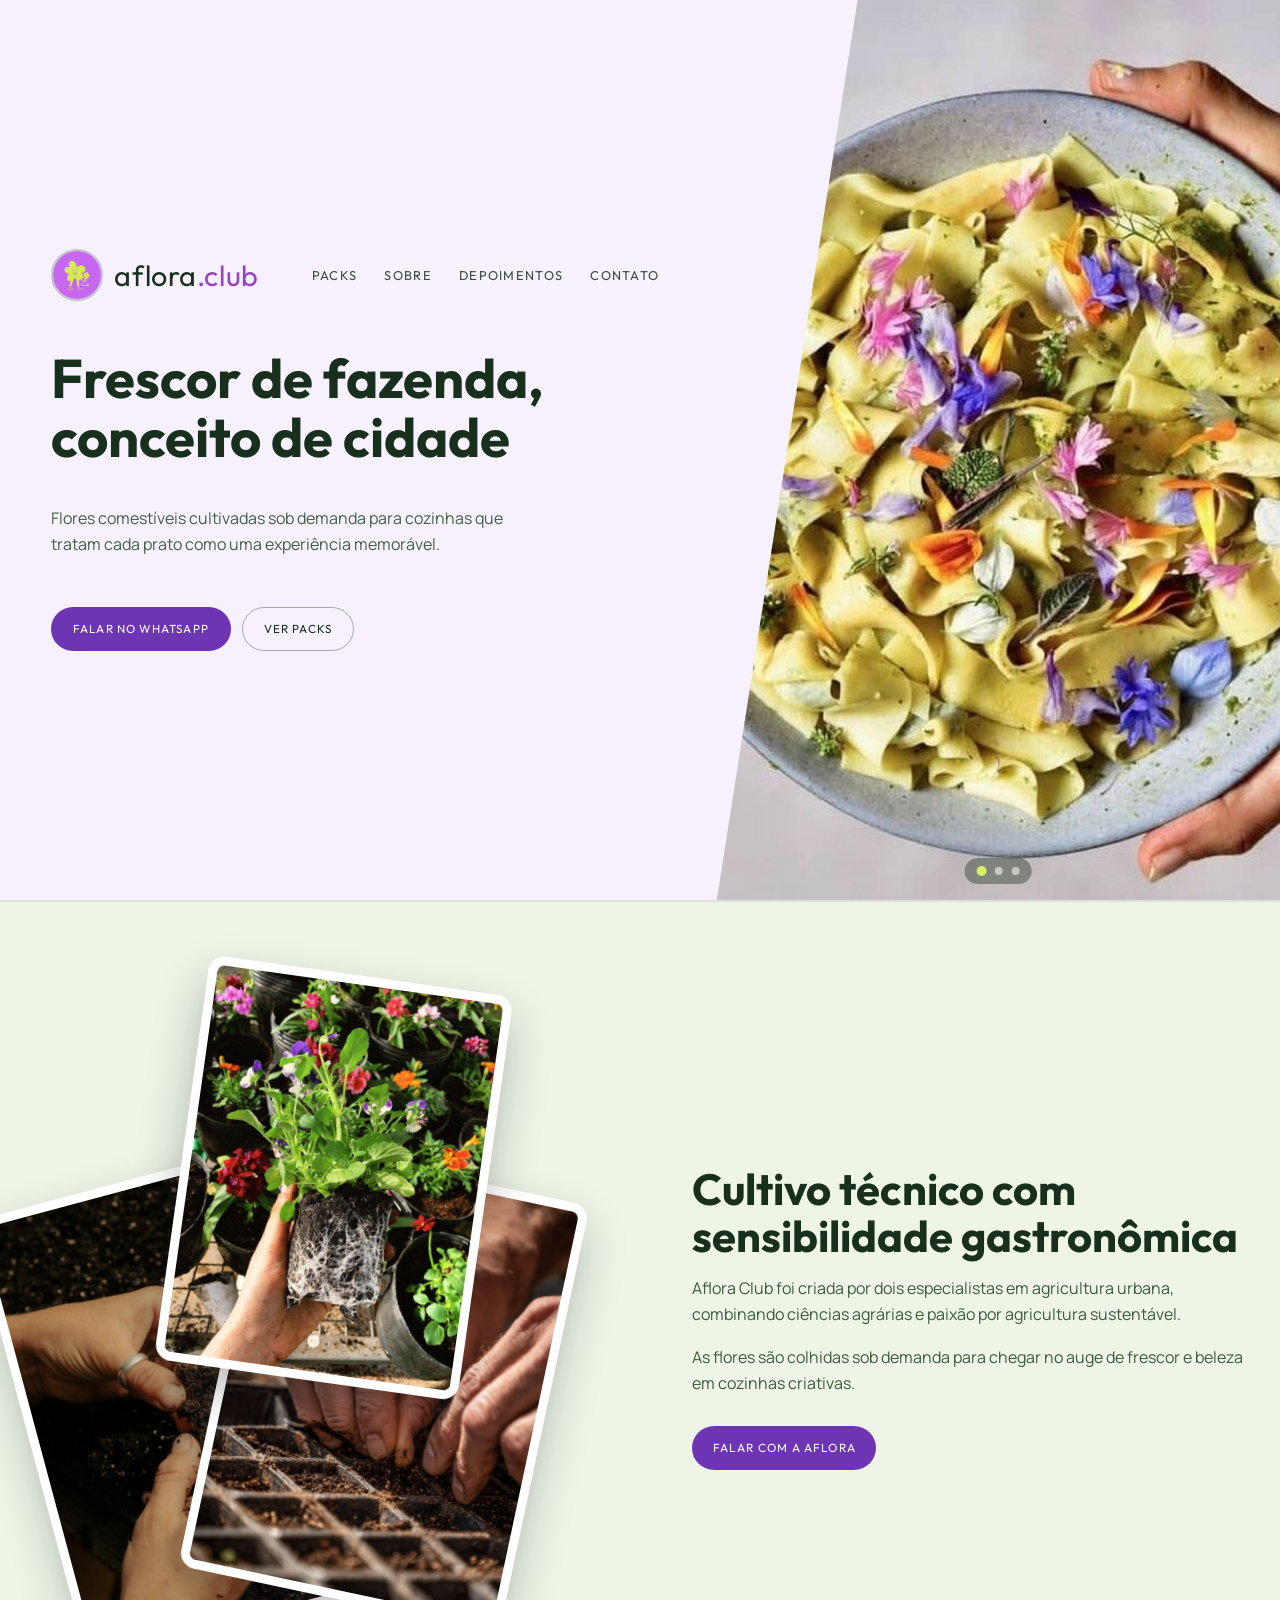
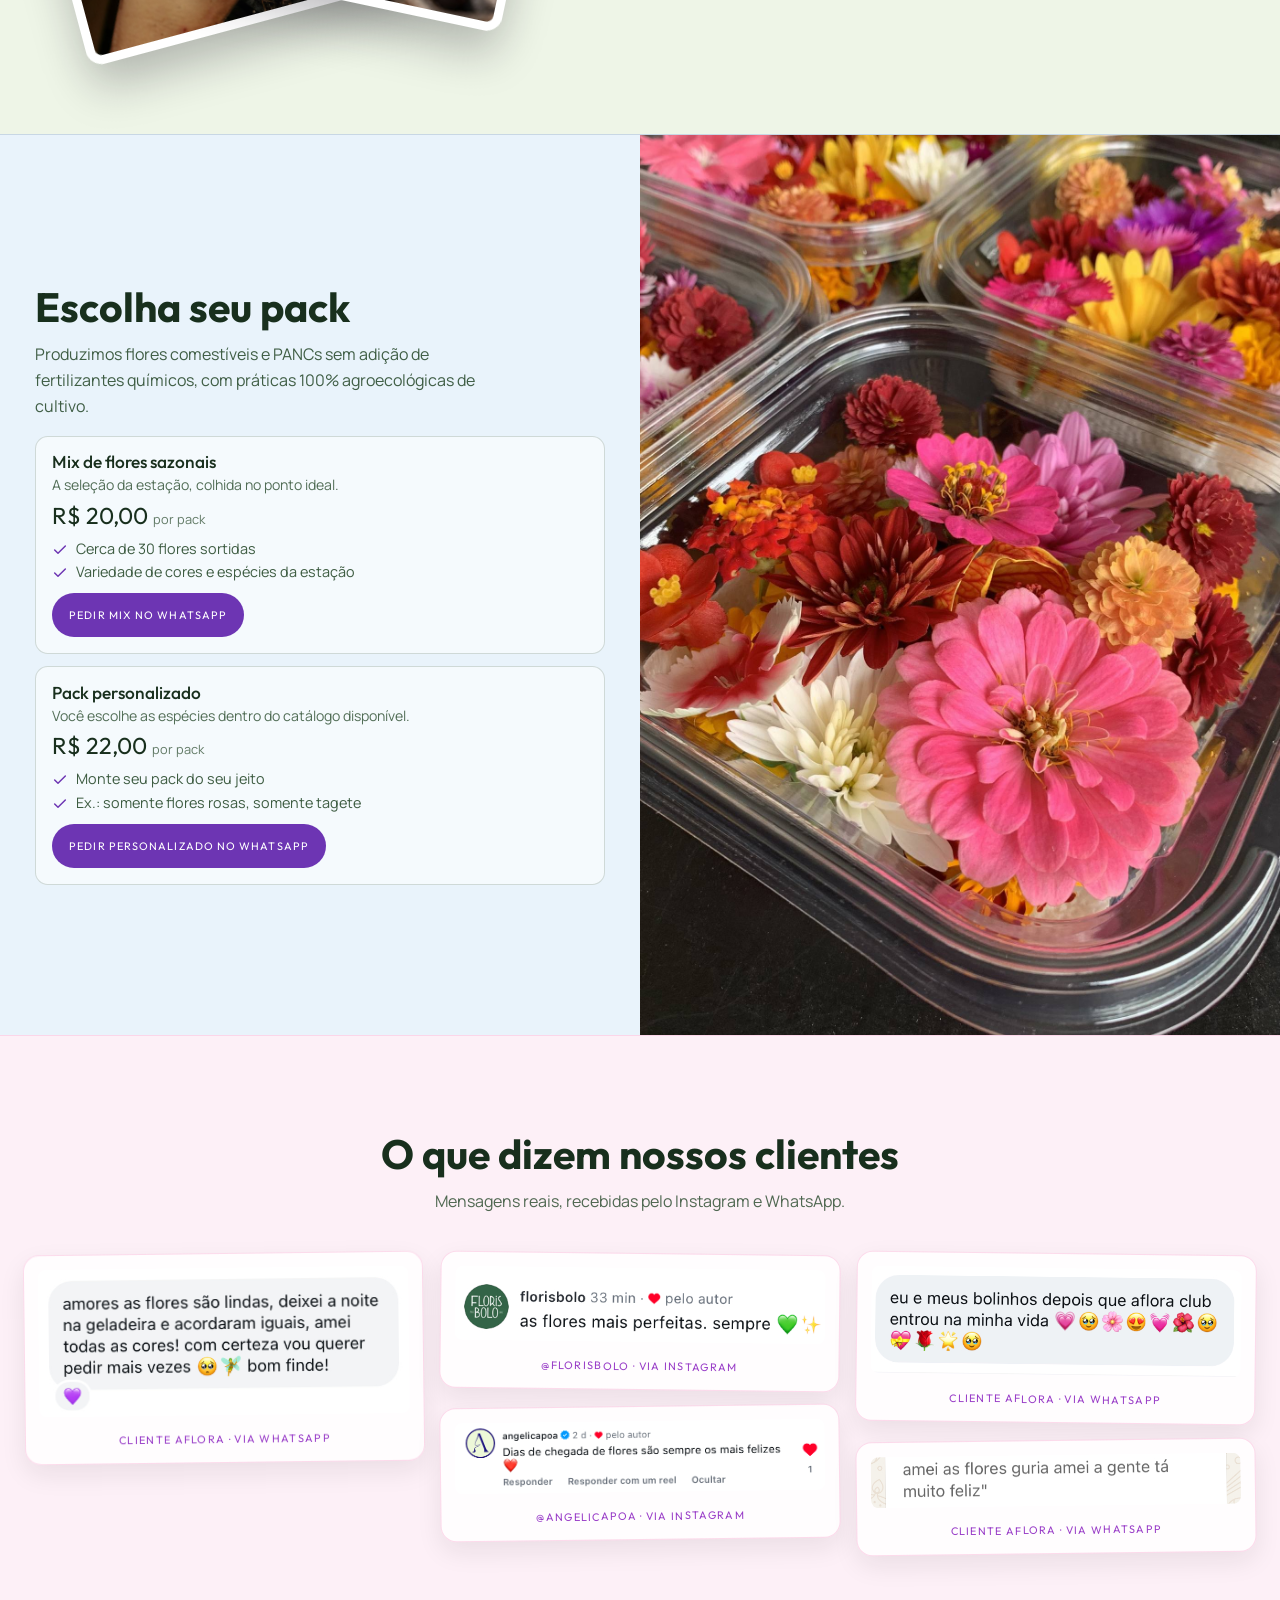
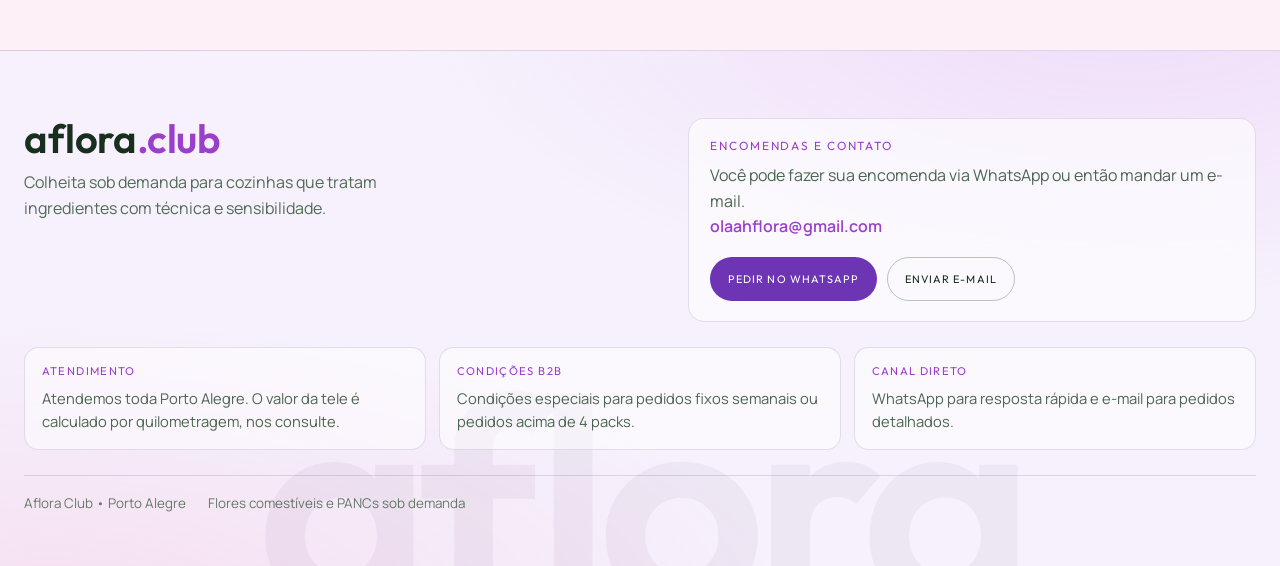
<file: index.html>
<!doctype html>
<html lang="pt-BR">
  <head>
    <meta charset="UTF-8" />
    <meta name="viewport" content="width=device-width, initial-scale=1.0" />
    <title>Aflora Club | Flores comestíveis para restaurantes, cafés e hotéis</title>
    <meta name="description" content="Aflora Club: flores comestíveis e PANCs colhidas sob demanda para restaurantes, cafés e hotéis em Porto Alegre." />
    <link rel="stylesheet" href="design-tokens-aflora.css" />
    <link rel="preconnect" href="https://fonts.googleapis.com" />
    <link rel="preconnect" href="https://fonts.gstatic.com" crossorigin />
    <link href="https://fonts.googleapis.com/css2?family=Outfit:wght@300;400;500;600&family=Manrope:wght@400;500;600&display=swap" rel="stylesheet" />
    <style>
      * { box-sizing: border-box; margin: 0; padding: 0; }
      html { scroll-behavior: smooth; }
      body { font-family: var(--font-body); background: #eef5e7; color: #234527; overflow-x: hidden; }
      a { color: inherit; text-decoration: none; }

      :focus-visible { outline: 3px solid #6d35b3; outline-offset: 3px; border-radius: 4px; }
      .skip-link { position: absolute; left: 1rem; top: -100px; z-index: 100; background: #182f1d; color: #fff; padding: 0.7rem 1.2rem; border-radius: 999px; transition: top 0.2s ease; }
      .skip-link:focus { top: 1rem; }

      .hero-v11 { min-height: 100dvh; display: flex; flex-direction: column; background: #f6f1fc; border-bottom: 1px solid rgba(80, 56, 109, 0.12); }
      @media (min-width: 900px) { .hero-v11 { flex-direction: row; } }
      .hero-v11__content { width: 100%; min-height: 100dvh; padding: clamp(1.8rem, 4vw, 4rem); display: flex; flex-direction: column; justify-content: center; gap: 1rem; text-align: center; align-items: center; }
      @media (min-width: 900px) { .hero-v11__content { flex: 1; } }
      .hero-v11__top { display: flex; align-items: center; justify-content: space-between; margin-bottom: 2rem; width: 100%; }
      .hero-v11__brand { display: inline-flex; align-items: center; gap: 0.7rem; }
      .hero-v11__brand img { width: 52px; height: 52px; border-radius: 50%; object-fit: cover; border: 2px solid rgba(35, 69, 39, 0.24); }
      .hero-v11__brand-name { font-family: var(--font-display); font-size: 1.8rem; letter-spacing: 0.02em; color: #182f1d; text-transform: lowercase; }
      .hero-v11__brand-club { color: #9a3fc8; }
      .hero-v11__nav ul { list-style: none; display: flex; gap: 0.9rem; }
      .hero-v11__nav a { display: inline-block; padding: 0.55rem 0.4rem; font-family: var(--font-display); text-transform: uppercase; font-size: 0.8rem; letter-spacing: 0.1em; color: rgba(24, 47, 29, 0.85); transition: color 0.2s ease; }
      .hero-v11__nav a:hover { color: #182f1d; }

      .hero-v11__title { font-family: var(--font-display); font-size: clamp(2rem, 4.5vw, 3.4rem); line-height: 1.08; color: #182f1d; max-width: 18ch; text-align: center; }
      .hero-v11__lede { margin-top: 1.45rem; max-width: 46ch; line-height: 1.6; color: rgba(35, 69, 39, 0.85); text-align: center; }
      .hero-v11__actions { margin-top: 2.1rem; display: flex; flex-wrap: wrap; gap: 0.7rem; justify-content: center; }
      .hero-v11__btn { display: inline-flex; align-items: center; justify-content: center; min-height: 44px; padding: 0.8rem 1.3rem; border-radius: 999px; background: #6d35b3; color: #fff; border: 1px solid rgba(109, 53, 179, 0.45); font-family: var(--font-display); text-transform: uppercase; font-size: 0.73rem; letter-spacing: 0.1em; transition: background-color 0.2s ease, border-color 0.2s ease; }
      .hero-v11__btn:hover { background: #5b2a99; }
      .hero-v11__btn--ghost { background: transparent; border-color: rgba(24, 47, 29, 0.35); color: #182f1d; }
      .hero-v11__btn--ghost:hover { background: rgba(24, 47, 29, 0.06); }

      .hero-v11__visual { width: 100%; min-height: min(52dvh, 420px); position: relative; overflow: hidden; touch-action: pan-y; animation: heroV11ClipOut 1.1s cubic-bezier(0.08, 0.82, 0.17, 1) forwards; }
      @media (min-width: 900px) { .hero-v11__visual { width: 44%; max-width: 736px; flex-shrink: 0; min-height: 100dvh; } }
      .hero-v11__carousel, .hero-v11__slide { position: absolute; inset: 0; }
      .hero-v11__slide { opacity: 0; transition: opacity 0.8s ease; }
      .hero-v11__slide.is-active { opacity: 1; }
      .hero-v11__slide img { width: 100%; height: 100%; object-fit: cover; }
      .hero-v11__dots { position: absolute; left: 50%; bottom: 1rem; transform: translateX(-50%); display: flex; gap: 0.45rem; z-index: 2; background: rgba(24, 47, 29, 0.4); padding: 0.5rem 0.7rem; border-radius: 999px; }
      .hero-v11__dot { width: 30px; height: 30px; margin: -10px; display: inline-flex; align-items: center; justify-content: center; background: none; border: none; cursor: pointer; }
      .hero-v11__dot::before { content: ""; width: 8px; height: 8px; border-radius: 50%; background: rgba(255, 255, 255, 0.55); transition: background-color 0.2s ease, transform 0.2s ease; }
      .hero-v11__dot:hover::before { background: rgba(255, 255, 255, 0.9); }
      .hero-v11__dot[aria-current="true"]::before { background: #d7f05b; transform: scale(1.25); }
      @keyframes heroV11ClipOut { from { clip-path: polygon(100% 0%, 100% 0%, 100% 100%, 100% 100%); } to { clip-path: polygon(25% 0%, 100% 0%, 100% 100%, 0% 100%); } }
      .hero-v11-reveal { opacity: 0; transform: translate3d(0, 16px, 0); animation: reveal 0.55s cubic-bezier(0.16, 1, 0.3, 1) forwards; }
      .delay-1 { animation-delay: 0.2s; } .delay-2 { animation-delay: 0.4s; } .delay-3 { animation-delay: 0.55s; }
      @keyframes reveal { to { opacity: 1; transform: none; } }
      @media (max-width: 899px) {
        .hero-v11 {
          min-height: auto;
        }
        .hero-v11__content {
          min-height: auto;
          padding: 1.1rem 1.2rem 1.5rem;
          gap: 0.9rem;
        }
        .hero-v11__top {
          flex-direction: column;
          justify-content: flex-start;
          gap: 0.9rem;
          margin-bottom: 1.1rem;
        }
        .hero-v11__nav ul {
          gap: 0.6rem;
          justify-content: center;
        }
        .hero-v11__title {
          text-align: center;
          margin-left: auto;
          margin-right: auto;
          max-width: min(18ch, 100%);
        }
        .hero-v11__lede {
          text-align: center;
          margin-left: auto;
          margin-right: auto;
          margin-top: 0.9rem;
          max-width: min(46ch, 100%);
        }
        .hero-v11__actions {
          flex-direction: column;
          align-items: stretch;
          justify-content: center;
          margin-top: 1.3rem;
          gap: 0.6rem;
        }
        .hero-v11__btn {
          width: 100%;
        }
        .hero-v11__visual {
          min-height: min(56dvh, 460px);
          animation: none;
          clip-path: none;
        }
        .hero-v11__dot::before {
          width: 9px;
          height: 9px;
        }
        .hero-v11__slide img {
          object-position: center center !important;
        }
      }

      .about-section { background: #eef5e7; color: #234527; border-top: 1px solid rgba(35, 69, 39, 0.1); overflow: hidden; }
      .about-wrap { width: min(1320px, calc(100% - 3rem)); margin: 0 auto; padding: clamp(3.5rem, 8vw, 6rem) 0; display: grid; grid-template-columns: 1.05fr 1fr; gap: clamp(2rem, 6vw, 5rem); align-items: center; }
      @media (max-width: 980px) { .about-wrap { grid-template-columns: 1fr; } }
      .about-media { position: relative; min-height: clamp(420px, 50vw, 700px); }
      .about-photo { position: absolute; border-radius: 1rem; border: 9px solid #fff; box-shadow: 0 22px 45px rgba(25, 22, 31, 0.28); object-fit: cover; }
      .about-photo--one { width: clamp(200px, 28vw, 346px); aspect-ratio: 3 / 4; left: -2%; bottom: 0%; transform: rotate(-15deg) translate3d(var(--parallax-x, 0px), var(--parallax-y, 0px), 0); }
      .about-photo--two { width: clamp(186px, 25vw, 306px); aspect-ratio: 3 / 4; left: 28%; top: -3%; z-index: 2; transform: rotate(8deg) translate3d(var(--parallax-x, 0px), var(--parallax-y, 0px), 0); }
      .about-photo--three { width: clamp(191px, 27vw, 328px); aspect-ratio: 3 / 4; right: 4%; bottom: 2%; transform: rotate(12deg) translate3d(var(--parallax-x, 0px), var(--parallax-y, 0px), 0); }
      .about-title { font-family: var(--font-display); font-size: clamp(1.8rem, 3.4vw, 3rem); line-height: 1.06; color: #182f1d; text-align: center; }
      .about-text { margin-top: 1rem; line-height: 1.66; color: rgba(35, 69, 39, 0.88); text-align: center; }
      .about-cta { margin: 1.8rem auto 0; display: flex; width: fit-content; min-height: 44px; align-items: center; padding: 0.78rem 1.2rem; border-radius: 999px; background: #6d35b3; color: #fff; border: 1px solid rgba(109, 53, 179, 0.45); font-family: var(--font-display); text-transform: uppercase; font-size: 0.74rem; letter-spacing: 0.1em; transition: background-color 0.2s ease; }
      .about-cta:hover { background: #5b2a99; }

      .packs-split { background: #e9f3fb; border-top: 1px solid rgba(50, 88, 122, 0.18); }
      .packs-split__grid { display: grid; grid-template-columns: 1fr 1fr; height: 100dvh; }
      @media (max-width: 980px) { .packs-split__grid { grid-template-columns: 1fr; height: auto; } .packs-split__media { order: -1; min-height: 0; height: auto; aspect-ratio: 9 / 8; } }
      .packs-split__copy { padding: clamp(1.4rem, 3vw, 2.4rem) clamp(1.2rem, 3vw, 2.2rem); display: flex; flex-direction: column; justify-content: center; background: #e9f3fb; align-items: center; text-align: center; }
      .packs-split__title { font-family: var(--font-display); font-size: clamp(1.65rem, 3.2vw, 2.65rem); line-height: 1.08; color: #182f1d; text-align: center; }
      .packs-split__sub { margin-top: 0.8rem; color: rgba(35, 69, 39, 0.86); line-height: 1.62; max-width: 48ch; text-align: center; }
      .packs-split__options { margin-top: 1rem; display: grid; gap: 0.75rem; width: 100%; }
      .packs-split__option { padding: 0.9rem 1rem 1rem; border: 1px solid rgba(35, 69, 39, 0.18); border-radius: 0.8rem; background: rgba(255, 255, 255, 0.55); text-align: center; }
      .pack-option__name { font-family: var(--font-display); font-size: 1.08rem; font-weight: 500; color: #182f1d; }
      .pack-option__desc { margin-top: 0.2rem; font-size: 0.88rem; color: rgba(35, 69, 39, 0.78); }
      .pack-option__price { margin-top: 0.4rem; font-family: var(--font-display); font-size: 1.45rem; color: #182f1d; }
      .pack-option__price span { font-family: var(--font-body); font-size: 0.8rem; color: rgba(35, 69, 39, 0.7); }
      .pack-option__list { margin: 0.55rem auto 0; list-style: none; display: grid; gap: 0.3rem; width: fit-content; }
      .pack-option__list li { display: flex; align-items: flex-start; gap: 0.5rem; font-size: 0.9rem; color: rgba(35, 69, 39, 0.88); text-align: left; }
      .pack-option__list svg { width: 16px; height: 16px; color: #6d35b3; flex-shrink: 0; margin-top: 3px; }
      .packs-split__option .pack-card__cta { margin-top: 0.75rem; }
      .pack-card__cta { display: inline-flex; align-items: center; justify-content: center; min-height: 44px; padding: 0.62rem 1rem; border-radius: 999px; border: 1px solid rgba(109, 53, 179, 0.45); background: #6d35b3; color: #fff; text-transform: uppercase; font-family: var(--font-display); font-size: 0.68rem; letter-spacing: 0.1em; transition: background-color 0.2s ease; }
      .pack-card__cta:hover { background: #5b2a99; }
      .packs-split__media { position: relative; overflow: hidden; background: #dcecf8; align-self: stretch; min-height: 100%; height: auto; }
      .packs-split__media img { width: 100%; height: 100%; object-fit: cover; object-position: center 65%; display: block; }

      .depo-section { background: #fdf0f7; border-top: 1px solid rgba(240, 95, 168, 0.18); }
      .depo-wrap { width: min(1320px, calc(100% - 3rem)); margin: 0 auto; padding: clamp(3.5rem, 8vw, 6rem) 0; }
      .depo-title { font-family: var(--font-display); font-size: clamp(1.65rem, 3.2vw, 2.65rem); line-height: 1.08; color: #182f1d; text-align: center; }
      .depo-sub { margin: 0.8rem auto 0; max-width: 48ch; color: rgba(35, 69, 39, 0.8); line-height: 1.62; text-align: center; }
      .depo-grid { margin-top: 2.4rem; columns: 3 280px; column-gap: 1rem; }
      .depo-card { break-inside: avoid; margin-bottom: 1rem; background: rgba(255, 255, 255, 0.85); border: 1px solid rgba(240, 95, 168, 0.22); border-radius: 1rem; padding: 0.9rem 0.9rem 1rem; text-align: center; box-shadow: 0 10px 26px rgba(25, 22, 31, 0.08); transition: border-color 0.2s ease, transform 0.25s ease; }
      .depo-card:nth-child(odd) { transform: rotate(-0.7deg); }
      .depo-card:nth-child(even) { transform: rotate(0.7deg); }
      .depo-card:hover { border-color: rgba(240, 95, 168, 0.45); transform: rotate(0deg); }
      .depo-card img { width: 100%; height: auto; border-radius: 0.5rem; }
      .depo-card figcaption { margin-top: 0.75rem; font-family: var(--font-display); text-transform: uppercase; letter-spacing: 0.12em; font-size: 0.68rem; color: #9a3fc8; }
      @media (max-width: 980px) {
        .depo-grid {
          display: flex;
          overflow-x: auto;
          scroll-snap-type: x mandatory;
          gap: 0.8rem;
          padding: 0.2rem 0.2rem 1rem;
          scrollbar-width: thin;
          scrollbar-color: rgba(240, 95, 168, 0.45) transparent;
        }
        .depo-card { flex: 0 0 min(86%, 340px); scroll-snap-align: center; margin-bottom: 0; }
        .depo-card:nth-child(odd), .depo-card:nth-child(even) { transform: none; }
      }
      @media (prefers-reduced-motion: reduce) { .depo-card { transition: none; } }

      .site-footer {
        position: relative;
        overflow: hidden;
        background:
          radial-gradient(125% 130% at 88% -8%, rgba(199, 104, 241, 0.14) 0%, rgba(199, 104, 241, 0) 44%),
          radial-gradient(120% 120% at 4% 110%, rgba(240, 95, 168, 0.12) 0%, rgba(240, 95, 168, 0) 48%),
          #f6f1fc;
        color: #182f1d;
        border-top: 1px solid rgba(80, 56, 109, 0.14);
      }
      .footer-watermark {
        position: absolute;
        left: 50%;
        bottom: -0.16em;
        transform: translateX(-50%);
        font-family: var(--font-display);
        font-weight: 600;
        font-size: clamp(5rem, 23vw, 19rem);
        line-height: 0.78;
        letter-spacing: -0.04em;
        color: rgba(80, 56, 109, 0.06);
        white-space: nowrap;
        pointer-events: none;
        user-select: none;
      }
      .footer-wrap { position: relative; z-index: 1; width: min(1320px, calc(100% - 3rem)); margin: 0 auto; padding: clamp(2.8rem, 6vw, 4.2rem) 0 clamp(2.4rem, 5vw, 3.4rem); }
      .footer-top { display: grid; grid-template-columns: 1.1fr 1fr; gap: 1.8rem 2.5rem; align-items: start; text-align: center; }
      .footer-brand { font-family: var(--font-display); font-weight: 600; font-size: clamp(1.7rem, 3.2vw, 2.5rem); line-height: 1.02; letter-spacing: -0.01em; color: #182f1d; text-align: center; }
      .footer-brand__dot { color: #9a3fc8; }
      .footer-tagline { margin: 0.7rem auto 0; color: rgba(35, 69, 39, 0.78); line-height: 1.6; max-width: 44ch; text-align: center; }
      .footer-contact { background: rgba(255, 255, 255, 0.6); border: 1px solid rgba(80, 56, 109, 0.14); border-radius: 1rem; padding: 1.2rem 1.3rem; }
      .footer-contact__title { font-family: var(--font-display); font-size: 0.74rem; letter-spacing: 0.16em; text-transform: uppercase; color: #9a3fc8; text-align: center; }
      .footer-contact__text { margin-top: 0.6rem; color: rgba(35, 69, 39, 0.82); line-height: 1.6; text-align: center; }
      .footer-email { color: #9a3fc8; font-weight: 600; }
      .footer-actions { margin-top: 1.1rem; display: flex; flex-wrap: wrap; gap: 0.6rem; justify-content: center; }
      .footer-btn { display: inline-flex; align-items: center; justify-content: center; min-height: 44px; border: 1px solid rgba(35, 69, 39, 0.3); border-radius: 999px; padding: 0.66rem 1.05rem; font-family: var(--font-display); font-size: 0.68rem; letter-spacing: 0.1em; text-transform: uppercase; color: #182f1d; transition: transform 0.2s cubic-bezier(0.16, 1, 0.3, 1), background-color 0.2s ease; }
      .footer-btn:hover { background: rgba(35, 69, 39, 0.06); }
      .footer-btn:active { transform: translateY(1px); }
      .footer-btn--primary { background: #6d35b3; border-color: rgba(109, 53, 179, 0.45); color: #fff; }
      .footer-btn--primary:hover { background: #5b2a99; }
      .footer-cards { margin-top: 1.6rem; display: grid; grid-template-columns: repeat(3, minmax(0, 1fr)); gap: 0.8rem; }
      .footer-card { border: 1px solid rgba(80, 56, 109, 0.14); background: rgba(255, 255, 255, 0.5); padding: 1rem 1.05rem; border-radius: 0.9rem; transition: border-color 0.2s ease, background 0.2s ease; }
      .footer-card:hover { border-color: rgba(199, 104, 241, 0.45); background: rgba(255, 255, 255, 0.78); }
      .footer-card__label { font-family: var(--font-display); font-size: 0.7rem; letter-spacing: 0.12em; text-transform: uppercase; color: #9a3fc8; text-align: center; }
      .footer-card__text { margin-top: 0.55rem; color: rgba(35, 69, 39, 0.82); line-height: 1.55; font-size: 0.92rem; text-align: center; }
      .footer-bottom { margin-top: 1.6rem; padding-top: 1.1rem; border-top: 1px solid rgba(80, 56, 109, 0.16); display: flex; justify-content: center; flex-wrap: wrap; gap: 0.5rem 1.4rem; color: rgba(35, 69, 39, 0.68); font-size: 0.84rem; text-align: center; }
      @media (max-width: 980px) { .footer-top { grid-template-columns: 1fr; } .footer-cards { grid-template-columns: 1fr; } }
      @media (min-width: 900px) {
        .hero-v11__content { text-align: left; align-items: flex-start; }
        .hero-v11__title,
        .hero-v11__lede { text-align: left; }
        .hero-v11__actions { justify-content: flex-start; }
        .about-title,
        .about-text { text-align: left; }
        .about-cta { margin-left: 0; margin-right: 0; }
        .packs-split__copy { align-items: flex-start; text-align: left; }
        .packs-split__title,
        .packs-split__sub,
        .packs-split__option { text-align: left; }
        .pack-option__list { margin-left: 0; margin-right: 0; }
        .footer-top,
        .footer-brand,
        .footer-tagline,
        .footer-contact__title,
        .footer-contact__text,
        .footer-card__label,
        .footer-card__text,
        .footer-bottom { text-align: left; }
        .footer-tagline { margin-left: 0; margin-right: 0; }
        .footer-actions,
        .footer-bottom { justify-content: flex-start; }
      }

      .wa-float {
        position: fixed; right: 1.2rem; bottom: 1.2rem; z-index: 60;
        width: 56px; height: 56px;
        display: inline-flex; align-items: center; justify-content: center;
        background: #25d366; color: #fff;
        border-radius: 50%;
        box-shadow: 0 14px 30px rgba(24, 47, 29, 0.3);
        opacity: 0; transform: translateY(14px); pointer-events: none;
        transition: opacity 0.3s ease, transform 0.3s ease, background-color 0.2s ease;
      }
      .wa-float.is-visible { opacity: 1; transform: none; pointer-events: auto; }
      .wa-float:hover { background: #1fbf5b; }
      .wa-float svg { width: 28px; height: 28px; }

      @media (prefers-reduced-motion: reduce) {
        html { scroll-behavior: auto; }
        .hero-v11__visual, .hero-v11-reveal { animation: none; }
        .hero-v11__slide { transition: none; }
        .wa-float { transition: none; }
        .about-photo--one, .about-photo--two, .about-photo--three { --parallax-x: 0px !important; --parallax-y: 0px !important; }
      }
    </style>
  </head>
  <body>
    <a class="skip-link" href="#conteudo">Pular para o conteúdo</a>
    <main id="conteudo">
    <section class="hero-v11">
      <div class="hero-v11__content">
        <div class="hero-v11__top hero-v11-reveal delay-1">
          <a class="hero-v11__brand" href="#" aria-label="aflora.club">
            <img src="images/logo.png" alt="Logo Aflora Club" />
            <span class="hero-v11__brand-name">aflora<span class="hero-v11__brand-club">.club</span></span>
          </a>
          <nav class="hero-v11__nav" aria-label="Navegação principal">
            <ul>
              <li><a href="#packs">Packs</a></li>
              <li><a href="#sobre">Sobre</a></li>
              <li><a href="#depoimentos">Depoimentos</a></li>
              <li><a href="#contato">Contato</a></li>
            </ul>
          </nav>
        </div>
        <h1 class="hero-v11__title hero-v11-reveal delay-2">Frescor de fazenda, conceito de cidade</h1>
        <p class="hero-v11__lede hero-v11-reveal delay-3">Flores comestíveis cultivadas sob demanda para cozinhas que tratam cada prato como uma experiência memorável.</p>
        <div class="hero-v11__actions hero-v11-reveal delay-3">
          <a class="hero-v11__btn" href="https://wa.me/5551997229661" target="_blank" rel="noopener noreferrer">Falar no WhatsApp</a>
          <a class="hero-v11__btn hero-v11__btn--ghost" href="#packs">Ver packs</a>
        </div>
      </div>
      <div class="hero-v11__visual" aria-label="Imagens em destaque">
        <div class="hero-v11__carousel">
          <div class="hero-v11__slide is-active"><img src="images/novas/hero1-sq.jpg" alt="Prato de pappardelle finalizado com flores comestíveis da Aflora Club" fetchpriority="high" style="object-position: center;" /></div>
          <div class="hero-v11__slide"><img src="images/deepthi-clicks-6etgAmZraLQ-unsplash-pequena.jpg" alt="Drink autoral com espuma decorado com tagete comestível da Aflora Club" loading="lazy" style="object-position: calc(50% + 50px) center;" /></div>
          <div class="hero-v11__slide"><img src="images/novas/IMG_5036_sq.jpg" alt="Ostras no gelo decoradas com flores comestíveis da Aflora Club" loading="lazy" style="object-position: 69% center;" /></div>
        </div>
        <div class="hero-v11__dots" role="group" aria-label="Escolher imagem em destaque"></div>
      </div>
    </section>

    <section class="about-section" id="sobre">
      <div class="about-wrap">
        <div class="about-media" aria-hidden="true">
          <img class="about-photo about-photo--one" src="images/novas/6c646e7c1ca2a6707449d471b772c522.jpg" alt="" loading="lazy" data-parallax="0.28" />
          <img class="about-photo about-photo--two" src="images/novas/sobre-2-720.jpg" alt="" loading="lazy" data-parallax="0.56" />
          <img class="about-photo about-photo--three" src="images/novas/sobre-bandeja-3x4.jpg" alt="" loading="lazy" data-parallax="0.82" />
        </div>
        <div>
          <h2 class="about-title">Cultivo técnico com sensibilidade gastronômica</h2>
          <p class="about-text">Aflora Club foi criada por dois especialistas em agricultura urbana, combinando ciências agrárias e paixão por agricultura sustentável.</p>
          <p class="about-text">As flores são colhidas sob demanda para chegar no auge de frescor e beleza em cozinhas criativas.</p>
          <a class="about-cta" href="#contato">Falar com a Aflora</a>
        </div>
      </div>
    </section>

    <section class="packs-split" id="packs">
      <div class="packs-split__grid">
        <div class="packs-split__copy">
          <h2 class="packs-split__title">Escolha seu pack</h2>
          <p class="packs-split__sub">Produzimos flores comestíveis e PANCs sem adição de fertilizantes químicos, com práticas 100% agroecológicas de cultivo.</p>
          <div class="packs-split__options">
            <div class="packs-split__option">
              <h3 class="pack-option__name">Mix de flores sazonais</h3>
              <p class="pack-option__desc">A seleção da estação, colhida no ponto ideal.</p>
              <p class="pack-option__price">R$ 20,00 <span>por pack</span></p>
              <ul class="pack-option__list">
                <li>
                  <svg viewBox="0 0 24 24" fill="none" stroke="currentColor" stroke-width="2.2" stroke-linecap="round" stroke-linejoin="round" aria-hidden="true"><path d="M20 6 9 17l-5-5"/></svg>
                  Cerca de 30 flores sortidas
                </li>
                <li>
                  <svg viewBox="0 0 24 24" fill="none" stroke="currentColor" stroke-width="2.2" stroke-linecap="round" stroke-linejoin="round" aria-hidden="true"><path d="M20 6 9 17l-5-5"/></svg>
                  Variedade de cores e espécies da estação
                </li>
              </ul>
              <a
                class="pack-card__cta"
                href="https://wa.me/5551997229661?text=Ol%C3%A1%21%20Gostaria%20de%20mais%20informa%C3%A7%C3%B5es%20sobre%20o%20Mix%20de%20Flores%20Sazonais."
                target="_blank"
                rel="noopener noreferrer"
              >Pedir Mix no WhatsApp</a>
            </div>
            <div class="packs-split__option">
              <h3 class="pack-option__name">Pack personalizado</h3>
              <p class="pack-option__desc">Você escolhe as espécies dentro do catálogo disponível.</p>
              <p class="pack-option__price">R$ 22,00 <span>por pack</span></p>
              <ul class="pack-option__list">
                <li>
                  <svg viewBox="0 0 24 24" fill="none" stroke="currentColor" stroke-width="2.2" stroke-linecap="round" stroke-linejoin="round" aria-hidden="true"><path d="M20 6 9 17l-5-5"/></svg>
                  Monte seu pack do seu jeito
                </li>
                <li>
                  <svg viewBox="0 0 24 24" fill="none" stroke="currentColor" stroke-width="2.2" stroke-linecap="round" stroke-linejoin="round" aria-hidden="true"><path d="M20 6 9 17l-5-5"/></svg>
                  Ex.: somente flores rosas, somente tagete
                </li>
              </ul>
              <a
                class="pack-card__cta"
                href="https://wa.me/5551997229661?text=Ol%C3%A1%21%20Quero%20montar%20um%20Pack%20personalizado%20%28R%24%2022%2C00%29.%20Pode%20me%20ajudar%20com%20as%20esp%C3%A9cies%20dispon%C3%ADveis%3F"
                target="_blank"
                rel="noopener noreferrer"
              >Pedir Personalizado no WhatsApp</a>
            </div>
          </div>

        </div>
        <div class="packs-split__media">
          <img src="images/novas/IMG_4783.jpg" alt="Packs de flores comestíveis sortidas da Aflora Club" loading="lazy" />
        </div>
      </div>
    </section>

    <section class="depo-section" id="depoimentos">
      <div class="depo-wrap">
        <h2 class="depo-title">O que dizem nossos clientes</h2>
        <p class="depo-sub">Mensagens reais, recebidas pelo Instagram e WhatsApp.</p>
        <div class="depo-grid">
          <figure class="depo-card">
            <img src="images/depoimentos/depo10.PNG" alt="Depoimento no WhatsApp: amores, as flores são lindas, deixei a noite na geladeira e acordaram iguais, amei todas as cores! Com certeza vou querer pedir mais vezes" loading="lazy" />
            <figcaption>Cliente Aflora · via WhatsApp</figcaption>
          </figure>
          <figure class="depo-card">
            <img src="images/depoimentos/depo1.PNG" alt="Comentário no Instagram de @florisbolo: as flores mais perfeitas. sempre" loading="lazy" />
            <figcaption>@florisbolo · via Instagram</figcaption>
          </figure>
          <figure class="depo-card">
            <img src="images/depoimentos/depo3.PNG" alt="Comentário no Instagram de @angelicapoa: dias de chegada de flores são sempre os mais felizes" loading="lazy" />
            <figcaption>@angelicapoa · via Instagram</figcaption>
          </figure>
          <figure class="depo-card">
            <img src="images/depoimentos/depo4.PNG" alt="Depoimento no WhatsApp: eu e meus bolinhos depois que aflora club entrou na minha vida" loading="lazy" />
            <figcaption>Cliente Aflora · via WhatsApp</figcaption>
          </figure>
          <figure class="depo-card">
            <img src="images/depoimentos/depo9.PNG" alt="Depoimento no WhatsApp: amei as flores guria, amei, a gente tá muito feliz" loading="lazy" />
            <figcaption>Cliente Aflora · via WhatsApp</figcaption>
          </figure>
        </div>
      </div>
    </section>
    </main>

    <footer class="site-footer" id="contato">
      <span class="footer-watermark" aria-hidden="true">aflora</span>
      <div class="footer-wrap">
        <div class="footer-top">
          <div>
            <h2 class="footer-brand">aflora<span class="footer-brand__dot">.club</span></h2>
            <p class="footer-tagline">Colheita sob demanda para cozinhas que tratam ingredientes com técnica e sensibilidade.</p>
          </div>
          <div class="footer-contact">
            <p class="footer-contact__title">Encomendas e contato</p>
            <p class="footer-contact__text">
              Você pode fazer sua encomenda via WhatsApp ou então mandar um e-mail.
              <br />
              <strong class="footer-email">olaahflora@gmail.com</strong>
            </p>
            <div class="footer-actions">
              <a class="footer-btn footer-btn--primary" href="https://wa.me/5551997229661?text=Ol%C3%A1%21%20Quero%20fazer%20uma%20encomenda%20com%20a%20Aflora%20Club." target="_blank" rel="noopener noreferrer">Pedir no WhatsApp</a>
              <a class="footer-btn" href="mailto:olaahflora@gmail.com">Enviar e-mail</a>
            </div>
          </div>
        </div>
        <div class="footer-cards">
          <article class="footer-card">
            <p class="footer-card__label">Atendimento</p>
            <p class="footer-card__text">Atendemos toda Porto Alegre. O valor da tele é calculado por quilometragem, nos consulte.</p>
          </article>
          <article class="footer-card">
            <p class="footer-card__label">Condições B2B</p>
            <p class="footer-card__text">Condições especiais para pedidos fixos semanais ou pedidos acima de 4 packs.</p>
          </article>
          <article class="footer-card">
            <p class="footer-card__label">Canal direto</p>
            <p class="footer-card__text">WhatsApp para resposta rápida e e-mail para pedidos detalhados.</p>
          </article>
        </div>
        <div class="footer-bottom">
          <p>Aflora Club • Porto Alegre</p>
          <p>Flores comestíveis e PANCs sob demanda</p>
        </div>
      </div>
    </footer>

    <a class="wa-float" href="https://wa.me/5551997229661?text=Ol%C3%A1%21%20Quero%20fazer%20uma%20encomenda%20com%20a%20Aflora%20Club." target="_blank" rel="noopener noreferrer" aria-label="Conversar com a Aflora Club no WhatsApp">
      <svg viewBox="0 0 24 24" fill="currentColor" aria-hidden="true"><path d="M17.472 14.382c-.297-.149-1.758-.867-2.03-.967-.273-.099-.471-.148-.67.15-.197.297-.767.966-.94 1.164-.173.199-.347.223-.644.075-.297-.15-1.255-.463-2.39-1.475-.883-.788-1.48-1.761-1.653-2.059-.173-.297-.018-.458.13-.606.134-.133.298-.347.446-.52.149-.174.198-.298.298-.497.099-.198.05-.371-.025-.52-.075-.149-.669-1.612-.916-2.207-.242-.579-.487-.5-.669-.51-.173-.008-.371-.01-.57-.01-.198 0-.52.074-.792.372-.272.297-1.04 1.016-1.04 2.479 0 1.462 1.065 2.875 1.213 3.074.149.198 2.096 3.2 5.077 4.487.709.306 1.262.489 1.694.625.712.227 1.36.195 1.871.118.571-.085 1.758-.719 2.006-1.413.248-.694.248-1.289.173-1.413-.074-.124-.272-.198-.57-.347m-5.421 7.403h-.004a9.87 9.87 0 01-5.031-1.378l-.361-.214-3.741.982.998-3.648-.235-.374a9.86 9.86 0 01-1.51-5.26c.001-5.45 4.436-9.884 9.888-9.884 2.64 0 5.122 1.03 6.988 2.898a9.825 9.825 0 012.893 6.994c-.003 5.45-4.437 9.884-9.885 9.884m8.413-18.297A11.815 11.815 0 0012.05 0C5.495 0 .16 5.335.157 11.892c0 2.096.547 4.142 1.588 5.945L.057 24l6.305-1.654a11.882 11.882 0 005.683 1.448h.005c6.554 0 11.89-5.335 11.893-11.893a11.821 11.821 0 00-3.48-8.413z"/></svg>
    </a>

    <script>
      (function () {
        var root = document.querySelector(".hero-v11__visual");
        if (!root) return;
        var slides = root.querySelectorAll(".hero-v11__slide");
        if (slides.length < 2) return;
        var reduced = window.matchMedia("(prefers-reduced-motion: reduce)");
        var dotsBox = root.querySelector(".hero-v11__dots");
        var i = 0;
        var timer = null;
        var dots = [];

        function show(n) {
          slides[i].classList.remove("is-active");
          if (dots[i]) dots[i].setAttribute("aria-current", "false");
          i = n;
          slides[i].classList.add("is-active");
          if (dots[i]) dots[i].setAttribute("aria-current", "true");
        }
        function play() {
          if (reduced.matches || timer) return;
          timer = window.setInterval(function () { show((i + 1) % slides.length); }, 8000);
        }
        function pause() {
          if (timer) { window.clearInterval(timer); timer = null; }
        }

        if (dotsBox) {
          for (var d = 0; d < slides.length; d++) {
            (function (n) {
              var dot = document.createElement("button");
              dot.className = "hero-v11__dot";
              dot.type = "button";
              dot.setAttribute("aria-label", "Ir para imagem " + (n + 1) + " de " + slides.length);
              dot.setAttribute("aria-current", n === 0 ? "true" : "false");
              dot.addEventListener("click", function () { show(n); pause(); play(); });
              dotsBox.appendChild(dot);
              dots.push(dot);
            })(d);
          }
        }

        var startX = 0, startY = 0, swiping = false;
        root.addEventListener("touchstart", function (e) {
          if (e.touches.length !== 1) return;
          startX = e.touches[0].clientX;
          startY = e.touches[0].clientY;
          swiping = true;
          pause();
        }, { passive: true });
        root.addEventListener("touchend", function (e) {
          if (!swiping) return;
          swiping = false;
          var t = e.changedTouches[0];
          var dx = t.clientX - startX;
          var dy = t.clientY - startY;
          if (Math.abs(dx) > 40 && Math.abs(dx) > Math.abs(dy)) {
            if (dx < 0) show((i + 1) % slides.length);
            else show((i - 1 + slides.length) % slides.length);
          }
          play();
        }, { passive: true });
        root.addEventListener("touchcancel", function () { swiping = false; play(); }, { passive: true });

        root.addEventListener("mouseenter", pause);
        root.addEventListener("mouseleave", play);
        root.addEventListener("focusin", pause);
        root.addEventListener("focusout", play);
        document.addEventListener("visibilitychange", function () {
          if (document.hidden) pause(); else play();
        });
        play();
      })();

      (function () {
        var btn = document.querySelector(".wa-float");
        if (!btn) return;
        function onScroll() { btn.classList.toggle("is-visible", window.scrollY > 560); }
        window.addEventListener("scroll", onScroll, { passive: true });
        onScroll();
      })();

      (function () {
        var mq = window.matchMedia("(prefers-reduced-motion: reduce)");
        function allowed() { return !mq.matches && window.innerWidth >= 640; }
        function clamp(n, lo, hi) { return Math.max(lo, Math.min(hi, n)); }
        var about = document.querySelector(".about-section");
        var photos = about ? about.querySelectorAll(".about-photo[data-parallax]") : null;
        if (!about || !photos || !photos.length) return;
        var ticking = false;
        function tick() {
          ticking = false;
          if (!allowed()) {
            for (var i = 0; i < photos.length; i++) {
              photos[i].style.setProperty("--parallax-x", "0px");
              photos[i].style.setProperty("--parallax-y", "0px");
            }
            return;
          }
          var vh = window.innerHeight;
          var rect = about.getBoundingClientRect();
          var denom = Math.max(vh + rect.height * 1.05, 1);
          var u = clamp((vh * 0.55 - rect.top) / denom, -1, Math.min(1, rect.height / denom));
          var baseX = u * 220;
          var baseY = u * 85;
          for (var j = 0; j < photos.length; j++) {
            var f = parseFloat(photos[j].getAttribute("data-parallax"));
            if (isNaN(f)) f = 0.35;
            var dir = 0.35;
            if (photos[j].classList.contains("about-photo--one")) dir = -1;
            if (photos[j].classList.contains("about-photo--three")) dir = 1.15;
            var moveX = clamp(baseX * f * dir, -170, 170);
            var moveY = clamp(baseY * f * (dir === 0.35 ? 0.35 : 0.7), -55, 55);
            photos[j].style.setProperty("--parallax-x", moveX + "px");
            photos[j].style.setProperty("--parallax-y", moveY + "px");
          }
        }
        function requestTick() {
          if (!ticking) { ticking = true; requestAnimationFrame(tick); }
        }
        window.addEventListener("scroll", requestTick, { passive: true });
        window.addEventListener("resize", requestTick);
        if (mq.addEventListener) mq.addEventListener("change", requestTick);
        requestTick();
      })();
    </script>
  </body>
</html>
</file>
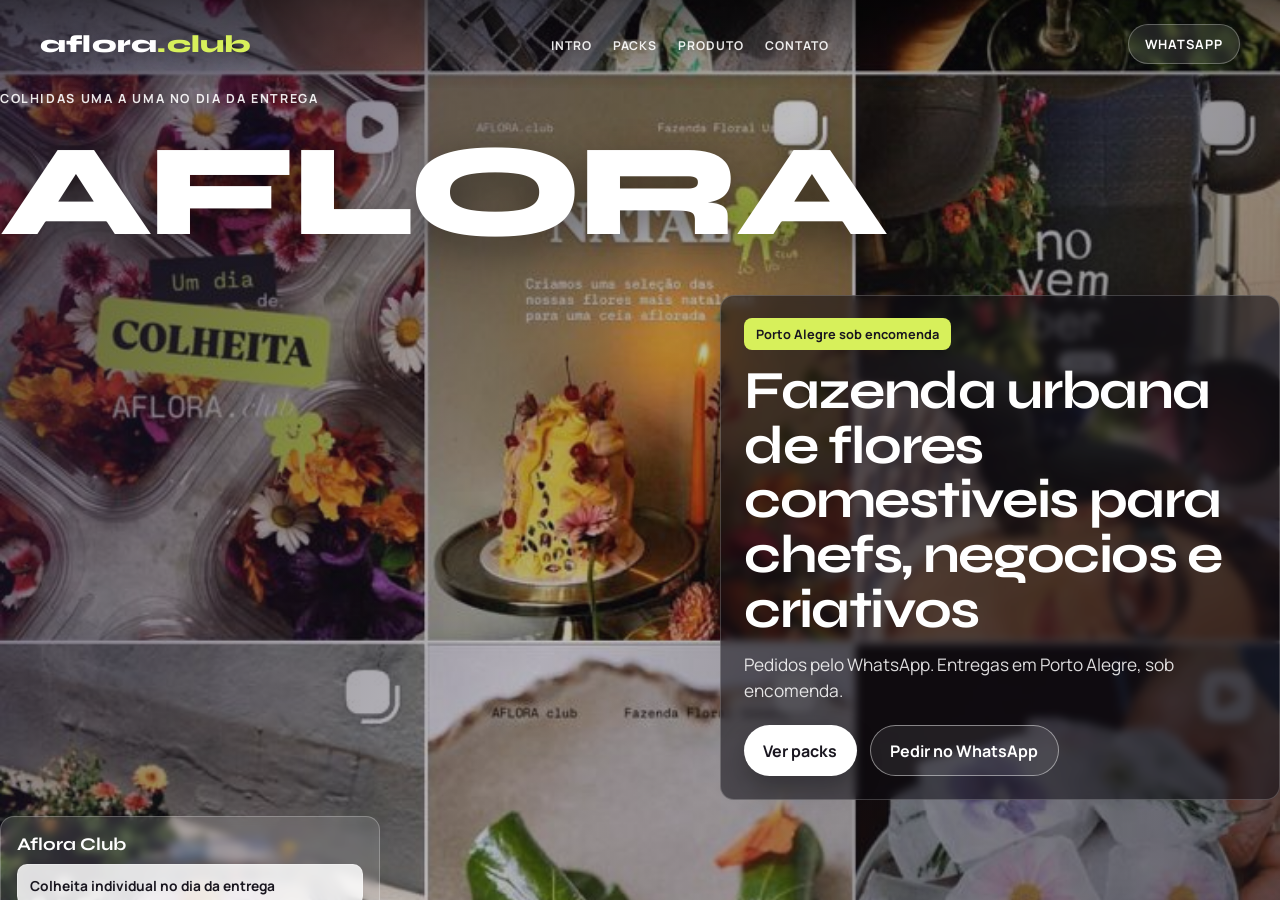
<file: index-1.html>
<!doctype html>
<html lang="pt-BR">
  <head>
    <meta charset="UTF-8" />
    <meta name="viewport" content="width=device-width, initial-scale=1.0" />
    <title>Aflora Club | Flores Comestiveis</title>
    <meta
      name="description"
      content="Flores comestiveis frescas para restaurantes, cafes e hoteis em Porto Alegre."
    />
    <link rel="preconnect" href="https://fonts.googleapis.com" />
    <link rel="preconnect" href="https://fonts.gstatic.com" crossorigin />
    <link
      href="https://fonts.googleapis.com/css2?family=Manrope:wght@400;500;600;700&family=Syne:wght@600;700;800&display=swap"
      rel="stylesheet"
    />
    <style>
      :root {
        --aflora-lilas-600: #a66bea;
        --aflora-lilas-800: #6d35b3;
        --aflora-lima-500: #d7f05b;
        --aflora-pink-500: #f05fa8;
        --aflora-cream-50: #fffdf8;
        --aflora-cream-100: #f8f4eb;
        --aflora-gray-600: #6b6872;
        --aflora-ink-900: #19161f;
        --aflora-white: #ffffff;
        --success-whatsapp: #25d366;
      }

      * {
        box-sizing: border-box;
        margin: 0;
        padding: 0;
      }

      body {
        font-family: "Manrope", sans-serif;
        color: var(--aflora-ink-900);
        background: #17161c;
        overflow-x: hidden;
      }

      .container {
        width: min(1200px, calc(100% - 3rem));
        margin: 0 auto;
      }

      .site-header {
        position: absolute;
        top: 0;
        left: 0;
        width: 100%;
        z-index: 20;
        background: linear-gradient(
          to bottom,
          rgba(0, 0, 0, 0.48),
          rgba(0, 0, 0, 0.02)
        );
      }

      .nav-wrap {
        min-height: 88px;
        display: flex;
        align-items: center;
        justify-content: space-between;
        gap: 2rem;
      }

      .brand {
        font-family: "Syne", sans-serif;
        font-size: clamp(1.1rem, 1rem + 0.65vw, 1.55rem);
        font-weight: 800;
        letter-spacing: 0.01em;
        color: var(--aflora-white);
        text-transform: lowercase;
        text-decoration: none;
        text-shadow: 0 6px 20px rgba(0, 0, 0, 0.35);
      }

      .brand span {
        color: var(--aflora-lima-500);
      }

      .main-nav ul {
        list-style: none;
        display: flex;
        align-items: center;
        gap: 1.3rem;
      }

      .main-nav a {
        text-decoration: none;
        color: rgba(255, 255, 255, 0.9);
        font-size: 0.76rem;
        font-weight: 700;
        letter-spacing: 0.08em;
        text-transform: uppercase;
        transition: color 0.2s ease;
      }

      .main-nav a:hover,
      .main-nav a:focus-visible {
        color: var(--aflora-lima-500);
        outline: none;
      }

      .btn {
        font-family: inherit;
        font-weight: 700;
        border: 0;
        border-radius: 999px;
        cursor: pointer;
        text-decoration: none;
        display: inline-flex;
        align-items: center;
        justify-content: center;
        gap: 0.5rem;
        transition:
          transform 0.18s ease,
          filter 0.18s ease,
          box-shadow 0.18s ease;
      }

      .btn:focus-visible {
        outline: 2px solid var(--aflora-lilas-800);
        outline-offset: 2px;
      }

      .btn:hover {
        transform: translateY(-2px);
      }

      .btn-whatsapp {
        background: rgba(255, 255, 255, 0.1);
        color: var(--aflora-white);
        font-size: 0.8rem;
        letter-spacing: 0.08em;
        text-transform: uppercase;
        padding: 0.62rem 1rem;
        border: 1px solid rgba(255, 255, 255, 0.28);
        backdrop-filter: blur(4px);
      }

      .hero {
        min-height: 100vh;
        height: 100dvh;
        display: flex;
        align-items: stretch;
        overflow: hidden;
        background:
          linear-gradient(
            115deg,
            rgba(27, 18, 48, 0.68) 0%,
            rgba(20, 17, 28, 0.28) 50%,
            rgba(20, 17, 28, 0.6) 100%
          ),
          url("WhatsApp Image 2026-04-28 at 22.11.06.jpeg") center center /
            cover no-repeat;
      }

      .hero-grid {
        display: grid;
        grid-template-columns: 1fr;
        grid-template-rows: auto auto auto 1fr auto;
        row-gap: clamp(0.5rem, 1.8vh, 1rem);
        width: 100%;
        min-height: 100%;
        padding: clamp(5.6rem, 10vh, 7rem) 0 1.1rem;
      }

      .hero-topline {
        font-size: 0.78rem;
        letter-spacing: 0.13em;
        text-transform: uppercase;
        color: rgba(255, 255, 255, 0.9);
        font-weight: 700;
        margin-bottom: 0.8rem;
      }

      .hero-logo {
        font-family: "Syne", sans-serif;
        font-size: clamp(2.8rem, 13vw, 8.2rem);
        font-weight: 800;
        letter-spacing: -0.03em;
        line-height: 0.85;
        color: var(--aflora-white);
        text-transform: uppercase;
        text-shadow: 0 14px 40px rgba(0, 0, 0, 0.45);
        max-width: 8ch;
      }

      .hero-kicker {
        display: inline-flex;
        align-items: center;
        gap: 0.55rem;
        padding: 0.42rem 0.75rem;
        border-radius: 8px;
        font-size: 0.8rem;
        font-weight: 700;
        background: var(--aflora-lima-500);
        color: var(--aflora-ink-900);
        margin-bottom: 0.9rem;
      }

      .hero-content {
        max-width: 560px;
        margin-left: auto;
        margin-top: clamp(0.4rem, 3.5vh, 2rem);
        padding: 1.4rem 1.45rem;
        border-radius: 14px;
        background: rgba(13, 12, 20, 0.54);
        border: 1px solid rgba(255, 255, 255, 0.2);
        backdrop-filter: blur(4px);
      }

      .hero h1 {
        font-family: "Syne", sans-serif;
        font-size: clamp(1.8rem, 4.8vw, 3.35rem);
        line-height: 1.02;
        letter-spacing: -0.03em;
        color: var(--aflora-white);
        margin-bottom: 0.9rem;
        max-width: 14ch;
      }

      .hero p {
        font-size: clamp(0.95rem, 1.4vw, 1.08rem);
        color: rgba(255, 255, 255, 0.86);
        line-height: 1.55;
        max-width: 50ch;
      }

      .hero-actions {
        margin-top: 1.25rem;
        display: flex;
        flex-wrap: wrap;
        gap: 0.85rem;
      }

      .btn-primary {
        background: var(--aflora-white);
        color: var(--aflora-ink-900);
        padding: 0.84rem 1.2rem;
        box-shadow: 0 12px 26px rgba(0, 0, 0, 0.28);
      }

      .btn-primary:hover {
        filter: brightness(0.93);
      }

      .btn-secondary {
        color: var(--aflora-white);
        border: 1.5px solid rgba(255, 255, 255, 0.46);
        background: rgba(255, 255, 255, 0.08);
        padding: 0.84rem 1.2rem;
      }

      .hero-card {
        max-width: 380px;
        margin-top: 0;
        background: rgba(255, 255, 255, 0.12);
        border: 1px solid rgba(255, 255, 255, 0.25);
        border-radius: 14px;
        padding: 1rem;
        backdrop-filter: blur(4px);
      }

      .hero-card h2 {
        font-family: "Syne", sans-serif;
        font-size: 1.12rem;
        margin-bottom: 0.6rem;
        color: var(--aflora-white);
      }

      .hero-card ul {
        list-style: none;
        display: grid;
        gap: 0.75rem;
      }

      .hero-card li {
        padding: 0.66rem 0.72rem;
        border-radius: 10px;
        background: rgba(255, 255, 255, 0.85);
        border: 1px solid rgba(255, 255, 255, 0.25);
        font-size: 0.86rem;
        font-weight: 700;
      }

      .hero-card small {
        margin-top: 0.75rem;
        display: block;
        color: rgba(255, 255, 255, 0.82);
        font-size: 0.78rem;
      }

      .scroll-cue {
        margin-top: 0;
        justify-self: center;
        color: rgba(255, 255, 255, 0.88);
        font-size: 0.72rem;
        letter-spacing: 0.14em;
        text-transform: uppercase;
        font-weight: 700;
        padding-bottom: 0.5rem;
      }

      @media (max-width: 980px) {
        .main-nav {
          display: none;
        }

        .nav-wrap {
          min-height: 76px;
        }

        .hero {
          height: auto;
          min-height: 100vh;
        }

        .hero-grid {
          grid-template-rows: auto;
          row-gap: 0.75rem;
          padding-top: 6.1rem;
          padding-bottom: 1rem;
        }

        .hero-logo {
          font-size: clamp(2.9rem, 17vw, 5.2rem);
        }

        .hero-content {
          margin: 1.2rem 0 0;
          max-width: 100%;
        }

        .hero-card {
          margin-top: 1rem;
          max-width: 100%;
        }
      }
    </style>
  </head>
  <body>
    <header class="site-header">
      <div class="container nav-wrap">
        <a class="brand" href="#">aflora<span>.club</span></a>

        <nav class="main-nav" aria-label="Menu principal">
          <ul>
            <li><a href="#inicio">Intro</a></li>
            <li><a href="#packs">Packs</a></li>
            <li><a href="#produto">Produto</a></li>
            <li><a href="#contato">Contato</a></li>
          </ul>
        </nav>

        <a
          class="btn btn-whatsapp"
          href="https://wa.me/5551999999999?text=Ola%21%20Quero%20fazer%20um%20pedido%20de%20flores%20comestiveis."
          target="_blank"
          rel="noopener noreferrer"
          aria-label="Falar no WhatsApp"
        >
          WhatsApp
        </a>
      </div>
    </header>

    <main id="inicio">
      <section class="hero">
        <div class="container hero-grid">
          <div class="hero-topline">Colhidas uma a uma no dia da entrega</div>

          <div class="hero-logo">Aflora</div>

          <div class="hero-content">
            <span class="hero-kicker">Porto Alegre sob encomenda</span>
            <h1>Fazenda urbana de flores comestiveis para chefs, negocios e criativos</h1>
            <p>
              Pedidos pelo WhatsApp. Entregas em Porto Alegre, sob encomenda.
            </p>

            <div class="hero-actions">
              <a class="btn btn-primary" href="#packs">Ver packs</a>
              <a
                class="btn btn-secondary"
                href="https://wa.me/5551999999999?text=Ola%21%20Quero%20conhecer%20os%20packs%20de%20flores%20comestiveis."
                target="_blank"
                rel="noopener noreferrer"
              >
                Pedir no WhatsApp
              </a>
            </div>
          </div>

          <aside class="hero-card" aria-label="Destaques de venda">
            <h2>Aflora Club</h2>
            <ul>
              <li>Colheita individual no dia da entrega</li>
              <li>Mix sazonal com cerca de 20 flores sortidas</li>
              <li>Condicoes especiais para pedidos fixos e acima de 4 packs</li>
            </ul>
            <small>
              Entrega em Porto Alegre sob encomenda. Frete por quilometragem.
            </small>
          </aside>

          <div class="scroll-cue">Scroll para continuar</div>
        </div>
      </section>
    </main>
  </body>
</html>
</file>
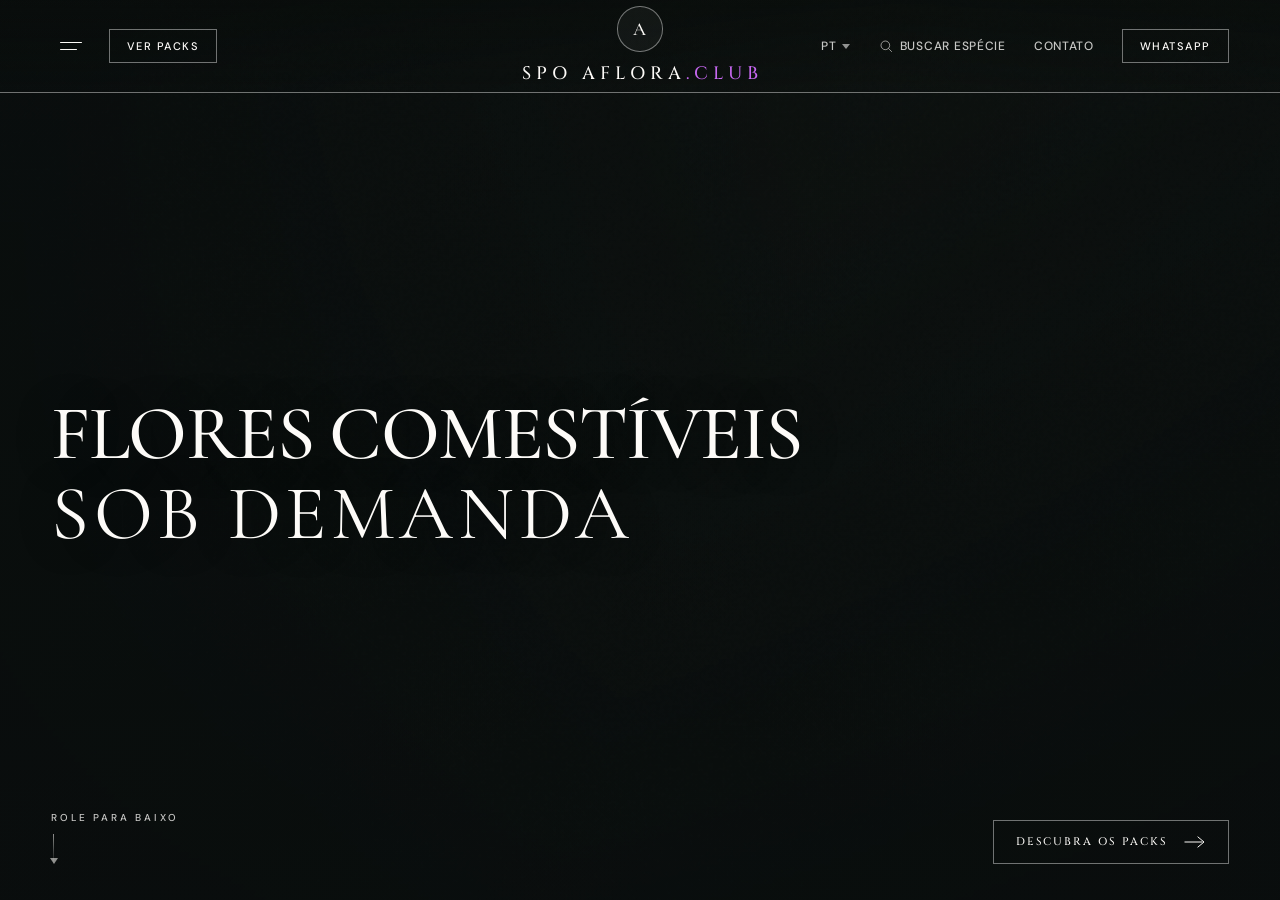
<file: index-v10.html>
<!doctype html>
<html lang="pt-BR">
  <head>
    <meta charset="UTF-8" />
    <meta name="viewport" content="width=device-width, initial-scale=1.0" />
    <title>Aflora Club | V10 Hero — referência editorial</title>
    <meta
      name="description"
      content="Flores comestíveis frescas para restaurantes, cafés e hotéis — Porto Alegre."
    />
    <link rel="preconnect" href="https://fonts.googleapis.com" />
    <link rel="preconnect" href="https://fonts.gstatic.com" crossorigin />
    <link
      href="https://fonts.googleapis.com/css2?family=Cinzel:wght@400;500;600&family=Cormorant+Garamond:ital,wght@0,400;0,500;0,600;1,400&family=DM+Sans:ital,opsz,wght@0,9..40,400;0,9..40,500;1,9..40,400&display=swap"
      rel="stylesheet"
    />
    <style>
      :root {
        --hero-ink: #0f1410;
        --line-fine: rgba(255, 255, 255, 0.42);
        --line-soft: rgba(255, 255, 255, 0.2);
        --text: #fdfbf8;
        --text-muted: rgba(253, 251, 248, 0.78);
        --pad-x: clamp(1.1rem, 4vw, 3.75rem);
        --ease-out: cubic-bezier(0.16, 1, 0.3, 1);
      }

      * {
        box-sizing: border-box;
        margin: 0;
        padding: 0;
      }

      html {
        scroll-behavior: smooth;
      }

      body {
        font-family: "DM Sans", system-ui, sans-serif;
        font-optical-sizing: auto;
        background: var(--hero-ink);
        color: var(--text);
        overflow-x: hidden;
      }

      button {
        font: inherit;
        color: inherit;
        background: transparent;
        border: none;
        cursor: pointer;
      }

      a {
        color: inherit;
        text-decoration: none;
      }

      .hero-v10 {
        position: relative;
        min-height: 100dvh;
        isolation: isolate;
      }

      .hero-v10__media {
        position: absolute;
        inset: 0;
        z-index: 0;
        overflow: hidden;
      }

      .hero-v10__video {
        width: 100%;
        height: 100%;
        object-fit: cover;
        filter: saturate(72%) contrast(92%) brightness(68%);
      }

      .hero-v10__veil {
        position: absolute;
        inset: 0;
        z-index: 1;
        pointer-events: none;
        background:
          linear-gradient(
            112deg,
            rgba(8, 12, 12, 0.82) 7%,
            rgba(8, 12, 12, 0.62) 38%,
            rgba(8, 12, 12, 0.46) 55%,
            rgba(8, 12, 12, 0.74) 100%
          ),
          linear-gradient(
            180deg,
            rgba(8, 12, 12, 0.2) 0%,
            rgba(8, 12, 12, 0.75) 100%
          );
      }

      .hero-v10__grain {
        position: absolute;
        inset: 0;
        z-index: 2;
        pointer-events: none;
        opacity: 0.045;
        background-image: url("data:image/svg+xml,%3Csvg viewBox='0 0 256 256' xmlns='http://www.w3.org/2000/svg'%3E%3Cfilter id='n'%3E%3CfeTurbulence type='fractalNoise' baseFrequency='0.85' numOctaves='4' stitchTiles='stitch'/%3E%3C/filter%3E%3Crect width='100%25' height='100%25' filter='url(%23n)'/%3E%3C/svg%3E");
        mix-blend-mode: overlay;
      }

      /* —— Top bar —— */
      .topbar-v10 {
        position: absolute;
        top: 0;
        left: 0;
        right: 0;
        z-index: 10;
        border-bottom: 1px solid var(--line-fine);
        background: linear-gradient(
          180deg,
          rgba(8, 12, 10, 0.55) 0%,
          rgba(8, 12, 10, 0) 100%
      );
      }

      .topbar-v10__inner {
        display: grid;
        grid-template-columns: 1fr auto 1fr;
        align-items: center;
        min-height: 5.75rem;
        padding: 0 var(--pad-x);
        gap: 1rem;
      }

      .topbar-v10__left {
        display: flex;
        align-items: center;
        gap: 1.1rem;
        justify-self: start;
      }

      .topbar-v10__right {
        display: flex;
        align-items: center;
        gap: clamp(0.85rem, 2.2vw, 1.75rem);
        justify-self: end;
        flex-wrap: wrap;
        justify-content: flex-end;
      }

      .icon-btn-v10 {
        display: inline-flex;
        align-items: center;
        justify-content: center;
        width: 2.5rem;
        height: 2.5rem;
        border-radius: 2px;
        transition: opacity 0.35s var(--ease-out);
      }

      .icon-btn-v10:hover {
        opacity: 0.72;
      }

      .menu-lines {
        display: flex;
        flex-direction: column;
        gap: 6px;
        width: 1.35rem;
      }

      .menu-lines span {
        display: block;
        height: 1px;
        background: currentColor;
        border-radius: 1px;
      }

      .menu-lines span:last-child {
        width: 78%;
      }

      .btn-outline-light {
        display: inline-flex;
        align-items: center;
        justify-content: center;
        padding: 0.55rem 1.05rem;
        font-size: 0.6875rem;
        font-weight: 500;
        letter-spacing: 0.14em;
        text-transform: uppercase;
        border: 1px solid var(--line-fine);
        color: var(--text);
        transition:
          border-color 0.35s var(--ease-out),
          background 0.35s var(--ease-out),
          color 0.35s var(--ease-out);
      }

      .btn-outline-light:hover,
      .btn-outline-light:focus-visible {
        border-color: rgba(255, 255, 255, 0.85);
        background: rgba(255, 255, 255, 0.06);
        outline: none;
      }

      /* Center brand */
      .brand-stack {
        justify-self: center;
      }

      .brand-emblem {
        width: 2.85rem;
        height: 2.85rem;
        border-radius: 50%;
        border: 1px solid var(--line-fine);
        display: grid;
        place-items: center;
        font-family: "Cormorant Garamond", serif;
        font-size: 1.15rem;
        font-weight: 500;
        letter-spacing: 0.08em;
        color: var(--text);
        background: rgba(255, 255, 255, 0.04);
      }

      .brand-stack__home {
        display: flex;
        flex-direction: column;
        align-items: center;
        gap: 0.55rem;
        text-align: center;
        color: inherit;
      }

      .brand-wordmark {
        font-family: "Cinzel", serif;
        font-size: clamp(0.95rem, 1.55vw, 1.125rem);
        font-weight: 500;
        letter-spacing: 0.28em;
        text-indent: 0.28em;
        text-transform: uppercase;
        white-space: nowrap;
      }

      .brand-club {
        color: #c768f1;
      }

      .brand-stack__home:focus-visible {
        outline: 2px solid rgba(255, 255, 255, 0.65);
        outline-offset: 6px;
        border-radius: 2px;
      }

      /* Nav utilities */
      .nav-link-muted {
        display: inline-flex;
        align-items: center;
        gap: 0.35rem;
        font-size: 0.75rem;
        font-weight: 500;
        letter-spacing: 0.06em;
        text-transform: uppercase;
        color: var(--text-muted);
        transition: color 0.35s var(--ease-out);
      }

      .nav-link-muted:hover,
      .nav-link-muted:focus-visible {
        color: var(--text);
        outline: none;
      }

      .chevron {
        width: 0;
        height: 0;
        border-left: 4px solid transparent;
        border-right: 4px solid transparent;
        border-top: 5px solid currentColor;
        opacity: 0.72;
      }

      .icon-sm {
        width: 1rem;
        height: 1rem;
        opacity: 0.88;
      }

      /* —— Hero copy —— */
      .hero-v10__stage {
        position: relative;
        z-index: 5;
        min-height: 100dvh;
        display: grid;
        align-content: center;
        padding: clamp(7.5rem, 18vw, 10rem) var(--pad-x) clamp(5.5rem, 14vh, 7rem);
      }

      .hero-v10__headline {
        text-align: left;
        max-width: 18ch;
      }

      .hero-v10__headline h1 {
        font-family: "Cormorant Garamond", serif;
        font-weight: 500;
        font-size: clamp(1.95rem, 6.2vw, 4.8rem);
        line-height: 0.92;
        letter-spacing: -0.02em;
        text-transform: uppercase;
        color: var(--text);
        text-wrap: balance;
        text-shadow: 0 2px 42px rgba(0, 0, 0, 0.35);
      }

      .hero-v10__headline h1 span {
        display: block;
        white-space: nowrap;
      }

      .hero-v10__headline h1 span:last-child {
        margin-top: 0.12em;
        font-weight: 400;
        letter-spacing: 0.06em;
      }

      /* Floor UI */
      .hero-v10__floor {
        position: absolute;
        z-index: 8;
        left: var(--pad-x);
        right: var(--pad-x);
        bottom: clamp(1.25rem, 4vh, 2.75rem);
        display: flex;
        align-items: flex-end;
        justify-content: space-between;
        gap: 2rem;
        pointer-events: none;
      }

      .hero-v10__floor > * {
        pointer-events: auto;
      }

      .scroll-hint {
        display: inline-flex;
        flex-direction: column;
        gap: 0.65rem;
        font-size: 0.625rem;
        font-weight: 500;
        letter-spacing: 0.28em;
        text-transform: uppercase;
        color: var(--text-muted);
        transition: color 0.35s var(--ease-out), transform 0.45s var(--ease-out);
      }

      .scroll-hint:hover {
        color: var(--text);
      }

      .scroll-hint__arrow {
        width: 1px;
        height: 1.85rem;
        margin-left: 0.125rem;
        background: linear-gradient(
          to bottom,
          rgba(253, 251, 248, 0.55),
          rgba(253, 251, 248, 0)
        );
        position: relative;
      }

      .scroll-hint__arrow::after {
        content: "";
        position: absolute;
        bottom: 0;
        left: 50%;
        transform: translateX(-50%);
        border-left: 4px solid transparent;
        border-right: 4px solid transparent;
        border-top: 6px solid rgba(253, 251, 248, 0.55);
      }

      .cta-pill-outline {
        display: inline-flex;
        align-items: center;
        gap: 1rem;
        padding: 0.85rem 1.35rem;
        border: 1px solid var(--line-fine);
        font-family: "Cinzel", serif;
        font-size: 0.6875rem;
        font-weight: 500;
        letter-spacing: 0.18em;
        text-transform: uppercase;
        color: var(--text);
        transition:
          border-color 0.35s var(--ease-out),
          background 0.35s var(--ease-out),
          gap 0.35s var(--ease-out);
      }

      .cta-pill-outline:hover,
      .cta-pill-outline:focus-visible {
        border-color: rgba(255, 255, 255, 0.88);
        background: rgba(255, 255, 255, 0.05);
        gap: 1.2rem;
        outline: none;
      }

      .cta-pill-outline svg {
        flex-shrink: 0;
      }

      @media (max-width: 900px) {
        .topbar-v10__inner {
          grid-template-columns: auto 1fr auto;
          min-height: 5rem;
        }

        .topbar-v10__left .btn-outline-light {
          display: none;
        }

        .topbar-v10__right .nav-hide-sm {
          display: none;
        }

        .hero-v10__floor {
          flex-direction: column;
          align-items: stretch;
          bottom: clamp(5rem, 12vh, 6.25rem);
        }

        .cta-pill-outline {
          align-self: flex-end;
        }
      }

      @media (max-width: 520px) {
        .brand-wordmark {
          font-size: 0.82rem;
          letter-spacing: 0.2em;
        }

        .hero-v10__headline h1 {
          font-size: clamp(1.6rem, 8.6vw, 2.7rem);
        }
      }

      /* Skip link */
      .skip-link {
        position: absolute;
        left: var(--pad-x);
        top: 0.75rem;
        z-index: 30;
        padding: 0.5rem 0.85rem;
        background: var(--text);
        color: var(--hero-ink);
        font-size: 0.75rem;
        clip: rect(0 0 0 0);
        clip-path: inset(50%);
        width: 1px;
        height: 1px;
        overflow: hidden;
      }

      .skip-link:focus {
        clip: auto;
        clip-path: none;
        width: auto;
        height: auto;
      }
    </style>
  </head>
  <body>
    <a class="skip-link" href="#conteudo">Ir para o conteúdo</a>

    <main class="hero-v10" id="inicio">
      <div class="hero-v10__media" aria-hidden="true">
        <video
          class="hero-v10__video"
          src="hero-imgs/magnific_use-this-image-as-the-bas_2886030875.mp4"
          autoplay
          muted
          loop
          playsinline
        ></video>
      </div>
      <div class="hero-v10__veil" aria-hidden="true"></div>
      <div class="hero-v10__grain" aria-hidden="true"></div>

      <header class="topbar-v10">
        <div class="topbar-v10__inner">
          <div class="topbar-v10__left">
            <button type="button" class="icon-btn-v10" aria-label="Abrir menu">
              <span class="menu-lines" aria-hidden="true">
                <span></span>
                <span></span>
              </span>
            </button>
            <a class="btn-outline-light" href="#packs">Ver packs</a>
          </div>

          <div class="brand-stack">
            <a class="brand-stack__home" href="#inicio" aria-label="Aflora Club — início">
              <span class="brand-emblem" aria-hidden="true">A</span>
              <span class="brand-wordmark">spo aflora<span class="brand-club">.club</span></span>
            </a>
          </div>

          <nav class="topbar-v10__right" aria-label="Utilitários">
            <button
              type="button"
              class="nav-link-muted nav-hide-sm"
              aria-label="Selecionar idioma"
            >
              PT
              <span class="chevron" aria-hidden="true"></span>
            </button>
            <a class="nav-link-muted nav-hide-sm" href="#especies">
              <svg
                class="icon-sm"
                viewBox="0 0 24 24"
                fill="none"
                stroke="currentColor"
                stroke-width="1.25"
                aria-hidden="true"
              >
                <circle cx="11" cy="11" r="6.5" />
                <path d="M16 16l4.25 4.25" stroke-linecap="square" />
              </svg>
              Buscar espécie
            </a>
            <a class="nav-link-muted nav-hide-sm" href="#contato">Contato</a>
            <a
              class="btn-outline-light"
              href="https://wa.me/5551999999999?text=Ol%C3%A1%21%20Quero%20fazer%20um%20pedido%20no%20Aflora%20Club."
              target="_blank"
              rel="noopener noreferrer"
              >WhatsApp</a
            >
          </nav>
        </div>
      </header>

      <div class="hero-v10__stage">
        <div class="hero-v10__headline" id="conteudo">
          <h1>
            <span>Flores comestíveis</span>
            <span>sob demanda</span>
          </h1>
        </div>

        <div class="hero-v10__floor">
          <a class="scroll-hint" href="#packs">
            Role para baixo
            <span class="scroll-hint__arrow" aria-hidden="true"></span>
          </a>

          <a class="cta-pill-outline" href="#packs">
            Descubra os packs
            <svg width="22" height="12" viewBox="0 0 22 12" fill="none" aria-hidden="true">
              <path
                d="M1 6h17M14 1l6 5-6 5"
                stroke="currentColor"
                stroke-width="1"
                stroke-linecap="square"
              />
            </svg>
          </a>
        </div>
      </div>
    </main>

    <div id="packs" style="scroll-margin-top: 1rem" aria-hidden="true"></div>
    <div id="especies" style="scroll-margin-top: 1rem" aria-hidden="true"></div>
    <div id="contato" style="scroll-margin-top: 1rem" aria-hidden="true"></div>
  </body>
</html>
</file>
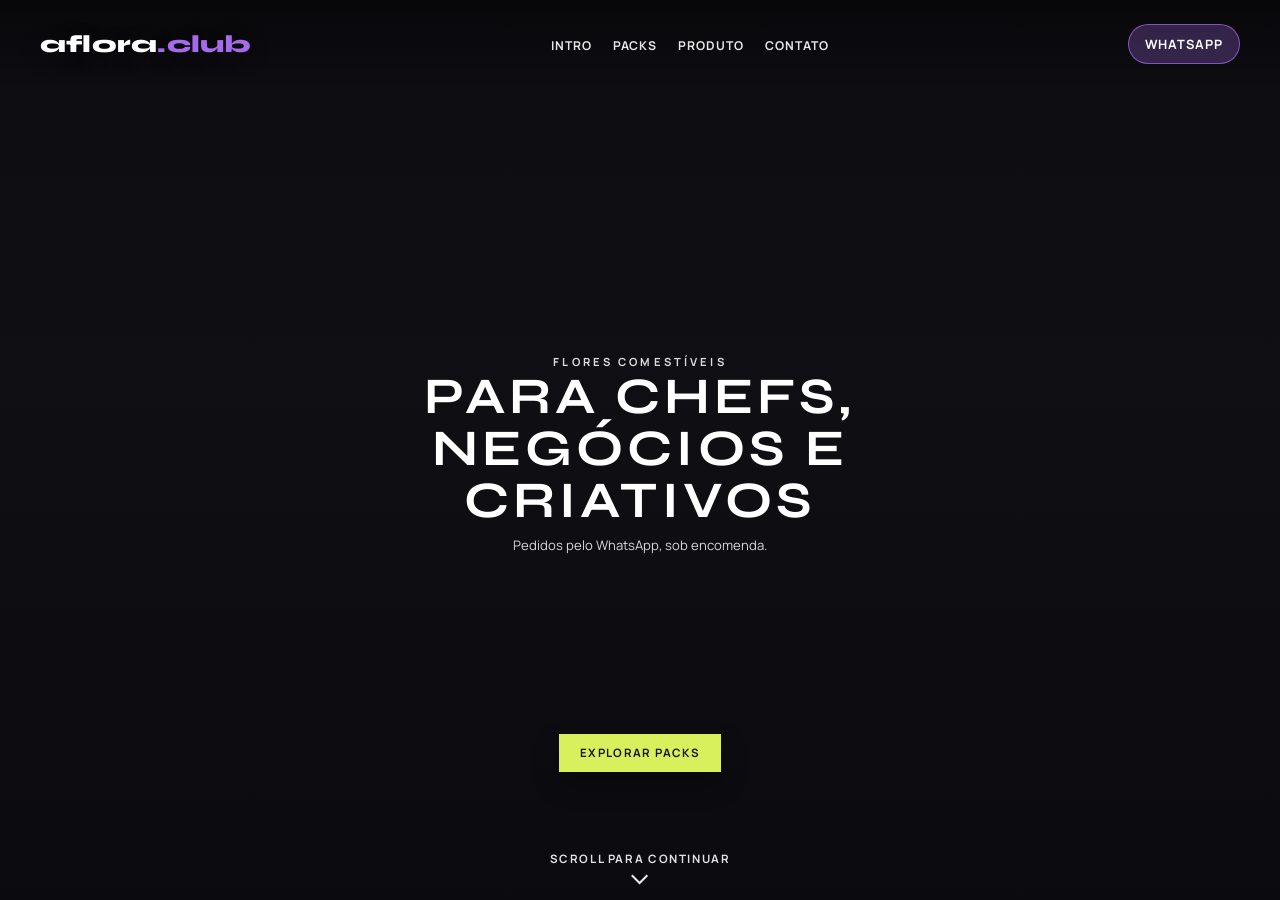
<file: index-v12.html>
<!doctype html>
<html lang="pt-BR">
  <head>
    <meta charset="UTF-8" />
    <meta name="viewport" content="width=device-width, initial-scale=1.0" />
    <title>Aflora Club | Flores Comestiveis</title>
    <meta
      name="description"
      content="Flores comestíveis frescas para restaurantes, cafés e hotéis em Porto Alegre."
    />
    <link rel="preconnect" href="https://fonts.googleapis.com" />
    <link rel="preconnect" href="https://fonts.gstatic.com" crossorigin />
    <link
      href="https://fonts.googleapis.com/css2?family=Manrope:wght@400;500;600;700&family=Syne:wght@600;700;800&display=swap"
      rel="stylesheet"
    />
    <style>
      :root {
        --aflora-lilas-600: #a66bea;
        --aflora-lilas-800: #6d35b3;
        --aflora-lima-500: #d7f05b;
        --aflora-pink-500: #f05fa8;
        --aflora-cream-50: #fffdf8;
        --aflora-cream-100: #f8f4eb;
        --aflora-gray-600: #6b6872;
        --aflora-ink-900: #19161f;
        --aflora-white: #ffffff;
        --success-whatsapp: #25d366;
      }

      * {
        box-sizing: border-box;
        margin: 0;
        padding: 0;
      }

      body {
        font-family: "Manrope", sans-serif;
        color: var(--aflora-ink-900);
        background: #17161c;
        overflow-x: hidden;
      }

      .container {
        width: min(1200px, calc(100% - 3rem));
        margin: 0 auto;
      }

      .site-header {
        position: absolute;
        top: 0;
        left: 0;
        width: 100%;
        z-index: 20;
        background: linear-gradient(
          to bottom,
          rgba(0, 0, 0, 0.48),
          rgba(0, 0, 0, 0.02)
        );
      }

      .nav-wrap {
        min-height: 88px;
        display: flex;
        align-items: center;
        justify-content: space-between;
        gap: 2rem;
      }

      .brand {
        font-family: "Syne", sans-serif;
        font-size: clamp(1.1rem, 1rem + 0.65vw, 1.55rem);
        font-weight: 800;
        letter-spacing: 0.01em;
        color: var(--aflora-white);
        text-transform: lowercase;
        text-decoration: none;
        text-shadow: 0 6px 20px rgba(0, 0, 0, 0.35);
      }

      .brand span {
        color: var(--aflora-lilas-600);
      }

      .main-nav ul {
        list-style: none;
        display: flex;
        align-items: center;
        gap: 1.3rem;
      }

      .main-nav a {
        text-decoration: none;
        color: rgba(255, 255, 255, 0.9);
        font-size: 0.76rem;
        font-weight: 700;
        letter-spacing: 0.08em;
        text-transform: uppercase;
        transition: color 0.2s ease;
      }

      .main-nav a:hover,
      .main-nav a:focus-visible {
        color: var(--aflora-lima-500);
        outline: none;
      }

      .btn {
        font-family: inherit;
        font-weight: 700;
        border: 0;
        border-radius: 999px;
        cursor: pointer;
        text-decoration: none;
        display: inline-flex;
        align-items: center;
        justify-content: center;
        gap: 0.5rem;
        transition:
          transform 0.18s ease,
          filter 0.18s ease,
          box-shadow 0.18s ease;
      }

      .btn:focus-visible {
        outline: 2px solid var(--aflora-lilas-800);
        outline-offset: 2px;
      }

      .btn:hover {
        transform: translateY(-2px);
      }

      .btn-whatsapp {
        background: rgba(166, 107, 234, 0.28);
        color: var(--aflora-white);
        font-size: 0.8rem;
        letter-spacing: 0.08em;
        text-transform: uppercase;
        padding: 0.62rem 1rem;
        border: 1px solid rgba(166, 107, 234, 0.7);
        backdrop-filter: blur(4px);
      }

      .hero {
        min-height: 100vh;
        height: 100dvh;
        display: flex;
        align-items: center;
        justify-content: center;
        overflow: hidden;
        position: relative;
        background: #15131b;
      }

      .hero::before {
        content: "";
        position: absolute;
        inset: 0;
        background: linear-gradient(
          180deg,
          rgba(8, 8, 10, 0.58) 0%,
          rgba(8, 8, 10, 0.42) 42%,
          rgba(8, 8, 10, 0.74) 100%
        );
        z-index: 1;
      }

      .hero-video {
        position: absolute;
        inset: 0;
        width: 100%;
        height: 100%;
        object-fit: cover;
        z-index: 0;
      }

      .hero-grid {
        display: grid;
        place-items: center;
        align-content: center;
        row-gap: 0.75rem;
        width: 100%;
        min-height: 100%;
        padding: clamp(4.6rem, 7.5vh, 5.8rem) 0 2rem;
        text-align: center;
        position: relative;
        z-index: 2;
      }

      .hero-copy {
        position: absolute;
        left: 50%;
        top: 50%;
        transform: translate(-50%, -48%);
        width: min(640px, calc(100% - 3rem));
      }

      .hero-topline {
        font-size: 0.7rem;
        letter-spacing: 0.28em;
        text-transform: uppercase;
        color: rgba(255, 255, 255, 0.86);
        font-weight: 700;
        margin-bottom: 0.1rem;
      }

      .hero-logo {
        font-family: "Syne", sans-serif;
        font-size: clamp(1.05rem, 2vw, 1.45rem);
        font-weight: 800;
        letter-spacing: 0.12em;
        line-height: 1;
        color: var(--aflora-white);
        text-transform: uppercase;
        text-shadow: 0 14px 40px rgba(0, 0, 0, 0.45);
        max-width: none;
      }

      .hero-kicker {
        display: inline-flex;
        align-items: center;
        gap: 0.55rem;
        padding: 0.42rem 0.75rem;
        border-radius: 8px;
        font-size: 0.8rem;
        font-weight: 700;
        background: var(--aflora-lima-500);
        color: var(--aflora-ink-900);
        margin-bottom: 0.9rem;
      }

      .hero-content {
        max-width: 640px;
        margin-top: 0;
        padding: 0;
      }

      .hero h1 {
        font-family: "Syne", sans-serif;
        font-size: clamp(1.55rem, 4.4vw, 3.2rem);
        line-height: 1.02;
        letter-spacing: 0.08em;
        color: var(--aflora-white);
        margin-bottom: 0.55rem;
        max-width: 13ch;
        text-transform: uppercase;
        margin-inline: auto;
      }

      .hero p {
        font-size: clamp(0.82rem, 0.95vw, 0.9rem);
        color: rgba(255, 255, 255, 0.84);
        line-height: 1.4;
        max-width: 32ch;
        margin-inline: auto;
      }

      .hero-actions {
        position: absolute;
        left: 50%;
        bottom: 8rem;
        transform: translateX(-50%);
        margin-top: 0;
        display: flex;
        flex-direction: column;
        align-items: center;
        justify-content: center;
        gap: 0.8rem;
        z-index: 3;
        width: min(1200px, calc(100% - 3rem));
        pointer-events: none;
      }

      .hero-actions .btn {
        pointer-events: auto;
      }

      .btn-primary {
        background: var(--aflora-lima-500);
        color: var(--aflora-ink-900);
        padding: 0.72rem 1.3rem;
        border-radius: 0;
        font-size: 0.72rem;
        letter-spacing: 0.12em;
        text-transform: uppercase;
        box-shadow: 0 12px 26px rgba(0, 0, 0, 0.28);
      }

      .btn-primary:hover {
        filter: brightness(0.93);
      }

      .btn-secondary {
        display: none;
      }

      .hero-card {
        display: none;
      }

      .hero-card h2 {
        font-family: "Syne", sans-serif;
        font-size: 1.12rem;
        margin-bottom: 0.6rem;
        color: var(--aflora-white);
      }

      .hero-card ul {
        list-style: none;
        display: grid;
        gap: 0.75rem;
      }

      .hero-card li {
        padding: 0.66rem 0.72rem;
        border-radius: 10px;
        background: rgba(255, 255, 255, 0.85);
        border: 1px solid rgba(255, 255, 255, 0.25);
        font-size: 0.86rem;
        font-weight: 700;
      }

      .hero-card small {
        margin-top: 0.75rem;
        display: block;
        color: rgba(255, 255, 255, 0.82);
        font-size: 0.78rem;
      }

      .scroll-cue {
        position: absolute;
        left: 50%;
        bottom: 1.1rem;
        transform: translateX(-50%);
        color: rgba(255, 255, 255, 0.88);
        font-size: 0.72rem;
        letter-spacing: 0.14em;
        text-transform: uppercase;
        font-weight: 700;
        display: inline-flex;
        flex-direction: column;
        align-items: center;
        gap: 0.3rem;
        pointer-events: none;
      }

      .scroll-cue::after {
        content: "";
        width: 10px;
        height: 10px;
        border-right: 2px solid rgba(255, 255, 255, 0.92);
        border-bottom: 2px solid rgba(255, 255, 255, 0.92);
        transform: rotate(45deg);
        animation: scroll-arrow-bounce 1.2s ease-in-out infinite;
      }

      @keyframes scroll-arrow-bounce {
        0%,
        100% {
          transform: rotate(45deg) translate(0, 0);
          opacity: 0.9;
        }
        50% {
          transform: rotate(45deg) translate(4px, 4px);
          opacity: 0.55;
        }
      }

      @media (max-width: 980px) {
        .main-nav {
          display: none;
        }

        .nav-wrap {
          min-height: 76px;
        }

        .hero {
          height: auto;
          min-height: 100vh;
        }

        .hero-grid {
          row-gap: 0.9rem;
          padding-top: 6.1rem;
          padding-bottom: 1rem;
        }

        .hero-copy {
          top: 48%;
          width: calc(100% - 2rem);
        }

        .hero-actions {
          bottom: 3.1rem;
        }

        .scroll-cue {
          bottom: 0.85rem;
        }

        .hero-logo {
          font-size: clamp(0.95rem, 4.8vw, 1.2rem);
        }

        .hero-content {
          margin: 0.4rem 0 0;
          max-width: 100%;
        }

        .hero h1 {
          font-size: clamp(1.38rem, 8.2vw, 2rem);
          margin-inline: auto;
        }

        .hero p {
          max-width: 27ch;
          margin-inline: auto;
        }
      }
    </style>
  </head>
  <body>
    <header class="site-header">
      <div class="container nav-wrap">
        <a class="brand" href="#">aflora<span>.club</span></a>

        <nav class="main-nav" aria-label="Menu principal">
          <ul>
            <li><a href="#inicio">Intro</a></li>
            <li><a href="#packs">Packs</a></li>
            <li><a href="#produto">Produto</a></li>
            <li><a href="#contato">Contato</a></li>
          </ul>
        </nav>

        <a
          class="btn btn-whatsapp"
          href="https://wa.me/5551999999999?text=Ol%C3%A1%21%20Quero%20fazer%20um%20pedido%20de%20flores%20comest%C3%ADveis."
          target="_blank"
          rel="noopener noreferrer"
          aria-label="Falar no WhatsApp"
        >
          WhatsApp
        </a>
      </div>
    </header>

    <main id="inicio">
      <section class="hero">
        <video
          class="hero-video"
          src="hero-imgs/magnific_use-this-image-as-the-bas_2886030875.mp4"
          autoplay
          muted
          loop
          playsinline
          aria-hidden="true"
        ></video>
        <div class="container hero-grid">
          <div class="hero-copy">
          <div class="hero-topline">Flores comestíveis</div>

            <div class="hero-content">
              <h1>Para chefs, negócios e criativos</h1>
              <p>
                Pedidos pelo WhatsApp, sob encomenda.
              </p>
            </div>
          </div>

          <div class="hero-actions">
            <a class="btn btn-primary" href="#packs">Explorar packs</a>
            <a
              class="btn btn-secondary"
              href="https://wa.me/5551999999999?text=Ol%C3%A1%21%20Quero%20conhecer%20os%20packs%20de%20flores%20comest%C3%ADveis."
              target="_blank"
              rel="noopener noreferrer"
            >
              Pedir no WhatsApp
            </a>
          </div>

          <div class="scroll-cue">Scroll para continuar</div>

        </div>
      </section>
    </main>
  </body>
</html>
</file>
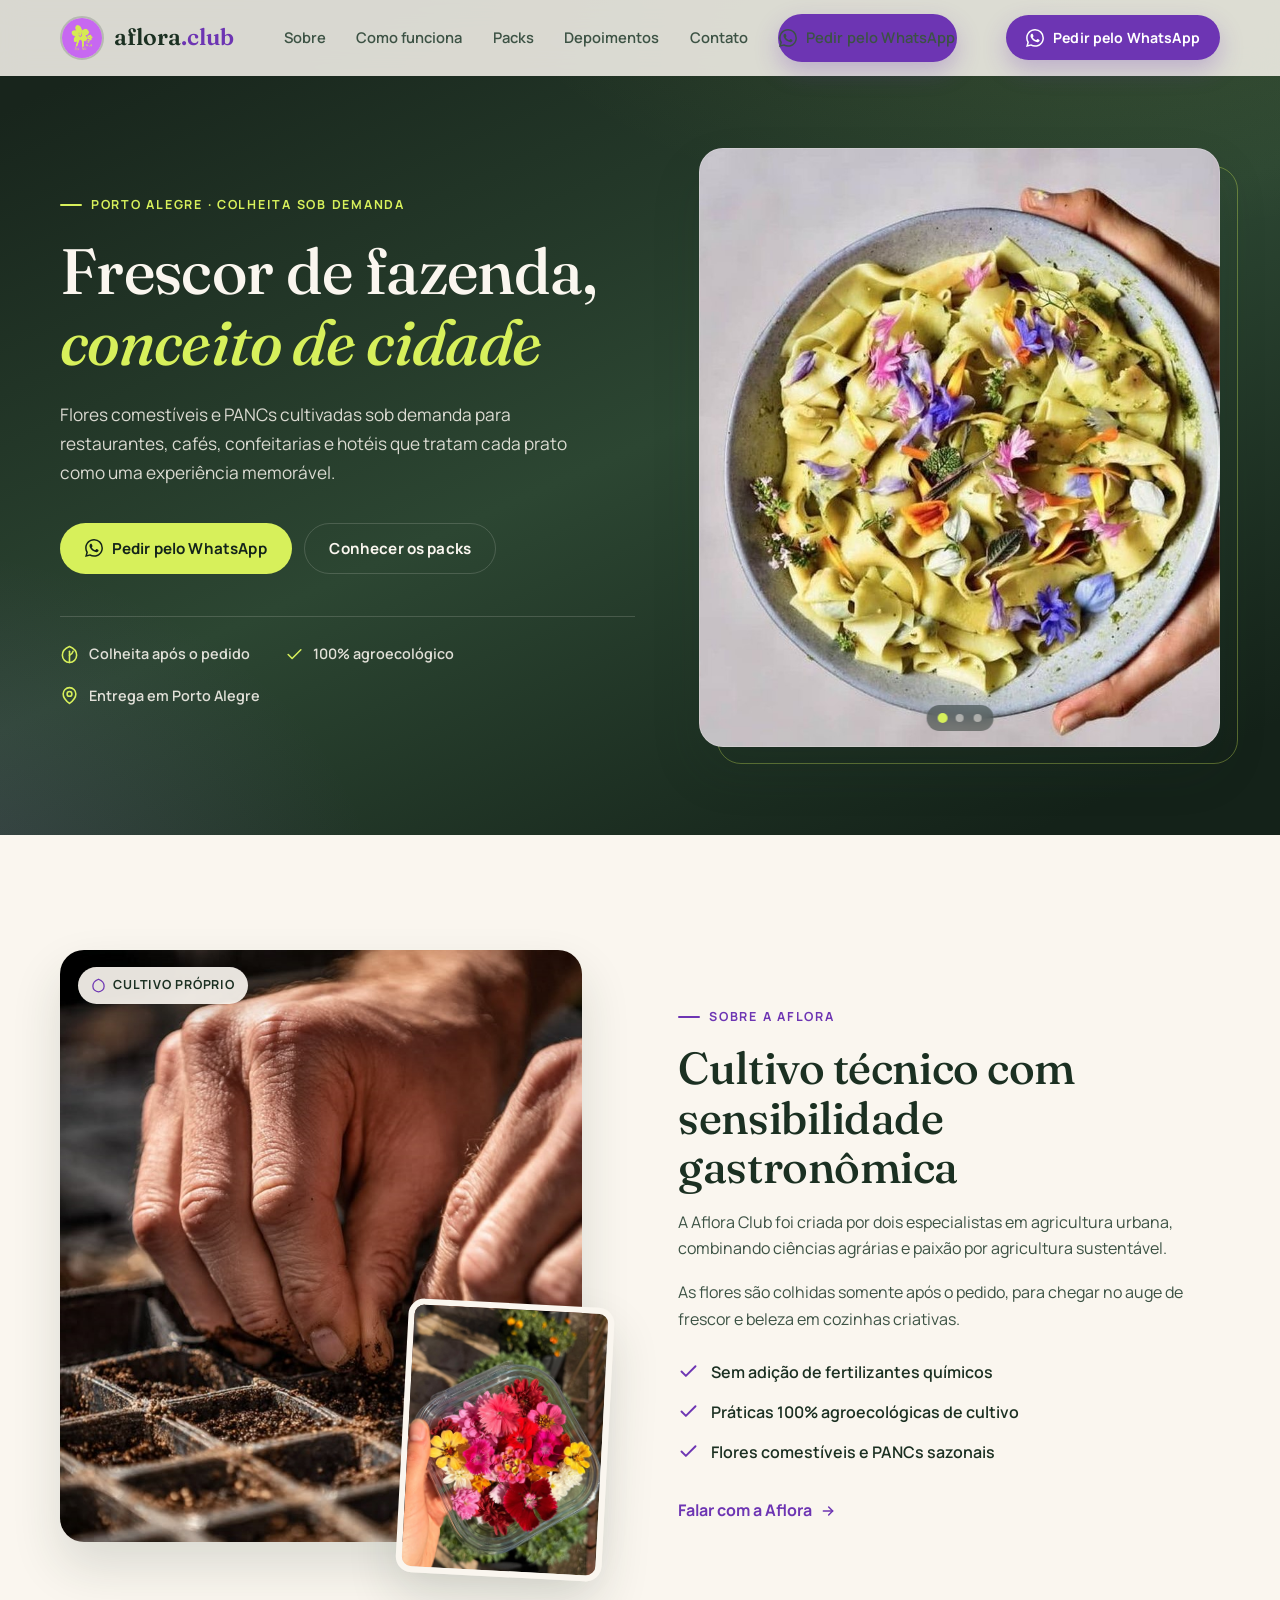
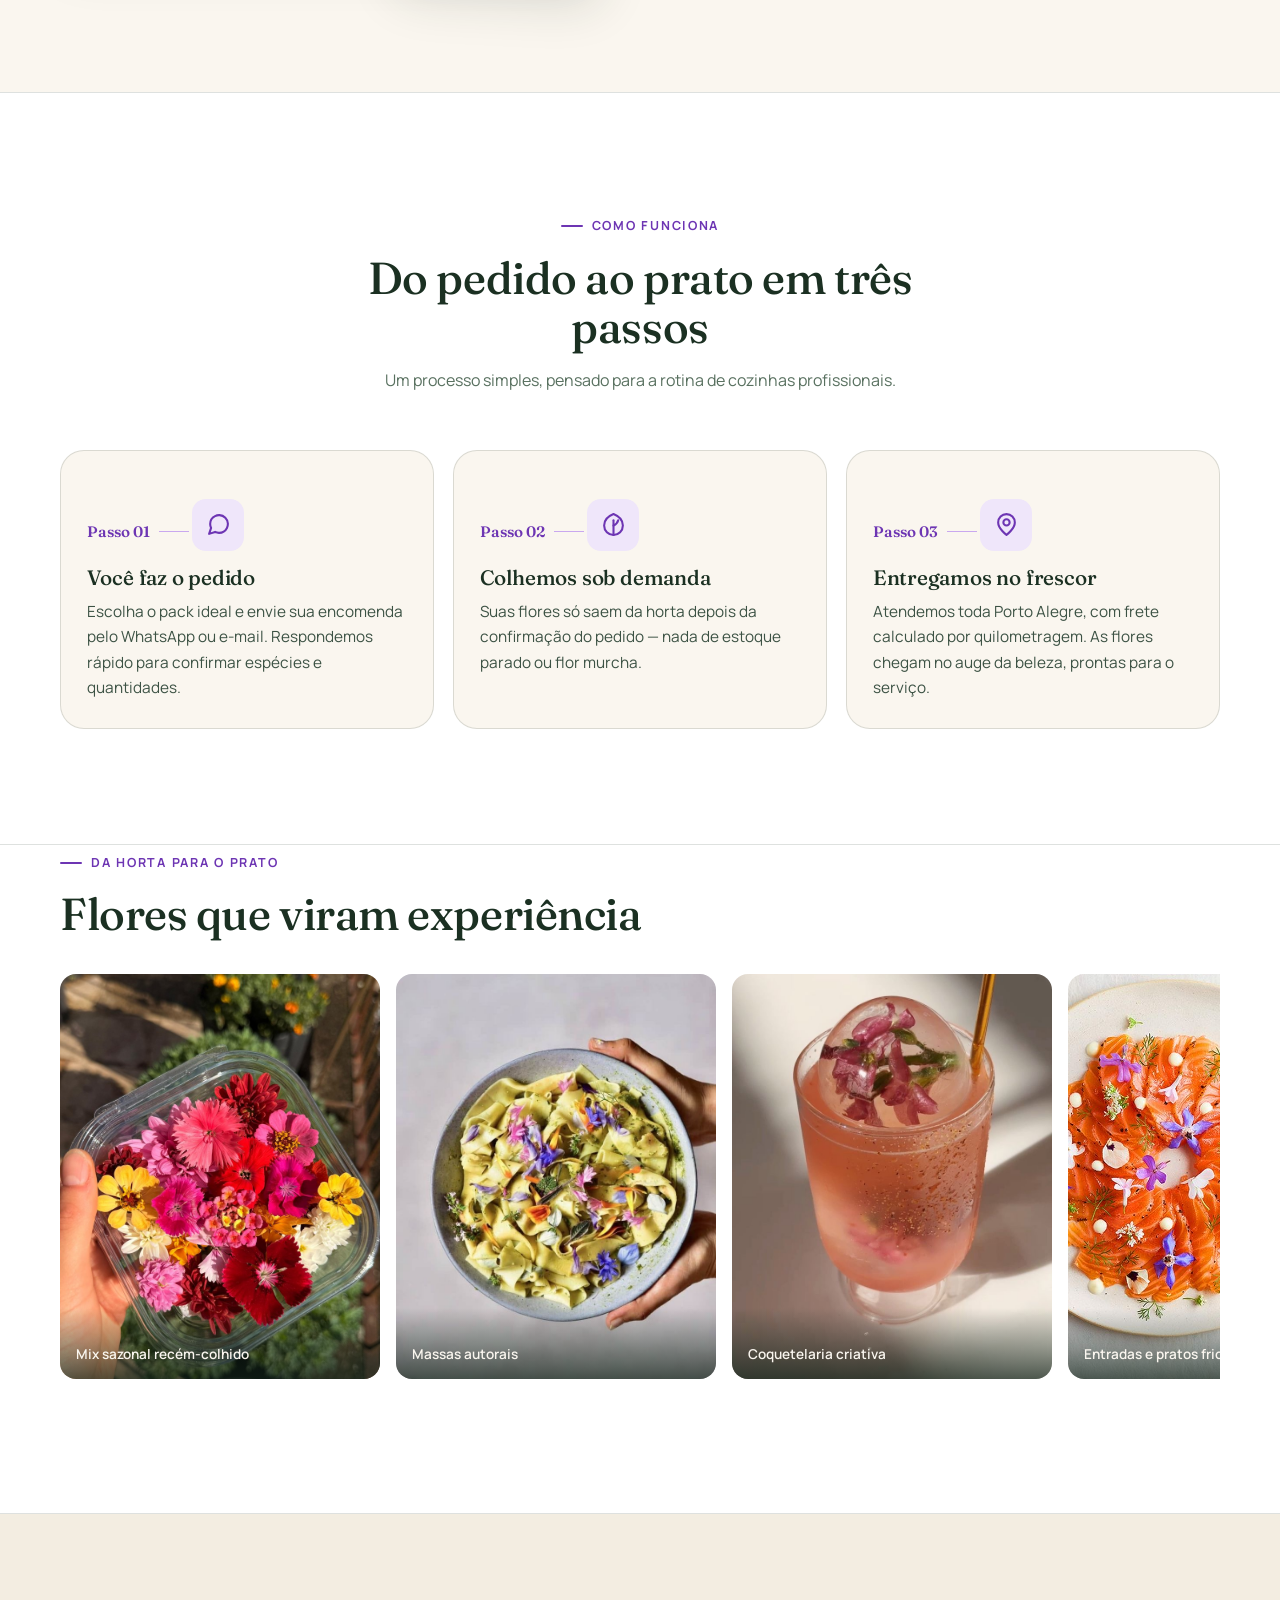
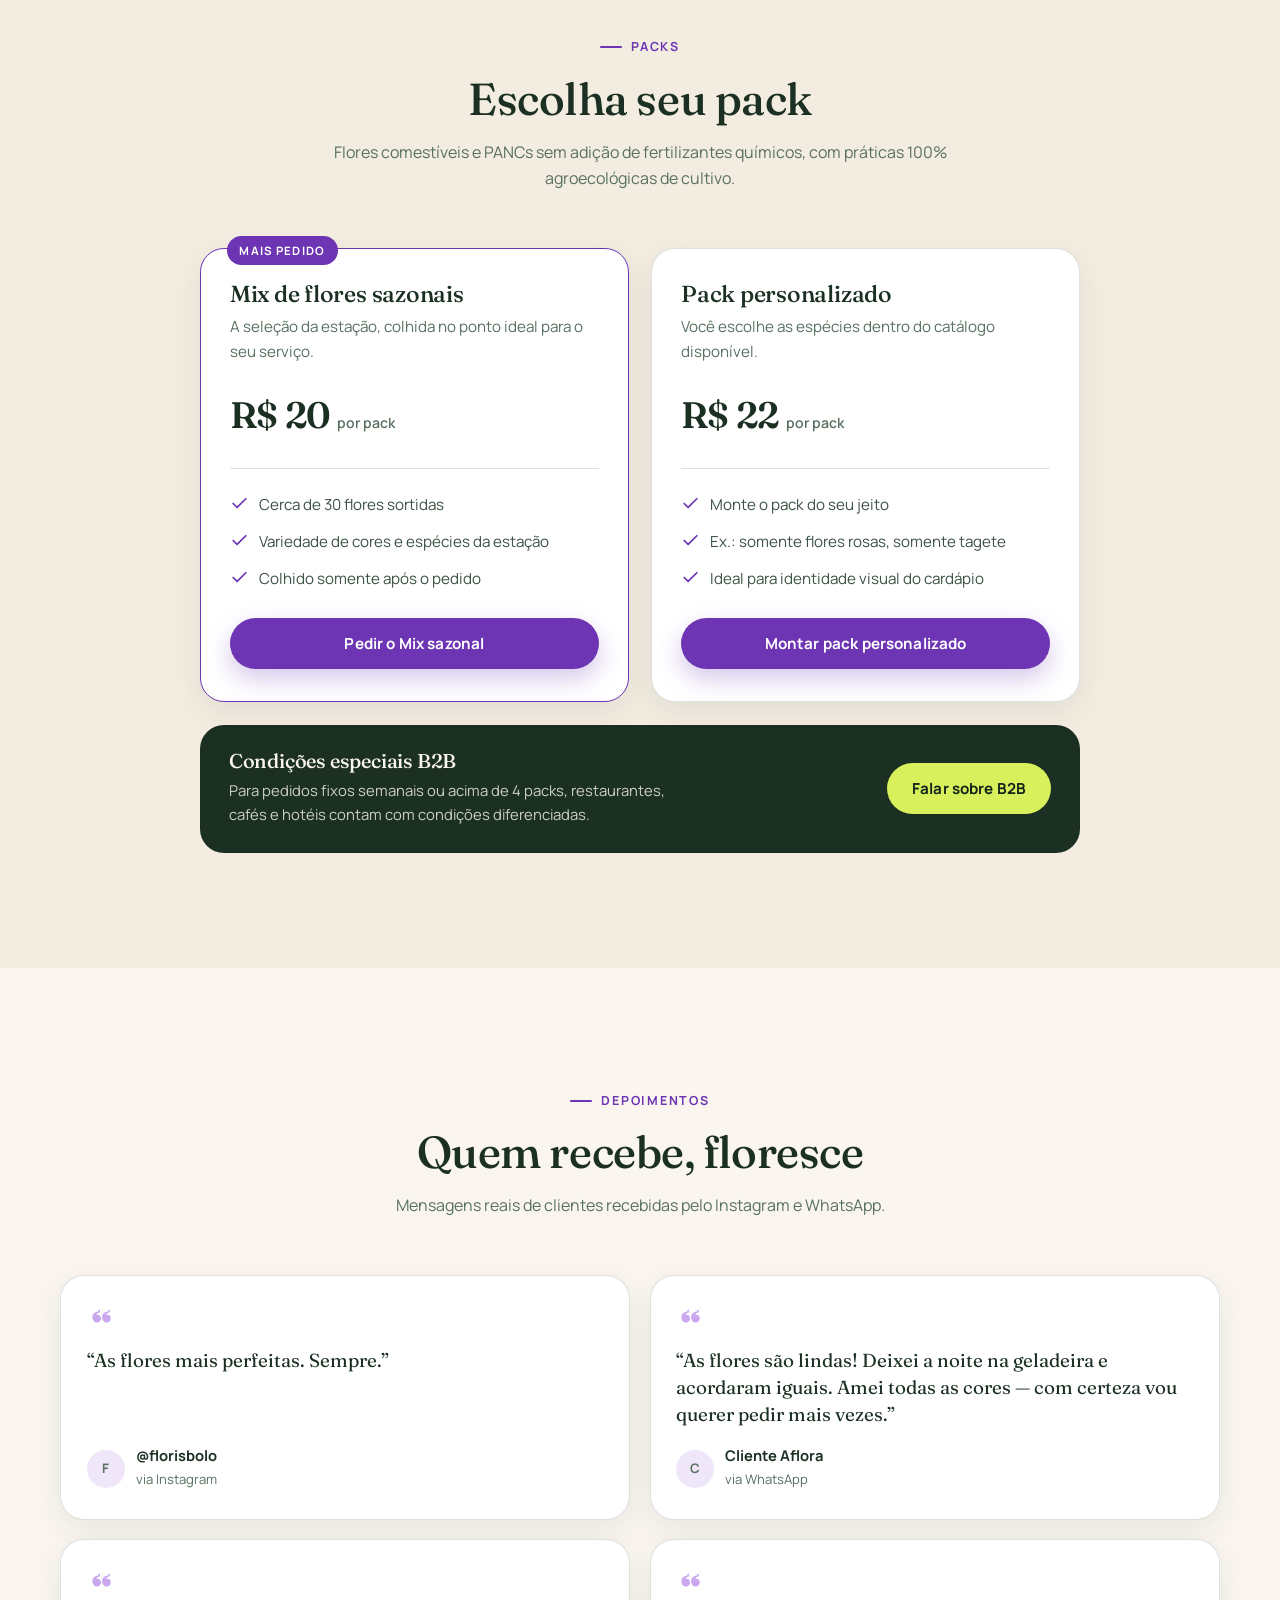
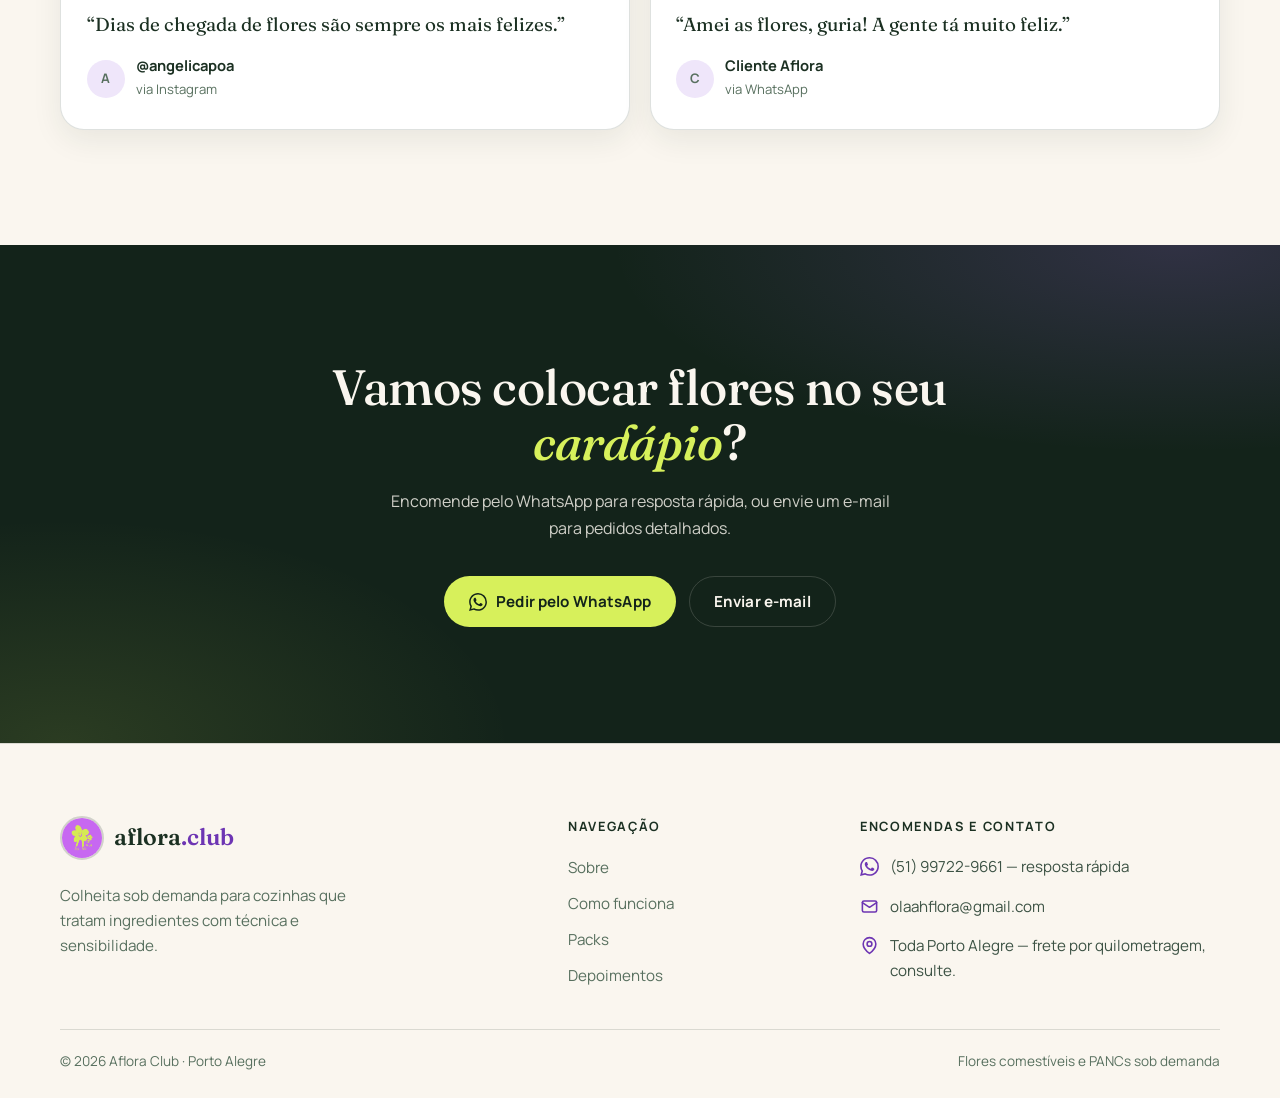
<file: index-v2.html>
<!doctype html>
<html lang="pt-BR">
  <head>
    <meta charset="UTF-8" />
    <meta name="viewport" content="width=device-width, initial-scale=1.0" />
    <title>Aflora Club | Flores comestíveis para gastronomia em Porto Alegre</title>
    <meta name="description" content="Flores comestíveis e PANCs cultivadas sob demanda em Porto Alegre, com práticas 100% agroecológicas. Packs para restaurantes, cafés, confeitarias e hotéis." />
    <meta property="og:title" content="Aflora Club — Flores comestíveis para gastronomia" />
    <meta property="og:description" content="Colheita sob demanda, cultivo agroecológico e entrega em Porto Alegre." />
    <meta property="og:image" content="images/novas/hero1-sq.jpg" />
    <link rel="preconnect" href="https://fonts.googleapis.com" />
    <link rel="preconnect" href="https://fonts.gstatic.com" crossorigin />
    <link href="https://fonts.googleapis.com/css2?family=Fraunces:opsz,wght@9..144,400;9..144,500;9..144,600&family=Manrope:wght@400;500;600;700&display=swap" rel="stylesheet" />
    <style>
      /* ============ Design tokens v2 — Botanical Editorial ============ */
      :root {
        --cream: #faf6ef;
        --cream-2: #f3ede1;
        --white: #ffffff;
        --green-950: #13231a;
        --green-900: #1b3022;
        --green-700: #2e4a36;
        --ink: #1b3022;
        --text: #3c5244;
        --text-soft: #58705f;
        --lilac-800: #6d35b3;
        --lilac-700: #5b2a99;
        --lilac-300: #c9a8ef;
        --lilac-100: #efe6fa;
        --lime: #d7f05b;
        --pink: #f05fa8;
        --border: rgba(27, 48, 34, 0.14);
        --border-dark: rgba(250, 246, 239, 0.16);
        --font-display: "Fraunces", Georgia, serif;
        --font-body: "Manrope", "Segoe UI", sans-serif;
        --radius-md: 16px;
        --radius-lg: 24px;
        --radius-pill: 999px;
        --shadow-soft: 0 10px 30px rgba(27, 48, 34, 0.08);
        --shadow-lift: 0 24px 50px rgba(27, 48, 34, 0.14);
        --header-h: 76px;
        --section-pad: clamp(4.5rem, 9vw, 7.5rem);
        --wrap: min(1160px, 100% - 2.5rem);
        --ease-out: cubic-bezier(0.16, 1, 0.3, 1);
      }

      * { box-sizing: border-box; margin: 0; padding: 0; }
      html { scroll-behavior: smooth; scroll-padding-top: calc(var(--header-h) + 16px); }
      body {
        font-family: var(--font-body);
        font-size: 1rem;
        line-height: 1.65;
        color: var(--text);
        background: var(--cream);
        overflow-x: hidden;
        -webkit-font-smoothing: antialiased;
      }
      img { display: block; max-width: 100%; }
      a { color: inherit; text-decoration: none; }
      ul { list-style: none; }
      button { font: inherit; background: none; border: none; cursor: pointer; color: inherit; }

      :focus-visible { outline: 3px solid var(--lilac-800); outline-offset: 3px; border-radius: 4px; }
      .on-dark :focus-visible, .on-dark:focus-visible { outline-color: var(--lime); }

      .skip-link {
        position: absolute; left: 1rem; top: -100px; z-index: 100;
        background: var(--green-900); color: var(--cream);
        padding: 0.7rem 1.2rem; border-radius: var(--radius-pill);
        transition: top 0.2s var(--ease-out);
      }
      .skip-link:focus { top: 1rem; }

      .wrap { width: var(--wrap); margin-inline: auto; }

      h1, h2, h3 { font-family: var(--font-display); font-weight: 500; color: var(--ink); line-height: 1.1; letter-spacing: -0.01em; }

      .eyebrow {
        display: inline-flex; align-items: center; gap: 0.55rem;
        font-size: 0.78rem; font-weight: 700; letter-spacing: 0.14em; text-transform: uppercase;
        color: var(--lilac-800);
      }
      .eyebrow::before { content: ""; width: 22px; height: 2px; background: var(--lilac-800); border-radius: 2px; }
      .on-dark .eyebrow { color: var(--lime); }
      .on-dark .eyebrow::before { background: var(--lime); }

      /* ============ Buttons ============ */
      .btn {
        display: inline-flex; align-items: center; justify-content: center; gap: 0.55rem;
        min-height: 48px; padding: 0.75rem 1.5rem;
        border-radius: var(--radius-pill);
        font-weight: 700; font-size: 0.95rem; letter-spacing: 0.01em;
        border: 1.5px solid transparent;
        cursor: pointer;
        transition: background-color 0.2s ease, border-color 0.2s ease, color 0.2s ease, box-shadow 0.2s ease;
      }
      .btn svg { width: 18px; height: 18px; flex-shrink: 0; }
      .btn-primary { background: var(--lilac-800); color: #fff; box-shadow: 0 10px 24px rgba(109, 53, 179, 0.28); }
      .btn-primary:hover { background: var(--lilac-700); box-shadow: 0 12px 28px rgba(109, 53, 179, 0.36); }
      .btn-ghost { border-color: rgba(27, 48, 34, 0.32); color: var(--ink); }
      .btn-ghost:hover { background: rgba(27, 48, 34, 0.06); }
      .on-dark .btn-ghost { border-color: var(--border-dark); color: var(--cream); }
      .on-dark .btn-ghost:hover { background: rgba(250, 246, 239, 0.1); }
      .btn-lime { background: var(--lime); color: var(--green-950); }
      .btn-lime:hover { background: #cbe84a; }

      .link-arrow {
        display: inline-flex; align-items: center; gap: 0.45rem;
        font-weight: 700; color: var(--lilac-800);
        border-bottom: 2px solid transparent; padding-bottom: 2px;
        transition: border-color 0.2s ease;
      }
      .link-arrow:hover { border-color: var(--lilac-800); }
      .link-arrow svg { width: 16px; height: 16px; transition: transform 0.2s var(--ease-out); }
      .link-arrow:hover svg { transform: translateX(3px); }

      /* ============ Header ============ */
      .site-header {
        position: fixed; inset: 0 0 auto 0; z-index: 50;
        height: var(--header-h);
        background: rgba(250, 246, 239, 0.86);
        -webkit-backdrop-filter: blur(14px); backdrop-filter: blur(14px);
        border-bottom: 1px solid transparent;
        transition: border-color 0.25s ease, box-shadow 0.25s ease;
      }
      .site-header.is-scrolled { border-color: var(--border); box-shadow: 0 6px 24px rgba(27, 48, 34, 0.06); }
      .header-inner { width: var(--wrap); margin-inline: auto; height: 100%; display: flex; align-items: center; justify-content: space-between; gap: 1rem; }
      .brand { display: inline-flex; align-items: center; gap: 0.65rem; }
      .brand img { width: 44px; height: 44px; border-radius: 50%; object-fit: cover; border: 2px solid rgba(27, 48, 34, 0.18); }
      .brand-name { font-family: var(--font-display); font-size: 1.45rem; font-weight: 600; color: var(--ink); text-transform: lowercase; }
      .brand-name span { color: var(--lilac-800); }

      .main-nav ul { display: flex; align-items: center; gap: 1.9rem; }
      .main-nav a {
        font-size: 0.92rem; font-weight: 600; color: var(--text);
        padding: 0.4rem 0; position: relative;
        transition: color 0.2s ease;
      }
      .main-nav a::after {
        content: ""; position: absolute; left: 0; bottom: 0; width: 100%; height: 2px;
        background: var(--lilac-800); border-radius: 2px;
        transform: scaleX(0); transform-origin: left;
        transition: transform 0.25s var(--ease-out);
      }
      .main-nav a:hover { color: var(--ink); }
      .main-nav a:hover::after { transform: scaleX(1); }
      .header-cta { display: inline-flex; }
      .header-cta .btn { min-height: 44px; padding: 0.6rem 1.2rem; font-size: 0.88rem; }

      .nav-toggle {
        display: none;
        width: 48px; height: 48px;
        align-items: center; justify-content: center;
        border-radius: 12px;
      }
      .nav-toggle:hover { background: rgba(27, 48, 34, 0.06); }
      .nav-toggle svg { width: 26px; height: 26px; }
      .nav-toggle .icon-close { display: none; }
      .nav-toggle[aria-expanded="true"] .icon-menu { display: none; }
      .nav-toggle[aria-expanded="true"] .icon-close { display: block; }

      @media (max-width: 900px) {
        .nav-toggle { display: inline-flex; }
        .header-cta { display: none; }
        .main-nav {
          position: fixed; top: var(--header-h); left: 0; right: 0; z-index: 49;
          background: var(--cream);
          border-bottom: 1px solid var(--border);
          box-shadow: 0 24px 40px rgba(27, 48, 34, 0.12);
          padding: 0.8rem 1.25rem 1.4rem;
          display: none;
        }
        .main-nav.is-open { display: block; }
        .main-nav ul { flex-direction: column; align-items: stretch; gap: 0; }
        .main-nav li + li { border-top: 1px solid var(--border); }
        .main-nav a { display: block; padding: 0.95rem 0.4rem; font-size: 1.05rem; }
        .main-nav a::after { display: none; }
        .main-nav .nav-cta-mobile { margin-top: 1rem; border-top: 0 !important; }
        .main-nav .nav-cta-mobile .btn { width: 100%; }
      }

      /* ============ Hero ============ */
      .hero {
        position: relative;
        background:
          radial-gradient(90% 70% at 85% -10%, rgba(215, 240, 91, 0.1) 0%, rgba(215, 240, 91, 0) 55%),
          radial-gradient(80% 90% at -10% 110%, rgba(166, 107, 234, 0.16) 0%, rgba(166, 107, 234, 0) 50%),
          linear-gradient(156deg, #18251c 8%, #2c4632 52%, #142219 92%);
        color: var(--cream);
        padding: calc(var(--header-h) + clamp(2.5rem, 6vw, 4.5rem)) 0 clamp(3rem, 7vw, 5.5rem);
        overflow: hidden;
      }
      .hero-grid {
        display: grid; grid-template-columns: minmax(0, 1.05fr) minmax(0, 0.95fr);
        gap: clamp(2.5rem, 5vw, 4.5rem); align-items: center;
      }
      @media (max-width: 900px) { .hero-grid { grid-template-columns: 1fr; } }

      .hero-title {
        margin-top: 1.3rem;
        font-size: clamp(2.5rem, 5.2vw, 4rem);
        color: var(--cream);
        max-width: 15ch;
      }
      .hero-title em { font-style: italic; color: var(--lime); }
      .hero-lede { margin-top: 1.4rem; max-width: 48ch; font-size: 1.08rem; line-height: 1.7; color: rgba(250, 246, 239, 0.85); }
      .hero-actions { margin-top: 2.2rem; display: flex; flex-wrap: wrap; gap: 0.8rem; }

      .hero-trust { margin-top: 2.6rem; padding-top: 1.6rem; border-top: 1px solid var(--border-dark); display: flex; flex-wrap: wrap; gap: 1.1rem 2.2rem; }
      .hero-trust li { display: flex; align-items: center; gap: 0.6rem; font-size: 0.9rem; font-weight: 600; color: rgba(250, 246, 239, 0.88); }
      .hero-trust svg { width: 19px; height: 19px; color: var(--lime); flex-shrink: 0; }

      .hero-visual { position: relative; }
      .hero-frame {
        position: relative; overflow: hidden;
        border-radius: var(--radius-lg);
        aspect-ratio: 4 / 4.6;
        box-shadow: var(--shadow-lift);
      }
      @media (max-width: 900px) { .hero-frame { aspect-ratio: 4 / 3.2; } }
      .hero-frame::after {
        content: ""; position: absolute; inset: 0;
        border-radius: var(--radius-lg);
        border: 1px solid rgba(250, 246, 239, 0.22);
        pointer-events: none;
      }
      .hero-visual::before {
        content: ""; position: absolute; inset: 1.1rem -1.1rem -1.1rem 1.1rem;
        border: 1.5px solid rgba(215, 240, 91, 0.35);
        border-radius: var(--radius-lg);
        pointer-events: none;
      }

      .carousel-slide { position: absolute; inset: 0; opacity: 0; transition: opacity 0.9s ease; }
      .carousel-slide.is-active { opacity: 1; }
      .carousel-slide img { width: 100%; height: 100%; object-fit: cover; }
      .carousel-dots {
        position: absolute; left: 50%; bottom: 1rem; transform: translateX(-50%);
        display: flex; gap: 0.45rem; z-index: 2;
        background: rgba(19, 35, 26, 0.45);
        -webkit-backdrop-filter: blur(6px); backdrop-filter: blur(6px);
        padding: 0.5rem 0.7rem; border-radius: var(--radius-pill);
      }
      .carousel-dot {
        width: 30px; height: 30px; margin: -10px;
        display: inline-flex; align-items: center; justify-content: center;
        cursor: pointer;
      }
      .carousel-dot::before {
        content: ""; width: 8px; height: 8px; border-radius: 50%;
        background: rgba(250, 246, 239, 0.5);
        transition: background-color 0.2s ease, transform 0.2s ease;
      }
      .carousel-dot:hover::before { background: rgba(250, 246, 239, 0.85); }
      .carousel-dot[aria-current="true"]::before { background: var(--lime); transform: scale(1.25); }

      /* ============ Sections base ============ */
      .section { padding: var(--section-pad) 0; }
      .section-head { max-width: 62ch; margin-bottom: clamp(2.2rem, 5vw, 3.5rem); }
      .section-head.center { margin-inline: auto; text-align: center; }
      .section-head.center .eyebrow { justify-content: center; }
      .section-title { margin-top: 1rem; font-size: clamp(1.9rem, 3.6vw, 2.8rem); }
      .section-sub { margin-top: 1rem; color: var(--text-soft); }

      /* ============ Sobre ============ */
      .about { background: var(--cream); }
      .about-grid { display: grid; grid-template-columns: minmax(0, 1fr) minmax(0, 1fr); gap: clamp(2.5rem, 6vw, 5rem); align-items: center; }
      @media (max-width: 900px) { .about-grid { grid-template-columns: 1fr; } }
      .about-media { position: relative; padding: 0 1.2rem 2.2rem 0; }
      .about-photo-main {
        width: 100%; aspect-ratio: 3 / 3.4; object-fit: cover;
        border-radius: var(--radius-lg);
        box-shadow: var(--shadow-lift);
      }
      .about-photo-float {
        position: absolute; right: -0.4rem; bottom: 0;
        width: clamp(150px, 38%, 230px); aspect-ratio: 3 / 4; object-fit: cover;
        border-radius: var(--radius-md);
        border: 6px solid var(--cream);
        box-shadow: var(--shadow-lift);
        transform: rotate(3deg);
      }
      .about-badge {
        position: absolute; left: 1.1rem; top: 1.1rem;
        display: inline-flex; align-items: center; gap: 0.45rem;
        background: rgba(250, 246, 239, 0.92);
        color: var(--green-900);
        font-size: 0.78rem; font-weight: 700; letter-spacing: 0.06em; text-transform: uppercase;
        padding: 0.5rem 0.85rem; border-radius: var(--radius-pill);
        box-shadow: var(--shadow-soft);
      }
      .about-badge svg { width: 15px; height: 15px; color: var(--lilac-800); }
      .about-text { margin-top: 1.1rem; }
      .about-list { margin-top: 1.7rem; display: grid; gap: 0.85rem; }
      .about-list li { display: flex; align-items: flex-start; gap: 0.7rem; font-weight: 600; color: var(--ink); }
      .about-list svg { width: 21px; height: 21px; color: var(--lilac-800); flex-shrink: 0; margin-top: 2px; }
      .about-cta { margin-top: 2rem; }

      /* ============ Como funciona ============ */
      .how { background: var(--white); border-block: 1px solid var(--border); }
      .how-grid { display: grid; grid-template-columns: repeat(3, minmax(0, 1fr)); gap: 1.2rem; }
      @media (max-width: 900px) { .how-grid { grid-template-columns: 1fr; } }
      .how-card {
        position: relative;
        background: var(--cream);
        border: 1px solid var(--border);
        border-radius: var(--radius-lg);
        padding: 1.8rem 1.6rem 1.7rem;
        transition: border-color 0.2s ease, box-shadow 0.2s ease;
      }
      .how-card:hover { border-color: var(--lilac-300); box-shadow: var(--shadow-soft); }
      .how-step {
        font-family: var(--font-display); font-size: 0.95rem; font-weight: 600;
        color: var(--lilac-800);
        display: inline-flex; align-items: center; gap: 0.6rem;
      }
      .how-step::after { content: ""; width: 30px; height: 1.5px; background: var(--lilac-300); }
      .how-icon {
        margin-top: 1.2rem; width: 52px; height: 52px;
        display: inline-flex; align-items: center; justify-content: center;
        background: var(--lilac-100); border-radius: 14px;
      }
      .how-icon svg { width: 25px; height: 25px; color: var(--lilac-800); }
      .how-card h3 { margin-top: 1rem; font-size: 1.3rem; }
      .how-card p { margin-top: 0.6rem; font-size: 0.96rem; }

      /* ============ Galeria ============ */
      .gallery-section { background: var(--white); border-bottom: 1px solid var(--border); padding-bottom: var(--section-pad); }
      .gallery {
        display: grid; grid-auto-flow: column; grid-auto-columns: clamp(230px, 26vw, 320px);
        gap: 1rem;
        overflow-x: auto;
        scroll-snap-type: x mandatory;
        padding: 0.4rem 0.2rem 1.2rem;
        scrollbar-width: thin; scrollbar-color: var(--lilac-300) transparent;
      }
      .gallery figure { scroll-snap-align: start; position: relative; border-radius: var(--radius-md); overflow: hidden; }
      .gallery img { width: 100%; aspect-ratio: 3 / 3.8; object-fit: cover; transition: transform 0.45s var(--ease-out); }
      .gallery figure:hover img { transform: scale(1.04); }
      .gallery figcaption {
        position: absolute; inset: auto 0 0 0;
        padding: 2.2rem 1rem 0.85rem;
        background: linear-gradient(180deg, rgba(19, 35, 26, 0) 0%, rgba(19, 35, 26, 0.72) 100%);
        color: var(--cream); font-size: 0.85rem; font-weight: 600;
      }

      /* ============ Packs ============ */
      .packs { background: var(--cream-2); }
      .packs-grid {
        display: grid; grid-template-columns: repeat(2, minmax(0, 1fr));
        gap: 1.4rem; max-width: 880px; margin-inline: auto;
        align-items: stretch;
      }
      @media (max-width: 760px) { .packs-grid { grid-template-columns: 1fr; } }
      .pack-card {
        position: relative;
        display: flex; flex-direction: column;
        background: var(--white);
        border: 1.5px solid var(--border);
        border-radius: var(--radius-lg);
        padding: 2rem 1.8rem;
        box-shadow: var(--shadow-soft);
        transition: border-color 0.2s ease, box-shadow 0.2s ease;
      }
      .pack-card:hover { box-shadow: var(--shadow-lift); }
      .pack-card.is-featured { border-color: var(--lilac-800); }
      .pack-flag {
        position: absolute; top: -13px; left: 1.6rem;
        background: var(--lilac-800); color: #fff;
        font-size: 0.72rem; font-weight: 700; letter-spacing: 0.1em; text-transform: uppercase;
        padding: 0.32rem 0.8rem; border-radius: var(--radius-pill);
      }
      .pack-card h3 { font-size: 1.45rem; }
      .pack-desc { margin-top: 0.5rem; font-size: 0.95rem; color: var(--text-soft); }
      .pack-price { margin-top: 1.3rem; display: flex; align-items: baseline; gap: 0.45rem; }
      .pack-price strong { font-family: var(--font-display); font-size: 2.3rem; font-weight: 600; color: var(--ink); letter-spacing: -0.02em; }
      .pack-price span { font-size: 0.88rem; color: var(--text-soft); font-weight: 600; }
      .pack-features { margin-top: 1.4rem; padding-top: 1.4rem; border-top: 1px solid var(--border); display: grid; gap: 0.75rem; flex-grow: 1; align-content: start; }
      .pack-features li { display: flex; align-items: flex-start; gap: 0.65rem; font-size: 0.95rem; }
      .pack-features svg { width: 19px; height: 19px; color: var(--lilac-800); flex-shrink: 0; margin-top: 2px; }
      .pack-card .btn { margin-top: 1.7rem; width: 100%; }

      .b2b-banner {
        max-width: 880px; margin: 1.4rem auto 0;
        display: flex; flex-wrap: wrap; align-items: center; justify-content: space-between; gap: 1rem 2rem;
        background: var(--green-900);
        border-radius: var(--radius-lg);
        padding: 1.6rem 1.8rem;
        color: var(--cream);
      }
      .b2b-banner h3 { color: var(--cream); font-size: 1.25rem; }
      .b2b-banner p { margin-top: 0.35rem; font-size: 0.93rem; color: rgba(250, 246, 239, 0.8); max-width: 52ch; }

      /* ============ Depoimentos ============ */
      .testimonials { background: var(--cream); }
      .testimonials-grid { display: grid; grid-template-columns: repeat(2, minmax(0, 1fr)); gap: 1.2rem; }
      @media (max-width: 760px) { .testimonials-grid { grid-template-columns: 1fr; } }
      .t-card {
        background: var(--white);
        border: 1px solid var(--border);
        border-radius: var(--radius-lg);
        padding: 1.7rem 1.6rem;
        display: flex; flex-direction: column; gap: 1.1rem;
        box-shadow: var(--shadow-soft);
      }
      .t-card svg.quote { width: 26px; height: 26px; color: var(--lilac-300); }
      .t-card blockquote { font-family: var(--font-display); font-size: 1.18rem; line-height: 1.45; color: var(--ink); flex-grow: 1; }
      .t-meta { display: flex; align-items: center; gap: 0.7rem; }
      .t-avatar {
        width: 38px; height: 38px; border-radius: 50%; flex-shrink: 0;
        display: inline-flex; align-items: center; justify-content: center;
        background: var(--lilac-100); color: var(--lilac-800);
        font-weight: 700; font-size: 0.95rem;
      }
      .t-meta strong { display: block; font-size: 0.92rem; color: var(--ink); line-height: 1.3; }
      .t-meta span { font-size: 0.82rem; color: var(--text-soft); }

      /* ============ CTA final ============ */
      .cta-final {
        background:
          radial-gradient(85% 80% at 92% 0%, rgba(166, 107, 234, 0.2) 0%, rgba(166, 107, 234, 0) 52%),
          radial-gradient(70% 90% at 5% 100%, rgba(215, 240, 91, 0.12) 0%, rgba(215, 240, 91, 0) 50%),
          var(--green-950);
        color: var(--cream);
        text-align: center;
      }
      .cta-final h2 { color: var(--cream); font-size: clamp(2rem, 4.2vw, 3.1rem); max-width: 20ch; margin-inline: auto; }
      .cta-final h2 em { font-style: italic; color: var(--lime); }
      .cta-final p { margin: 1.2rem auto 0; max-width: 50ch; color: rgba(250, 246, 239, 0.82); }
      .cta-final-actions { margin-top: 2.2rem; display: flex; flex-wrap: wrap; justify-content: center; gap: 0.8rem; }

      /* ============ Footer ============ */
      .site-footer { background: var(--cream); border-top: 1px solid var(--border); }
      .footer-grid {
        padding: clamp(3rem, 6vw, 4.5rem) 0 2.5rem;
        display: grid; grid-template-columns: 1.3fr 0.7fr 1fr; gap: 2.5rem;
      }
      @media (max-width: 860px) { .footer-grid { grid-template-columns: 1fr; gap: 2rem; } }
      .footer-tagline { margin-top: 1rem; max-width: 36ch; font-size: 0.95rem; color: var(--text-soft); }
      .footer-heading { font-size: 0.8rem; font-weight: 700; letter-spacing: 0.13em; text-transform: uppercase; color: var(--ink); margin-bottom: 1.1rem; }
      .footer-links { display: grid; gap: 0.6rem; }
      .footer-links a { font-size: 0.95rem; color: var(--text-soft); transition: color 0.2s ease; }
      .footer-links a:hover { color: var(--lilac-800); }
      .footer-contact-list { display: grid; gap: 0.9rem; }
      .footer-contact-list li { display: flex; align-items: flex-start; gap: 0.7rem; font-size: 0.95rem; }
      .footer-contact-list svg { width: 19px; height: 19px; color: var(--lilac-800); flex-shrink: 0; margin-top: 3px; }
      .footer-contact-list a:hover { color: var(--lilac-800); }
      .footer-bottom {
        border-top: 1px solid var(--border);
        padding: 1.3rem 0 1.6rem;
        display: flex; flex-wrap: wrap; justify-content: space-between; gap: 0.5rem 1.5rem;
        font-size: 0.85rem; color: var(--text-soft);
      }

      /* ============ WhatsApp flutuante ============ */
      .wa-float {
        position: fixed; right: 1.2rem; bottom: 1.2rem; z-index: 60;
        width: 56px; height: 56px;
        display: inline-flex; align-items: center; justify-content: center;
        background: #25d366; color: #fff;
        border-radius: 50%;
        box-shadow: 0 14px 30px rgba(19, 35, 26, 0.3);
        opacity: 0; transform: translateY(14px); pointer-events: none;
        transition: opacity 0.3s ease, transform 0.3s var(--ease-out), background-color 0.2s ease;
      }
      .wa-float.is-visible { opacity: 1; transform: none; pointer-events: auto; }
      .wa-float:hover { background: #1fbf5b; }
      .wa-float svg { width: 28px; height: 28px; }

      /* ============ Reveal on scroll ============ */
      .reveal { opacity: 0; transform: translateY(20px); transition: opacity 0.65s var(--ease-out), transform 0.65s var(--ease-out); }
      .reveal.in { opacity: 1; transform: none; }

      @media (prefers-reduced-motion: reduce) {
        html { scroll-behavior: auto; }
        *, *::before, *::after { animation: none !important; transition-duration: 0.01ms !important; }
        .reveal { opacity: 1; transform: none; }
      }
    </style>
  </head>
  <body>
    <a class="skip-link" href="#conteudo">Pular para o conteúdo</a>

    <header class="site-header" id="topo">
      <div class="header-inner">
        <a class="brand" href="#topo" aria-label="aflora.club — início">
          <img src="images/logo.png" alt="" width="44" height="44" />
          <span class="brand-name">aflora<span>.club</span></span>
        </a>
        <nav class="main-nav" id="menu" aria-label="Navegação principal">
          <ul>
            <li><a href="#sobre">Sobre</a></li>
            <li><a href="#como-funciona">Como funciona</a></li>
            <li><a href="#packs">Packs</a></li>
            <li><a href="#depoimentos">Depoimentos</a></li>
            <li><a href="#contato">Contato</a></li>
            <li class="nav-cta-mobile">
              <a class="btn btn-primary" href="https://wa.me/5551997229661?text=Ol%C3%A1%21%20Quero%20fazer%20uma%20encomenda%20com%20a%20Aflora%20Club." target="_blank" rel="noopener noreferrer">
                <svg viewBox="0 0 24 24" fill="currentColor" aria-hidden="true"><path d="M17.472 14.382c-.297-.149-1.758-.867-2.03-.967-.273-.099-.471-.148-.67.15-.197.297-.767.966-.94 1.164-.173.199-.347.223-.644.075-.297-.15-1.255-.463-2.39-1.475-.883-.788-1.48-1.761-1.653-2.059-.173-.297-.018-.458.13-.606.134-.133.298-.347.446-.52.149-.174.198-.298.298-.497.099-.198.05-.371-.025-.52-.075-.149-.669-1.612-.916-2.207-.242-.579-.487-.5-.669-.51-.173-.008-.371-.01-.57-.01-.198 0-.52.074-.792.372-.272.297-1.04 1.016-1.04 2.479 0 1.462 1.065 2.875 1.213 3.074.149.198 2.096 3.2 5.077 4.487.709.306 1.262.489 1.694.625.712.227 1.36.195 1.871.118.571-.085 1.758-.719 2.006-1.413.248-.694.248-1.289.173-1.413-.074-.124-.272-.198-.57-.347m-5.421 7.403h-.004a9.87 9.87 0 01-5.031-1.378l-.361-.214-3.741.982.998-3.648-.235-.374a9.86 9.86 0 01-1.51-5.26c.001-5.45 4.436-9.884 9.888-9.884 2.64 0 5.122 1.03 6.988 2.898a9.825 9.825 0 012.893 6.994c-.003 5.45-4.437 9.884-9.885 9.884m8.413-18.297A11.815 11.815 0 0012.05 0C5.495 0 .16 5.335.157 11.892c0 2.096.547 4.142 1.588 5.945L.057 24l6.305-1.654a11.882 11.882 0 005.683 1.448h.005c6.554 0 11.89-5.335 11.893-11.893a11.821 11.821 0 00-3.48-8.413z"/></svg>
                Pedir pelo WhatsApp
              </a>
            </li>
          </ul>
        </nav>
        <div class="header-cta">
          <a class="btn btn-primary" href="https://wa.me/5551997229661?text=Ol%C3%A1%21%20Quero%20fazer%20uma%20encomenda%20com%20a%20Aflora%20Club." target="_blank" rel="noopener noreferrer">
            <svg viewBox="0 0 24 24" fill="currentColor" aria-hidden="true"><path d="M17.472 14.382c-.297-.149-1.758-.867-2.03-.967-.273-.099-.471-.148-.67.15-.197.297-.767.966-.94 1.164-.173.199-.347.223-.644.075-.297-.15-1.255-.463-2.39-1.475-.883-.788-1.48-1.761-1.653-2.059-.173-.297-.018-.458.13-.606.134-.133.298-.347.446-.52.149-.174.198-.298.298-.497.099-.198.05-.371-.025-.52-.075-.149-.669-1.612-.916-2.207-.242-.579-.487-.5-.669-.51-.173-.008-.371-.01-.57-.01-.198 0-.52.074-.792.372-.272.297-1.04 1.016-1.04 2.479 0 1.462 1.065 2.875 1.213 3.074.149.198 2.096 3.2 5.077 4.487.709.306 1.262.489 1.694.625.712.227 1.36.195 1.871.118.571-.085 1.758-.719 2.006-1.413.248-.694.248-1.289.173-1.413-.074-.124-.272-.198-.57-.347m-5.421 7.403h-.004a9.87 9.87 0 01-5.031-1.378l-.361-.214-3.741.982.998-3.648-.235-.374a9.86 9.86 0 01-1.51-5.26c.001-5.45 4.436-9.884 9.888-9.884 2.64 0 5.122 1.03 6.988 2.898a9.825 9.825 0 012.893 6.994c-.003 5.45-4.437 9.884-9.885 9.884m8.413-18.297A11.815 11.815 0 0012.05 0C5.495 0 .16 5.335.157 11.892c0 2.096.547 4.142 1.588 5.945L.057 24l6.305-1.654a11.882 11.882 0 005.683 1.448h.005c6.554 0 11.89-5.335 11.893-11.893a11.821 11.821 0 00-3.48-8.413z"/></svg>
            Pedir pelo WhatsApp
          </a>
        </div>
        <button class="nav-toggle" aria-expanded="false" aria-controls="menu" aria-label="Abrir menu">
          <svg class="icon-menu" viewBox="0 0 24 24" fill="none" stroke="currentColor" stroke-width="2" stroke-linecap="round" aria-hidden="true"><line x1="4" y1="7" x2="20" y2="7"/><line x1="4" y1="12" x2="20" y2="12"/><line x1="4" y1="17" x2="20" y2="17"/></svg>
          <svg class="icon-close" viewBox="0 0 24 24" fill="none" stroke="currentColor" stroke-width="2" stroke-linecap="round" aria-hidden="true"><line x1="6" y1="6" x2="18" y2="18"/><line x1="18" y1="6" x2="6" y2="18"/></svg>
        </button>
      </div>
    </header>

    <main id="conteudo">
      <!-- ============ Hero ============ -->
      <section class="hero on-dark" aria-labelledby="hero-titulo">
        <div class="wrap hero-grid">
          <div>
            <p class="eyebrow">Porto Alegre · Colheita sob demanda</p>
            <h1 class="hero-title" id="hero-titulo">Frescor de fazenda, <em>conceito de cidade</em></h1>
            <p class="hero-lede">Flores comestíveis e PANCs cultivadas sob demanda para restaurantes, cafés, confeitarias e hotéis que tratam cada prato como uma experiência memorável.</p>
            <div class="hero-actions">
              <a class="btn btn-lime" href="https://wa.me/5551997229661?text=Ol%C3%A1%21%20Quero%20fazer%20uma%20encomenda%20com%20a%20Aflora%20Club." target="_blank" rel="noopener noreferrer">
                <svg viewBox="0 0 24 24" fill="currentColor" aria-hidden="true"><path d="M17.472 14.382c-.297-.149-1.758-.867-2.03-.967-.273-.099-.471-.148-.67.15-.197.297-.767.966-.94 1.164-.173.199-.347.223-.644.075-.297-.15-1.255-.463-2.39-1.475-.883-.788-1.48-1.761-1.653-2.059-.173-.297-.018-.458.13-.606.134-.133.298-.347.446-.52.149-.174.198-.298.298-.497.099-.198.05-.371-.025-.52-.075-.149-.669-1.612-.916-2.207-.242-.579-.487-.5-.669-.51-.173-.008-.371-.01-.57-.01-.198 0-.52.074-.792.372-.272.297-1.04 1.016-1.04 2.479 0 1.462 1.065 2.875 1.213 3.074.149.198 2.096 3.2 5.077 4.487.709.306 1.262.489 1.694.625.712.227 1.36.195 1.871.118.571-.085 1.758-.719 2.006-1.413.248-.694.248-1.289.173-1.413-.074-.124-.272-.198-.57-.347m-5.421 7.403h-.004a9.87 9.87 0 01-5.031-1.378l-.361-.214-3.741.982.998-3.648-.235-.374a9.86 9.86 0 01-1.51-5.26c.001-5.45 4.436-9.884 9.888-9.884 2.64 0 5.122 1.03 6.988 2.898a9.825 9.825 0 012.893 6.994c-.003 5.45-4.437 9.884-9.885 9.884m8.413-18.297A11.815 11.815 0 0012.05 0C5.495 0 .16 5.335.157 11.892c0 2.096.547 4.142 1.588 5.945L.057 24l6.305-1.654a11.882 11.882 0 005.683 1.448h.005c6.554 0 11.89-5.335 11.893-11.893a11.821 11.821 0 00-3.48-8.413z"/></svg>
                Pedir pelo WhatsApp
              </a>
              <a class="btn btn-ghost" href="#packs">Conhecer os packs</a>
            </div>
            <ul class="hero-trust">
              <li>
                <svg viewBox="0 0 24 24" fill="none" stroke="currentColor" stroke-width="2" stroke-linecap="round" stroke-linejoin="round" aria-hidden="true"><path d="M12 22a9 9 0 0 0 9-9c0-5-4-9-9-11C7 4 3 8 3 13a9 9 0 0 0 9 9Z"/><path d="M12 22V8"/><path d="M12 13c2.5-1 4-3 4.5-5"/></svg>
                Colheita após o pedido
              </li>
              <li>
                <svg viewBox="0 0 24 24" fill="none" stroke="currentColor" stroke-width="2" stroke-linecap="round" stroke-linejoin="round" aria-hidden="true"><path d="M20 6 9 17l-5-5"/></svg>
                100% agroecológico
              </li>
              <li>
                <svg viewBox="0 0 24 24" fill="none" stroke="currentColor" stroke-width="2" stroke-linecap="round" stroke-linejoin="round" aria-hidden="true"><path d="M20 10c0 6-8 12-8 12s-8-6-8-12a8 8 0 0 1 16 0Z"/><circle cx="12" cy="10" r="3"/></svg>
                Entrega em Porto Alegre
              </li>
            </ul>
          </div>
          <div class="hero-visual">
            <div class="hero-frame" id="carrossel" role="group" aria-roledescription="carrossel" aria-label="Pratos e drinks finalizados com flores da Aflora Club">
              <div class="carousel-slide is-active"><img src="images/novas/hero1-sq.jpg" alt="Prato de pappardelle finalizado com flores comestíveis da Aflora Club" fetchpriority="high" /></div>
              <div class="carousel-slide"><img src="images/deepthi-clicks-6etgAmZraLQ-unsplash-pequena.jpg" alt="Drink autoral com espuma decorado com tagete comestível da Aflora Club" loading="lazy" /></div>
              <div class="carousel-slide"><img src="images/novas/IMG_5036_sq.jpg" alt="Ostras no gelo decoradas com flores comestíveis da Aflora Club" loading="lazy" /></div>
              <div class="carousel-dots" role="tablist" aria-label="Escolher imagem do carrossel"></div>
            </div>
          </div>
        </div>
      </section>

      <!-- ============ Sobre ============ -->
      <section class="section about" id="sobre" aria-labelledby="sobre-titulo">
        <div class="wrap about-grid">
          <div class="about-media reveal">
            <img class="about-photo-main" src="images/novas/sobre-bandeja-3x4.jpg" alt="Mão segurando bandeja de palha repleta de flores comestíveis coloridas na horta" loading="lazy" />
            <img class="about-photo-float" src="images/novas/sobre-1.jpg" alt="Pack transparente com mix de flores comestíveis recém-colhidas" loading="lazy" />
            <span class="about-badge">
              <svg viewBox="0 0 24 24" fill="none" stroke="currentColor" stroke-width="2" stroke-linecap="round" stroke-linejoin="round" aria-hidden="true"><path d="M12 22a9 9 0 0 0 9-9c0-5-4-9-9-11C7 4 3 8 3 13a9 9 0 0 0 9 9Z"/></svg>
              Cultivo próprio
            </span>
          </div>
          <div class="reveal">
            <p class="eyebrow">Sobre a Aflora</p>
            <h2 class="section-title" id="sobre-titulo">Cultivo técnico com sensibilidade gastronômica</h2>
            <p class="about-text">A Aflora Club foi criada por dois especialistas em agricultura urbana, combinando ciências agrárias e paixão por agricultura sustentável.</p>
            <p class="about-text">As flores são colhidas somente após o pedido, para chegar no auge de frescor e beleza em cozinhas criativas.</p>
            <ul class="about-list">
              <li>
                <svg viewBox="0 0 24 24" fill="none" stroke="currentColor" stroke-width="2.2" stroke-linecap="round" stroke-linejoin="round" aria-hidden="true"><path d="M20 6 9 17l-5-5"/></svg>
                Sem adição de fertilizantes químicos
              </li>
              <li>
                <svg viewBox="0 0 24 24" fill="none" stroke="currentColor" stroke-width="2.2" stroke-linecap="round" stroke-linejoin="round" aria-hidden="true"><path d="M20 6 9 17l-5-5"/></svg>
                Práticas 100% agroecológicas de cultivo
              </li>
              <li>
                <svg viewBox="0 0 24 24" fill="none" stroke="currentColor" stroke-width="2.2" stroke-linecap="round" stroke-linejoin="round" aria-hidden="true"><path d="M20 6 9 17l-5-5"/></svg>
                Flores comestíveis e PANCs sazonais
              </li>
            </ul>
            <p class="about-cta">
              <a class="link-arrow" href="#contato">
                Falar com a Aflora
                <svg viewBox="0 0 24 24" fill="none" stroke="currentColor" stroke-width="2.2" stroke-linecap="round" stroke-linejoin="round" aria-hidden="true"><path d="M5 12h14"/><path d="m13 6 6 6-6 6"/></svg>
              </a>
            </p>
          </div>
        </div>
      </section>

      <!-- ============ Como funciona ============ -->
      <section class="section how" id="como-funciona" aria-labelledby="how-titulo">
        <div class="wrap">
          <div class="section-head center reveal">
            <p class="eyebrow">Como funciona</p>
            <h2 class="section-title" id="how-titulo">Do pedido ao prato em três passos</h2>
            <p class="section-sub">Um processo simples, pensado para a rotina de cozinhas profissionais.</p>
          </div>
          <div class="how-grid">
            <article class="how-card reveal">
              <span class="how-step">Passo 01</span>
              <span class="how-icon">
                <svg viewBox="0 0 24 24" fill="none" stroke="currentColor" stroke-width="2" stroke-linecap="round" stroke-linejoin="round" aria-hidden="true"><path d="M21 11.5a8.38 8.38 0 0 1-.9 3.8 8.5 8.5 0 0 1-7.6 4.7 8.38 8.38 0 0 1-3.8-.9L3 21l1.9-5.7a8.38 8.38 0 0 1-.9-3.8 8.5 8.5 0 0 1 4.7-7.6 8.38 8.38 0 0 1 3.8-.9h.5a8.48 8.48 0 0 1 8 8v.5Z"/></svg>
              </span>
              <h3>Você faz o pedido</h3>
              <p>Escolha o pack ideal e envie sua encomenda pelo WhatsApp ou e-mail. Respondemos rápido para confirmar espécies e quantidades.</p>
            </article>
            <article class="how-card reveal">
              <span class="how-step">Passo 02</span>
              <span class="how-icon">
                <svg viewBox="0 0 24 24" fill="none" stroke="currentColor" stroke-width="2" stroke-linecap="round" stroke-linejoin="round" aria-hidden="true"><path d="M12 22a9 9 0 0 0 9-9c0-5-4-9-9-11C7 4 3 8 3 13a9 9 0 0 0 9 9Z"/><path d="M12 22V8"/><path d="M12 13c2.5-1 4-3 4.5-5"/></svg>
              </span>
              <h3>Colhemos sob demanda</h3>
              <p>Suas flores só saem da horta depois da confirmação do pedido — nada de estoque parado ou flor murcha.</p>
            </article>
            <article class="how-card reveal">
              <span class="how-step">Passo 03</span>
              <span class="how-icon">
                <svg viewBox="0 0 24 24" fill="none" stroke="currentColor" stroke-width="2" stroke-linecap="round" stroke-linejoin="round" aria-hidden="true"><path d="M20 10c0 6-8 12-8 12s-8-6-8-12a8 8 0 0 1 16 0Z"/><circle cx="12" cy="10" r="3"/></svg>
              </span>
              <h3>Entregamos no frescor</h3>
              <p>Atendemos toda Porto Alegre, com frete calculado por quilometragem. As flores chegam no auge da beleza, prontas para o serviço.</p>
            </article>
          </div>
        </div>
      </section>

      <!-- ============ Galeria ============ -->
      <section class="gallery-section" aria-labelledby="galeria-titulo">
        <div class="wrap">
          <div class="section-head reveal" style="margin-bottom: 1.8rem;">
            <p class="eyebrow">Da horta para o prato</p>
            <h2 class="section-title" id="galeria-titulo">Flores que viram experiência</h2>
          </div>
        </div>
        <div class="wrap">
          <div class="gallery" role="region" aria-label="Galeria de pratos e drinks com flores comestíveis — role horizontalmente" tabindex="0">
            <figure>
              <img src="images/novas/sobre-1.jpg" alt="Pack transparente com mix colorido de flores comestíveis" loading="lazy" />
              <figcaption>Mix sazonal recém-colhido</figcaption>
            </figure>
            <figure>
              <img src="images/novas/IMG_4573.JPG" alt="Pappardelle com pétalas de centáurea, calêndula e ervas frescas" loading="lazy" />
              <figcaption>Massas autorais</figcaption>
            </figure>
            <figure>
              <img src="images/novas/IMG_4167.JPG" alt="Drink rosé com flores congeladas em esfera de gelo" loading="lazy" />
              <figcaption>Coquetelaria criativa</figcaption>
            </figure>
            <figure>
              <img src="images/novas/IMG_4187.JPG" alt="Carpaccio de salmão decorado com borago e flores brancas" loading="lazy" />
              <figcaption>Entradas e pratos frios</figcaption>
            </figure>
            <figure>
              <img src="images/novas/IMG_4168.JPG" alt="Sobremesa de panna cotta rosa com flores e pétalas desidratadas" loading="lazy" />
              <figcaption>Confeitaria e sobremesas</figcaption>
            </figure>
            <figure>
              <img src="images/novas/IMG_4714.JPG" alt="Toasts com creme e pétalas alaranjadas em louça artesanal" loading="lazy" />
              <figcaption>Brunchs e cafés</figcaption>
            </figure>
          </div>
        </div>
      </section>

      <!-- ============ Packs ============ -->
      <section class="section packs" id="packs" aria-labelledby="packs-titulo">
        <div class="wrap">
          <div class="section-head center reveal">
            <p class="eyebrow">Packs</p>
            <h2 class="section-title" id="packs-titulo">Escolha seu pack</h2>
            <p class="section-sub">Flores comestíveis e PANCs sem adição de fertilizantes químicos, com práticas 100% agroecológicas de cultivo.</p>
          </div>
          <div class="packs-grid">
            <article class="pack-card is-featured reveal">
              <span class="pack-flag">Mais pedido</span>
              <h3>Mix de flores sazonais</h3>
              <p class="pack-desc">A seleção da estação, colhida no ponto ideal para o seu serviço.</p>
              <p class="pack-price"><strong>R$ 20</strong><span>por pack</span></p>
              <ul class="pack-features">
                <li>
                  <svg viewBox="0 0 24 24" fill="none" stroke="currentColor" stroke-width="2.2" stroke-linecap="round" stroke-linejoin="round" aria-hidden="true"><path d="M20 6 9 17l-5-5"/></svg>
                  Cerca de 30 flores sortidas
                </li>
                <li>
                  <svg viewBox="0 0 24 24" fill="none" stroke="currentColor" stroke-width="2.2" stroke-linecap="round" stroke-linejoin="round" aria-hidden="true"><path d="M20 6 9 17l-5-5"/></svg>
                  Variedade de cores e espécies da estação
                </li>
                <li>
                  <svg viewBox="0 0 24 24" fill="none" stroke="currentColor" stroke-width="2.2" stroke-linecap="round" stroke-linejoin="round" aria-hidden="true"><path d="M20 6 9 17l-5-5"/></svg>
                  Colhido somente após o pedido
                </li>
              </ul>
              <a class="btn btn-primary" href="https://wa.me/5551997229661?text=Ol%C3%A1%21%20Gostaria%20de%20mais%20informa%C3%A7%C3%B5es%20sobre%20o%20Mix%20de%20Flores%20Sazonais." target="_blank" rel="noopener noreferrer">Pedir o Mix sazonal</a>
            </article>
            <article class="pack-card reveal">
              <h3>Pack personalizado</h3>
              <p class="pack-desc">Você escolhe as espécies dentro do catálogo disponível.</p>
              <p class="pack-price"><strong>R$ 22</strong><span>por pack</span></p>
              <ul class="pack-features">
                <li>
                  <svg viewBox="0 0 24 24" fill="none" stroke="currentColor" stroke-width="2.2" stroke-linecap="round" stroke-linejoin="round" aria-hidden="true"><path d="M20 6 9 17l-5-5"/></svg>
                  Monte o pack do seu jeito
                </li>
                <li>
                  <svg viewBox="0 0 24 24" fill="none" stroke="currentColor" stroke-width="2.2" stroke-linecap="round" stroke-linejoin="round" aria-hidden="true"><path d="M20 6 9 17l-5-5"/></svg>
                  Ex.: somente flores rosas, somente tagete
                </li>
                <li>
                  <svg viewBox="0 0 24 24" fill="none" stroke="currentColor" stroke-width="2.2" stroke-linecap="round" stroke-linejoin="round" aria-hidden="true"><path d="M20 6 9 17l-5-5"/></svg>
                  Ideal para identidade visual do cardápio
                </li>
              </ul>
              <a class="btn btn-primary" href="https://wa.me/5551997229661?text=Ol%C3%A1%21%20Quero%20montar%20um%20Pack%20personalizado%20%28R%24%2022%2C00%29.%20Pode%20me%20ajudar%20com%20as%20esp%C3%A9cies%20dispon%C3%ADveis%3F" target="_blank" rel="noopener noreferrer">Montar pack personalizado</a>
            </article>
          </div>
          <div class="b2b-banner on-dark reveal">
            <div>
              <h3>Condições especiais B2B</h3>
              <p>Para pedidos fixos semanais ou acima de 4 packs, restaurantes, cafés e hotéis contam com condições diferenciadas.</p>
            </div>
            <a class="btn btn-lime" href="https://wa.me/5551997229661?text=Ol%C3%A1%21%20Tenho%20interesse%20nas%20condi%C3%A7%C3%B5es%20B2B%20da%20Aflora%20Club." target="_blank" rel="noopener noreferrer">Falar sobre B2B</a>
          </div>
        </div>
      </section>

      <!-- ============ Depoimentos ============ -->
      <section class="section testimonials" id="depoimentos" aria-labelledby="depo-titulo">
        <div class="wrap">
          <div class="section-head center reveal">
            <p class="eyebrow">Depoimentos</p>
            <h2 class="section-title" id="depo-titulo">Quem recebe, floresce</h2>
            <p class="section-sub">Mensagens reais de clientes recebidas pelo Instagram e WhatsApp.</p>
          </div>
          <div class="testimonials-grid">
            <article class="t-card reveal">
              <svg class="quote" viewBox="0 0 24 24" fill="currentColor" aria-hidden="true"><path d="M10 8c-3 0-5 2.2-5 5.3 0 2.6 1.8 4.7 4.3 4.7 2.1 0 3.7-1.6 3.7-3.7 0-2-1.4-3.4-3.3-3.4-.3 0-.7 0-1 .2.5-1.3 1.7-2.3 3.3-2.6V6c-.7 0-1.4.6-2 2Zm9 0c-3 0-5 2.2-5 5.3 0 2.6 1.8 4.7 4.3 4.7 2.1 0 3.7-1.6 3.7-3.7 0-2-1.4-3.4-3.3-3.4-.3 0-.7 0-1 .2.5-1.3 1.7-2.3 3.3-2.6V6c-.7 0-1.4.6-2 2Z"/></svg>
              <blockquote>“As flores mais perfeitas. Sempre.”</blockquote>
              <div class="t-meta">
                <span class="t-avatar" aria-hidden="true">F</span>
                <div>
                  <strong>@florisbolo</strong>
                  <span>via Instagram</span>
                </div>
              </div>
            </article>
            <article class="t-card reveal">
              <svg class="quote" viewBox="0 0 24 24" fill="currentColor" aria-hidden="true"><path d="M10 8c-3 0-5 2.2-5 5.3 0 2.6 1.8 4.7 4.3 4.7 2.1 0 3.7-1.6 3.7-3.7 0-2-1.4-3.4-3.3-3.4-.3 0-.7 0-1 .2.5-1.3 1.7-2.3 3.3-2.6V6c-.7 0-1.4.6-2 2Zm9 0c-3 0-5 2.2-5 5.3 0 2.6 1.8 4.7 4.3 4.7 2.1 0 3.7-1.6 3.7-3.7 0-2-1.4-3.4-3.3-3.4-.3 0-.7 0-1 .2.5-1.3 1.7-2.3 3.3-2.6V6c-.7 0-1.4.6-2 2Z"/></svg>
              <blockquote>“As flores são lindas! Deixei a noite na geladeira e acordaram iguais. Amei todas as cores — com certeza vou querer pedir mais vezes.”</blockquote>
              <div class="t-meta">
                <span class="t-avatar" aria-hidden="true">C</span>
                <div>
                  <strong>Cliente Aflora</strong>
                  <span>via WhatsApp</span>
                </div>
              </div>
            </article>
            <article class="t-card reveal">
              <svg class="quote" viewBox="0 0 24 24" fill="currentColor" aria-hidden="true"><path d="M10 8c-3 0-5 2.2-5 5.3 0 2.6 1.8 4.7 4.3 4.7 2.1 0 3.7-1.6 3.7-3.7 0-2-1.4-3.4-3.3-3.4-.3 0-.7 0-1 .2.5-1.3 1.7-2.3 3.3-2.6V6c-.7 0-1.4.6-2 2Zm9 0c-3 0-5 2.2-5 5.3 0 2.6 1.8 4.7 4.3 4.7 2.1 0 3.7-1.6 3.7-3.7 0-2-1.4-3.4-3.3-3.4-.3 0-.7 0-1 .2.5-1.3 1.7-2.3 3.3-2.6V6c-.7 0-1.4.6-2 2Z"/></svg>
              <blockquote>“Dias de chegada de flores são sempre os mais felizes.”</blockquote>
              <div class="t-meta">
                <span class="t-avatar" aria-hidden="true">A</span>
                <div>
                  <strong>@angelicapoa</strong>
                  <span>via Instagram</span>
                </div>
              </div>
            </article>
            <article class="t-card reveal">
              <svg class="quote" viewBox="0 0 24 24" fill="currentColor" aria-hidden="true"><path d="M10 8c-3 0-5 2.2-5 5.3 0 2.6 1.8 4.7 4.3 4.7 2.1 0 3.7-1.6 3.7-3.7 0-2-1.4-3.4-3.3-3.4-.3 0-.7 0-1 .2.5-1.3 1.7-2.3 3.3-2.6V6c-.7 0-1.4.6-2 2Zm9 0c-3 0-5 2.2-5 5.3 0 2.6 1.8 4.7 4.3 4.7 2.1 0 3.7-1.6 3.7-3.7 0-2-1.4-3.4-3.3-3.4-.3 0-.7 0-1 .2.5-1.3 1.7-2.3 3.3-2.6V6c-.7 0-1.4.6-2 2Z"/></svg>
              <blockquote>“Amei as flores, guria! A gente tá muito feliz.”</blockquote>
              <div class="t-meta">
                <span class="t-avatar" aria-hidden="true">C</span>
                <div>
                  <strong>Cliente Aflora</strong>
                  <span>via WhatsApp</span>
                </div>
              </div>
            </article>
          </div>
        </div>
      </section>

      <!-- ============ CTA final ============ -->
      <section class="section cta-final on-dark" aria-labelledby="cta-titulo">
        <div class="wrap reveal">
          <h2 id="cta-titulo">Vamos colocar flores no seu <em>cardápio</em>?</h2>
          <p>Encomende pelo WhatsApp para resposta rápida, ou envie um e-mail para pedidos detalhados.</p>
          <div class="cta-final-actions">
            <a class="btn btn-lime" href="https://wa.me/5551997229661?text=Ol%C3%A1%21%20Quero%20fazer%20uma%20encomenda%20com%20a%20Aflora%20Club." target="_blank" rel="noopener noreferrer">
              <svg viewBox="0 0 24 24" fill="currentColor" aria-hidden="true"><path d="M17.472 14.382c-.297-.149-1.758-.867-2.03-.967-.273-.099-.471-.148-.67.15-.197.297-.767.966-.94 1.164-.173.199-.347.223-.644.075-.297-.15-1.255-.463-2.39-1.475-.883-.788-1.48-1.761-1.653-2.059-.173-.297-.018-.458.13-.606.134-.133.298-.347.446-.52.149-.174.198-.298.298-.497.099-.198.05-.371-.025-.52-.075-.149-.669-1.612-.916-2.207-.242-.579-.487-.5-.669-.51-.173-.008-.371-.01-.57-.01-.198 0-.52.074-.792.372-.272.297-1.04 1.016-1.04 2.479 0 1.462 1.065 2.875 1.213 3.074.149.198 2.096 3.2 5.077 4.487.709.306 1.262.489 1.694.625.712.227 1.36.195 1.871.118.571-.085 1.758-.719 2.006-1.413.248-.694.248-1.289.173-1.413-.074-.124-.272-.198-.57-.347m-5.421 7.403h-.004a9.87 9.87 0 01-5.031-1.378l-.361-.214-3.741.982.998-3.648-.235-.374a9.86 9.86 0 01-1.51-5.26c.001-5.45 4.436-9.884 9.888-9.884 2.64 0 5.122 1.03 6.988 2.898a9.825 9.825 0 012.893 6.994c-.003 5.45-4.437 9.884-9.885 9.884m8.413-18.297A11.815 11.815 0 0012.05 0C5.495 0 .16 5.335.157 11.892c0 2.096.547 4.142 1.588 5.945L.057 24l6.305-1.654a11.882 11.882 0 005.683 1.448h.005c6.554 0 11.89-5.335 11.893-11.893a11.821 11.821 0 00-3.48-8.413z"/></svg>
              Pedir pelo WhatsApp
            </a>
            <a class="btn btn-ghost" href="mailto:olaahflora@gmail.com">Enviar e-mail</a>
          </div>
        </div>
      </section>
    </main>

    <!-- ============ Footer ============ -->
    <footer class="site-footer" id="contato">
      <div class="wrap">
        <div class="footer-grid">
          <div>
            <a class="brand" href="#topo" aria-label="aflora.club — voltar ao topo">
              <img src="images/logo.png" alt="" width="44" height="44" loading="lazy" />
              <span class="brand-name">aflora<span>.club</span></span>
            </a>
            <p class="footer-tagline">Colheita sob demanda para cozinhas que tratam ingredientes com técnica e sensibilidade.</p>
          </div>
          <nav aria-label="Navegação do rodapé">
            <p class="footer-heading">Navegação</p>
            <ul class="footer-links">
              <li><a href="#sobre">Sobre</a></li>
              <li><a href="#como-funciona">Como funciona</a></li>
              <li><a href="#packs">Packs</a></li>
              <li><a href="#depoimentos">Depoimentos</a></li>
            </ul>
          </nav>
          <div>
            <p class="footer-heading">Encomendas e contato</p>
            <ul class="footer-contact-list">
              <li>
                <svg viewBox="0 0 24 24" fill="currentColor" aria-hidden="true"><path d="M17.472 14.382c-.297-.149-1.758-.867-2.03-.967-.273-.099-.471-.148-.67.15-.197.297-.767.966-.94 1.164-.173.199-.347.223-.644.075-.297-.15-1.255-.463-2.39-1.475-.883-.788-1.48-1.761-1.653-2.059-.173-.297-.018-.458.13-.606.134-.133.298-.347.446-.52.149-.174.198-.298.298-.497.099-.198.05-.371-.025-.52-.075-.149-.669-1.612-.916-2.207-.242-.579-.487-.5-.669-.51-.173-.008-.371-.01-.57-.01-.198 0-.52.074-.792.372-.272.297-1.04 1.016-1.04 2.479 0 1.462 1.065 2.875 1.213 3.074.149.198 2.096 3.2 5.077 4.487.709.306 1.262.489 1.694.625.712.227 1.36.195 1.871.118.571-.085 1.758-.719 2.006-1.413.248-.694.248-1.289.173-1.413-.074-.124-.272-.198-.57-.347m-5.421 7.403h-.004a9.87 9.87 0 01-5.031-1.378l-.361-.214-3.741.982.998-3.648-.235-.374a9.86 9.86 0 01-1.51-5.26c.001-5.45 4.436-9.884 9.888-9.884 2.64 0 5.122 1.03 6.988 2.898a9.825 9.825 0 012.893 6.994c-.003 5.45-4.437 9.884-9.885 9.884m8.413-18.297A11.815 11.815 0 0012.05 0C5.495 0 .16 5.335.157 11.892c0 2.096.547 4.142 1.588 5.945L.057 24l6.305-1.654a11.882 11.882 0 005.683 1.448h.005c6.554 0 11.89-5.335 11.893-11.893a11.821 11.821 0 00-3.48-8.413z"/></svg>
                <a href="https://wa.me/5551997229661" target="_blank" rel="noopener noreferrer">(51) 99722-9661 — resposta rápida</a>
              </li>
              <li>
                <svg viewBox="0 0 24 24" fill="none" stroke="currentColor" stroke-width="2" stroke-linecap="round" stroke-linejoin="round" aria-hidden="true"><rect x="3" y="5" width="18" height="14" rx="2"/><path d="m3 7 9 6 9-6"/></svg>
                <a href="mailto:olaahflora@gmail.com">olaahflora@gmail.com</a>
              </li>
              <li>
                <svg viewBox="0 0 24 24" fill="none" stroke="currentColor" stroke-width="2" stroke-linecap="round" stroke-linejoin="round" aria-hidden="true"><path d="M20 10c0 6-8 12-8 12s-8-6-8-12a8 8 0 0 1 16 0Z"/><circle cx="12" cy="10" r="3"/></svg>
                <span>Toda Porto Alegre — frete por quilometragem, consulte.</span>
              </li>
            </ul>
          </div>
        </div>
        <div class="footer-bottom">
          <p>© <span id="ano">2026</span> Aflora Club · Porto Alegre</p>
          <p>Flores comestíveis e PANCs sob demanda</p>
        </div>
      </div>
    </footer>

    <a class="wa-float" href="https://wa.me/5551997229661?text=Ol%C3%A1%21%20Quero%20fazer%20uma%20encomenda%20com%20a%20Aflora%20Club." target="_blank" rel="noopener noreferrer" aria-label="Conversar com a Aflora Club no WhatsApp">
      <svg viewBox="0 0 24 24" fill="currentColor" aria-hidden="true"><path d="M17.472 14.382c-.297-.149-1.758-.867-2.03-.967-.273-.099-.471-.148-.67.15-.197.297-.767.966-.94 1.164-.173.199-.347.223-.644.075-.297-.15-1.255-.463-2.39-1.475-.883-.788-1.48-1.761-1.653-2.059-.173-.297-.018-.458.13-.606.134-.133.298-.347.446-.52.149-.174.198-.298.298-.497.099-.198.05-.371-.025-.52-.075-.149-.669-1.612-.916-2.207-.242-.579-.487-.5-.669-.51-.173-.008-.371-.01-.57-.01-.198 0-.52.074-.792.372-.272.297-1.04 1.016-1.04 2.479 0 1.462 1.065 2.875 1.213 3.074.149.198 2.096 3.2 5.077 4.487.709.306 1.262.489 1.694.625.712.227 1.36.195 1.871.118.571-.085 1.758-.719 2.006-1.413.248-.694.248-1.289.173-1.413-.074-.124-.272-.198-.57-.347m-5.421 7.403h-.004a9.87 9.87 0 01-5.031-1.378l-.361-.214-3.741.982.998-3.648-.235-.374a9.86 9.86 0 01-1.51-5.26c.001-5.45 4.436-9.884 9.888-9.884 2.64 0 5.122 1.03 6.988 2.898a9.825 9.825 0 012.893 6.994c-.003 5.45-4.437 9.884-9.885 9.884m8.413-18.297A11.815 11.815 0 0012.05 0C5.495 0 .16 5.335.157 11.892c0 2.096.547 4.142 1.588 5.945L.057 24l6.305-1.654a11.882 11.882 0 005.683 1.448h.005c6.554 0 11.89-5.335 11.893-11.893a11.821 11.821 0 00-3.48-8.413z"/></svg>
    </a>

    <script>
      (function () {
        "use strict";
        var reducedMotion = window.matchMedia("(prefers-reduced-motion: reduce)");

        /* Header: sombra ao rolar + botão flutuante do WhatsApp */
        var header = document.querySelector(".site-header");
        var waFloat = document.querySelector(".wa-float");
        function onScroll() {
          header.classList.toggle("is-scrolled", window.scrollY > 8);
          waFloat.classList.toggle("is-visible", window.scrollY > 560);
        }
        window.addEventListener("scroll", onScroll, { passive: true });
        onScroll();

        /* Menu mobile */
        var toggle = document.querySelector(".nav-toggle");
        var nav = document.getElementById("menu");
        function closeMenu() {
          nav.classList.remove("is-open");
          toggle.setAttribute("aria-expanded", "false");
          toggle.setAttribute("aria-label", "Abrir menu");
        }
        toggle.addEventListener("click", function () {
          var open = nav.classList.toggle("is-open");
          toggle.setAttribute("aria-expanded", String(open));
          toggle.setAttribute("aria-label", open ? "Fechar menu" : "Abrir menu");
        });
        nav.addEventListener("click", function (e) {
          if (e.target.closest("a")) closeMenu();
        });
        document.addEventListener("keydown", function (e) {
          if (e.key === "Escape" && nav.classList.contains("is-open")) {
            closeMenu();
            toggle.focus();
          }
        });

        /* Carrossel do hero: indicadores acessíveis + autoplay com pausa */
        var frame = document.getElementById("carrossel");
        if (frame) {
          var slides = frame.querySelectorAll(".carousel-slide");
          var dotsBox = frame.querySelector(".carousel-dots");
          var current = 0;
          var timer = null;
          var dots = [];

          function show(i) {
            slides[current].classList.remove("is-active");
            dots[current].setAttribute("aria-current", "false");
            current = i;
            slides[current].classList.add("is-active");
            dots[current].setAttribute("aria-current", "true");
          }
          function next() { show((current + 1) % slides.length); }
          function play() {
            if (reducedMotion.matches || timer) return;
            timer = window.setInterval(next, 7000);
          }
          function pause() {
            if (timer) { window.clearInterval(timer); timer = null; }
          }

          slides.forEach(function (_, i) {
            var dot = document.createElement("button");
            dot.className = "carousel-dot";
            dot.type = "button";
            dot.setAttribute("aria-label", "Ir para imagem " + (i + 1) + " de " + slides.length);
            dot.setAttribute("aria-current", i === 0 ? "true" : "false");
            dot.addEventListener("click", function () { show(i); pause(); play(); });
            dotsBox.appendChild(dot);
            dots.push(dot);
          });

          frame.addEventListener("mouseenter", pause);
          frame.addEventListener("mouseleave", play);
          frame.addEventListener("focusin", pause);
          frame.addEventListener("focusout", play);
          document.addEventListener("visibilitychange", function () {
            if (document.hidden) pause(); else play();
          });
          play();
        }

        /* Revelação ao rolar */
        var revealEls = document.querySelectorAll(".reveal");
        if (!reducedMotion.matches && "IntersectionObserver" in window) {
          var io = new IntersectionObserver(function (entries) {
            entries.forEach(function (entry) {
              if (entry.isIntersecting) {
                entry.target.classList.add("in");
                io.unobserve(entry.target);
              }
            });
          }, { threshold: 0.12, rootMargin: "0px 0px -8% 0px" });
          revealEls.forEach(function (el) { io.observe(el); });
        } else {
          revealEls.forEach(function (el) { el.classList.add("in"); });
        }

        /* Ano do rodapé */
        var ano = document.getElementById("ano");
        if (ano) ano.textContent = String(new Date().getFullYear());
      })();
    </script>
  </body>
</html>
</file>
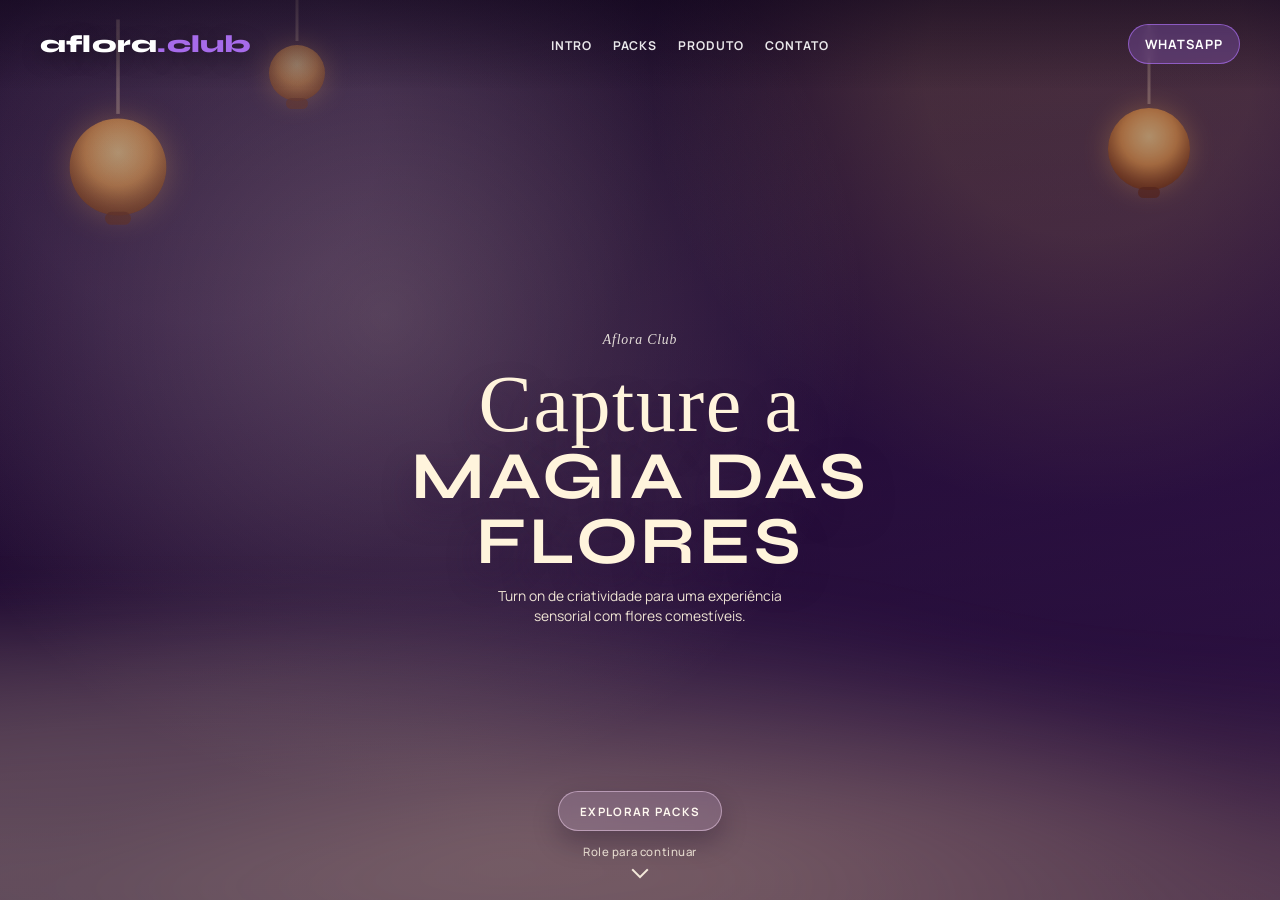
<file: index-v5.html>
<!doctype html>
<html lang="pt-BR">
  <head>
    <meta charset="UTF-8" />
    <meta name="viewport" content="width=device-width, initial-scale=1.0" />
    <title>Aflora Club | Flores Comestiveis</title>
    <meta
      name="description"
      content="Flores comestíveis frescas para restaurantes, cafés e hotéis em Porto Alegre."
    />
    <link rel="preconnect" href="https://fonts.googleapis.com" />
    <link rel="preconnect" href="https://fonts.gstatic.com" crossorigin />
    <link
      href="https://fonts.googleapis.com/css2?family=Manrope:wght@400;500;600;700&family=Syne:wght@600;700;800&display=swap"
      rel="stylesheet"
    />
    <style>
      :root {
        --aflora-lilas-600: #a66bea;
        --aflora-lilas-800: #6d35b3;
        --aflora-roxo-900: #14071f;
        --aflora-roxo-800: #2a0f40;
        --aflora-roxo-700: #4f1f73;
        --aflora-roxo-500: #8e49c9;
        --aflora-lima-500: #d7f05b;
        --aflora-pink-500: #f05fa8;
        --aflora-cream-50: #fffdf8;
        --aflora-cream-100: #f8f4eb;
        --aflora-gray-600: #6b6872;
        --aflora-ink-900: #19161f;
        --aflora-white: #ffffff;
        --success-whatsapp: #25d366;
      }

      * {
        box-sizing: border-box;
        margin: 0;
        padding: 0;
      }

      body {
        font-family: "Manrope", sans-serif;
        color: var(--aflora-ink-900);
        background: linear-gradient(
          160deg,
          var(--aflora-roxo-900) 0%,
          #1f0b34 38%,
          #351455 70%,
          #4a1f70 100%
        );
        overflow-x: hidden;
      }

      .container {
        width: min(1200px, calc(100% - 3rem));
        margin: 0 auto;
      }

      .site-header {
        position: absolute;
        top: 0;
        left: 0;
        width: 100%;
        z-index: 20;
        background: linear-gradient(
          to bottom,
          rgba(17, 6, 28, 0.56),
          rgba(17, 6, 28, 0.02)
        );
      }

      .nav-wrap {
        min-height: 88px;
        display: flex;
        align-items: center;
        justify-content: space-between;
        gap: 2rem;
      }

      .brand {
        font-family: "Syne", sans-serif;
        font-size: clamp(1.1rem, 1rem + 0.65vw, 1.55rem);
        font-weight: 800;
        letter-spacing: 0.01em;
        color: var(--aflora-white);
        text-transform: lowercase;
        text-decoration: none;
        text-shadow: 0 6px 20px rgba(0, 0, 0, 0.35);
      }

      .brand span {
        color: var(--aflora-lilas-600);
      }

      .main-nav ul {
        list-style: none;
        display: flex;
        align-items: center;
        gap: 1.3rem;
      }

      .main-nav a {
        text-decoration: none;
        color: rgba(255, 255, 255, 0.9);
        font-size: 0.76rem;
        font-weight: 700;
        letter-spacing: 0.08em;
        text-transform: uppercase;
        transition: color 0.2s ease;
      }

      .main-nav a:hover,
      .main-nav a:focus-visible {
        color: var(--aflora-lima-500);
        outline: none;
      }

      .btn {
        font-family: inherit;
        font-weight: 700;
        border: 0;
        border-radius: 999px;
        cursor: pointer;
        text-decoration: none;
        display: inline-flex;
        align-items: center;
        justify-content: center;
        gap: 0.5rem;
        transition:
          transform 0.18s ease,
          filter 0.18s ease,
          box-shadow 0.18s ease;
      }

      .btn:focus-visible {
        outline: 2px solid var(--aflora-lilas-800);
        outline-offset: 2px;
      }

      .btn:hover {
        transform: translateY(-2px);
      }

      .btn-whatsapp {
        background: rgba(166, 107, 234, 0.28);
        color: var(--aflora-white);
        font-size: 0.8rem;
        letter-spacing: 0.08em;
        text-transform: uppercase;
        padding: 0.62rem 1rem;
        border: 1px solid rgba(166, 107, 234, 0.7);
        backdrop-filter: blur(4px);
      }

      .hero {
        min-height: 100vh;
        height: 100dvh;
        display: flex;
        align-items: center;
        justify-content: center;
        overflow: hidden;
        position: relative;
        background: radial-gradient(
            circle at 85% 8%,
            rgba(255, 203, 121, 0.22) 0 12%,
            transparent 32%
          ),
          radial-gradient(
            circle at 15% 15%,
            rgba(223, 161, 255, 0.14) 0 14%,
            transparent 35%
          ),
          linear-gradient(
            165deg,
            var(--aflora-roxo-900) 0%,
            var(--aflora-roxo-800) 38%,
            var(--aflora-roxo-700) 100%
          );
      }

      .hero::before {
        content: "";
        position: absolute;
        inset: 0;
        background:
          radial-gradient(
            circle at 30% 35%,
            rgba(255, 241, 203, 0.2) 0%,
            rgba(255, 241, 203, 0) 45%
          ),
          linear-gradient(
            180deg,
            rgba(17, 6, 28, 0.18) 0%,
            rgba(17, 6, 28, 0.38) 52%,
            rgba(17, 6, 28, 0.68) 100%
          );
        z-index: 1;
      }

      .hero::after {
        content: "";
        position: absolute;
        inset: auto -10% -24% -10%;
        height: 55%;
        background:
          radial-gradient(
            ellipse at 20% 40%,
            rgba(255, 228, 189, 0.26) 0 20%,
            rgba(255, 228, 189, 0) 62%
          ),
          radial-gradient(
            ellipse at 72% 52%,
            rgba(255, 206, 155, 0.18) 0 18%,
            rgba(255, 206, 155, 0) 58%
          ),
          linear-gradient(
            to top,
            rgba(255, 232, 210, 0.22) 0%,
            rgba(255, 232, 210, 0) 70%
          );
        filter: blur(34px);
        z-index: 1;
      }

      .hero-video,
      .hero-decor {
        position: absolute;
        inset: 0;
        z-index: 0;
      }

      .lantern {
        position: absolute;
        width: 82px;
        aspect-ratio: 1;
        border-radius: 50%;
        background: radial-gradient(
          circle at 50% 35%,
          #ffd68f 0%,
          #f4a24f 42%,
          #9b4a1e 85%
        );
        box-shadow:
          0 0 26px rgba(255, 180, 91, 0.45),
          inset 0 -12px 20px rgba(81, 24, 5, 0.4);
        opacity: 0.82;
      }

      .lantern::before {
        content: "";
        position: absolute;
        width: 3px;
        height: 80px;
        background: rgba(255, 222, 190, 0.42);
        left: 50%;
        top: -84px;
        transform: translateX(-50%);
      }

      .lantern::after {
        content: "";
        position: absolute;
        width: 22px;
        height: 11px;
        background: rgba(111, 44, 20, 0.72);
        border-radius: 10px;
        left: 50%;
        bottom: -8px;
        transform: translateX(-50%);
      }

      .lantern-left {
        top: 14%;
        left: 6%;
        transform: scale(1.18);
      }

      .lantern-right {
        top: 12%;
        right: 7%;
        transform: scale(1);
      }

      .lantern-small {
        top: 5%;
        left: 21%;
        width: 56px;
        opacity: 0.72;
      }

      .hero-grid {
        display: flex;
        flex-direction: column;
        align-items: center;
        justify-content: center;
        gap: 0.8rem;
        width: 100%;
        min-height: 100%;
        padding: clamp(6rem, 11vh, 8rem) 0 2.6rem;
        text-align: center;
        position: relative;
        z-index: 2;
      }

      .hero-topline {
        font-size: 0.86rem;
        letter-spacing: 0.06em;
        text-transform: none;
        color: rgba(255, 250, 240, 0.86);
        font-weight: 500;
        margin-bottom: 0.25rem;
        font-family: "Times New Roman", serif;
        font-style: italic;
      }

      .hero-logo {
        font-family: "Syne", sans-serif;
        font-size: clamp(1.05rem, 2vw, 1.45rem);
        font-weight: 800;
        letter-spacing: 0.12em;
        line-height: 1;
        color: var(--aflora-white);
        text-transform: uppercase;
        text-shadow: 0 14px 40px rgba(0, 0, 0, 0.45);
        max-width: none;
      }

      .hero-kicker {
        display: inline-flex;
        align-items: center;
        gap: 0.55rem;
        padding: 0.42rem 0.75rem;
        border-radius: 8px;
        font-size: 0.8rem;
        font-weight: 700;
        background: var(--aflora-lima-500);
        color: var(--aflora-ink-900);
        margin-bottom: 0.9rem;
      }

      .hero-content {
        max-width: 640px;
        margin-top: 0;
        padding: 0;
      }

      .hero h1 {
        font-family: "Times New Roman", serif;
        font-size: clamp(2.1rem, 7vw, 5rem);
        line-height: 0.98;
        letter-spacing: 0.02em;
        color: #fff4dc;
        margin-bottom: 0.7rem;
        text-transform: none;
        font-weight: 500;
        text-shadow: 0 16px 32px rgba(37, 14, 58, 0.42);
      }

      .hero h1 strong {
        display: block;
        font-family: "Syne", sans-serif;
        font-size: 0.84em;
        text-transform: uppercase;
        letter-spacing: 0.04em;
        font-weight: 700;
      }

      .hero p {
        font-size: clamp(0.85rem, 1.08vw, 1rem);
        color: rgba(255, 245, 225, 0.92);
        line-height: 1.4;
        max-width: 38ch;
        margin-inline: auto;
      }

      .hero-actions {
        position: absolute;
        left: 50%;
        bottom: 1.5rem;
        transform: translateX(-50%);
        margin-top: 0;
        display: flex;
        flex-direction: column;
        align-items: center;
        justify-content: flex-end;
        gap: 0.8rem;
        z-index: 3;
        width: min(640px, 100%);
        pointer-events: none;
      }

      .hero-actions .btn {
        pointer-events: auto;
      }

      .btn-primary {
        background: rgba(236, 202, 255, 0.16);
        color: #fff8f0;
        padding: 0.72rem 1.3rem;
        border-radius: 999px;
        font-size: 0.72rem;
        letter-spacing: 0.12em;
        text-transform: uppercase;
        border: 1px solid rgba(255, 222, 253, 0.45);
        box-shadow: 0 12px 26px rgba(20, 6, 32, 0.28);
        backdrop-filter: blur(6px);
      }

      .btn-primary:hover {
        filter: brightness(0.93);
      }

      .btn-secondary {
        display: none;
      }

      .hero-card {
        display: none;
      }

      .hero-card h2 {
        font-family: "Syne", sans-serif;
        font-size: 1.12rem;
        margin-bottom: 0.6rem;
        color: var(--aflora-white);
      }

      .hero-card ul {
        list-style: none;
        display: grid;
        gap: 0.75rem;
      }

      .hero-card li {
        padding: 0.66rem 0.72rem;
        border-radius: 10px;
        background: rgba(255, 255, 255, 0.85);
        border: 1px solid rgba(255, 255, 255, 0.25);
        font-size: 0.86rem;
        font-weight: 700;
      }

      .hero-card small {
        margin-top: 0.75rem;
        display: block;
        color: rgba(255, 255, 255, 0.82);
        font-size: 0.78rem;
      }

      .scroll-cue {
        color: rgba(255, 246, 229, 0.9);
        font-size: 0.72rem;
        letter-spacing: 0.05em;
        text-transform: none;
        font-weight: 500;
        display: inline-flex;
        flex-direction: column;
        align-items: center;
        gap: 0.3rem;
        pointer-events: none;
      }

      .scroll-cue::after {
        content: "";
        width: 10px;
        height: 10px;
        border-right: 2px solid rgba(255, 246, 229, 0.92);
        border-bottom: 2px solid rgba(255, 246, 229, 0.92);
        transform: rotate(45deg);
        animation: scroll-arrow-bounce 1.2s ease-in-out infinite;
      }

      @keyframes scroll-arrow-bounce {
        0%,
        100% {
          transform: rotate(45deg) translate(0, 0);
          opacity: 0.9;
        }
        50% {
          transform: rotate(45deg) translate(4px, 4px);
          opacity: 0.55;
        }
      }

      @media (max-width: 980px) {
        .main-nav {
          display: none;
        }

        .nav-wrap {
          min-height: 76px;
        }

        .hero {
          height: auto;
          min-height: 100vh;
        }

        .hero-grid {
          row-gap: 0.9rem;
          padding-top: 6.1rem;
          padding-bottom: 1rem;
        }

        .hero-actions {
          bottom: 1rem;
        }

        .hero-logo {
          font-size: clamp(0.95rem, 4.8vw, 1.2rem);
        }

        .hero-content {
          margin: 0.4rem 0 0;
          max-width: 100%;
        }

        .hero-topline {
          margin-bottom: 0.5rem;
        }

        .hero h1 {
          font-size: clamp(2rem, 10vw, 3.2rem);
        }

        .hero p {
          max-width: 27ch;
        }

        .hero-actions {
          align-items: center;
          width: calc(100% - 2rem);
        }
      }
    </style>
  </head>
  <body>
    <header class="site-header">
      <div class="container nav-wrap">
        <a class="brand" href="#">aflora<span>.club</span></a>

        <nav class="main-nav" aria-label="Menu principal">
          <ul>
            <li><a href="#inicio">Intro</a></li>
            <li><a href="#packs">Packs</a></li>
            <li><a href="#produto">Produto</a></li>
            <li><a href="#contato">Contato</a></li>
          </ul>
        </nav>

        <a
          class="btn btn-whatsapp"
          href="https://wa.me/5551999999999?text=Ol%C3%A1%21%20Quero%20fazer%20um%20pedido%20de%20flores%20comest%C3%ADveis."
          target="_blank"
          rel="noopener noreferrer"
          aria-label="Falar no WhatsApp"
        >
          WhatsApp
        </a>
      </div>
    </header>

    <main id="inicio">
      <section class="hero">
        <div class="hero-decor" aria-hidden="true">
          <div class="lantern lantern-left"></div>
          <div class="lantern lantern-right"></div>
          <div class="lantern lantern-small"></div>
        </div>
        <div class="container hero-grid">
          <div class="hero-topline">Aflora Club</div>

          <div class="hero-content">
            <h1>Capture a <strong>magia das flores</strong></h1>
            <p>
              Turn on de criatividade para uma experiência sensorial com flores
              comestíveis.
            </p>
          </div>

          <div class="hero-actions">
            <a class="btn btn-primary" href="#packs">Explorar packs</a>
            <a
              class="btn btn-secondary"
              href="https://wa.me/5551999999999?text=Ol%C3%A1%21%20Quero%20conhecer%20os%20packs%20de%20flores%20comest%C3%ADveis."
              target="_blank"
              rel="noopener noreferrer"
            >
              Pedir no WhatsApp
            </a>
            <div class="scroll-cue">Role para continuar</div>
          </div>

        </div>
      </section>
    </main>
  </body>
</html>
</file>
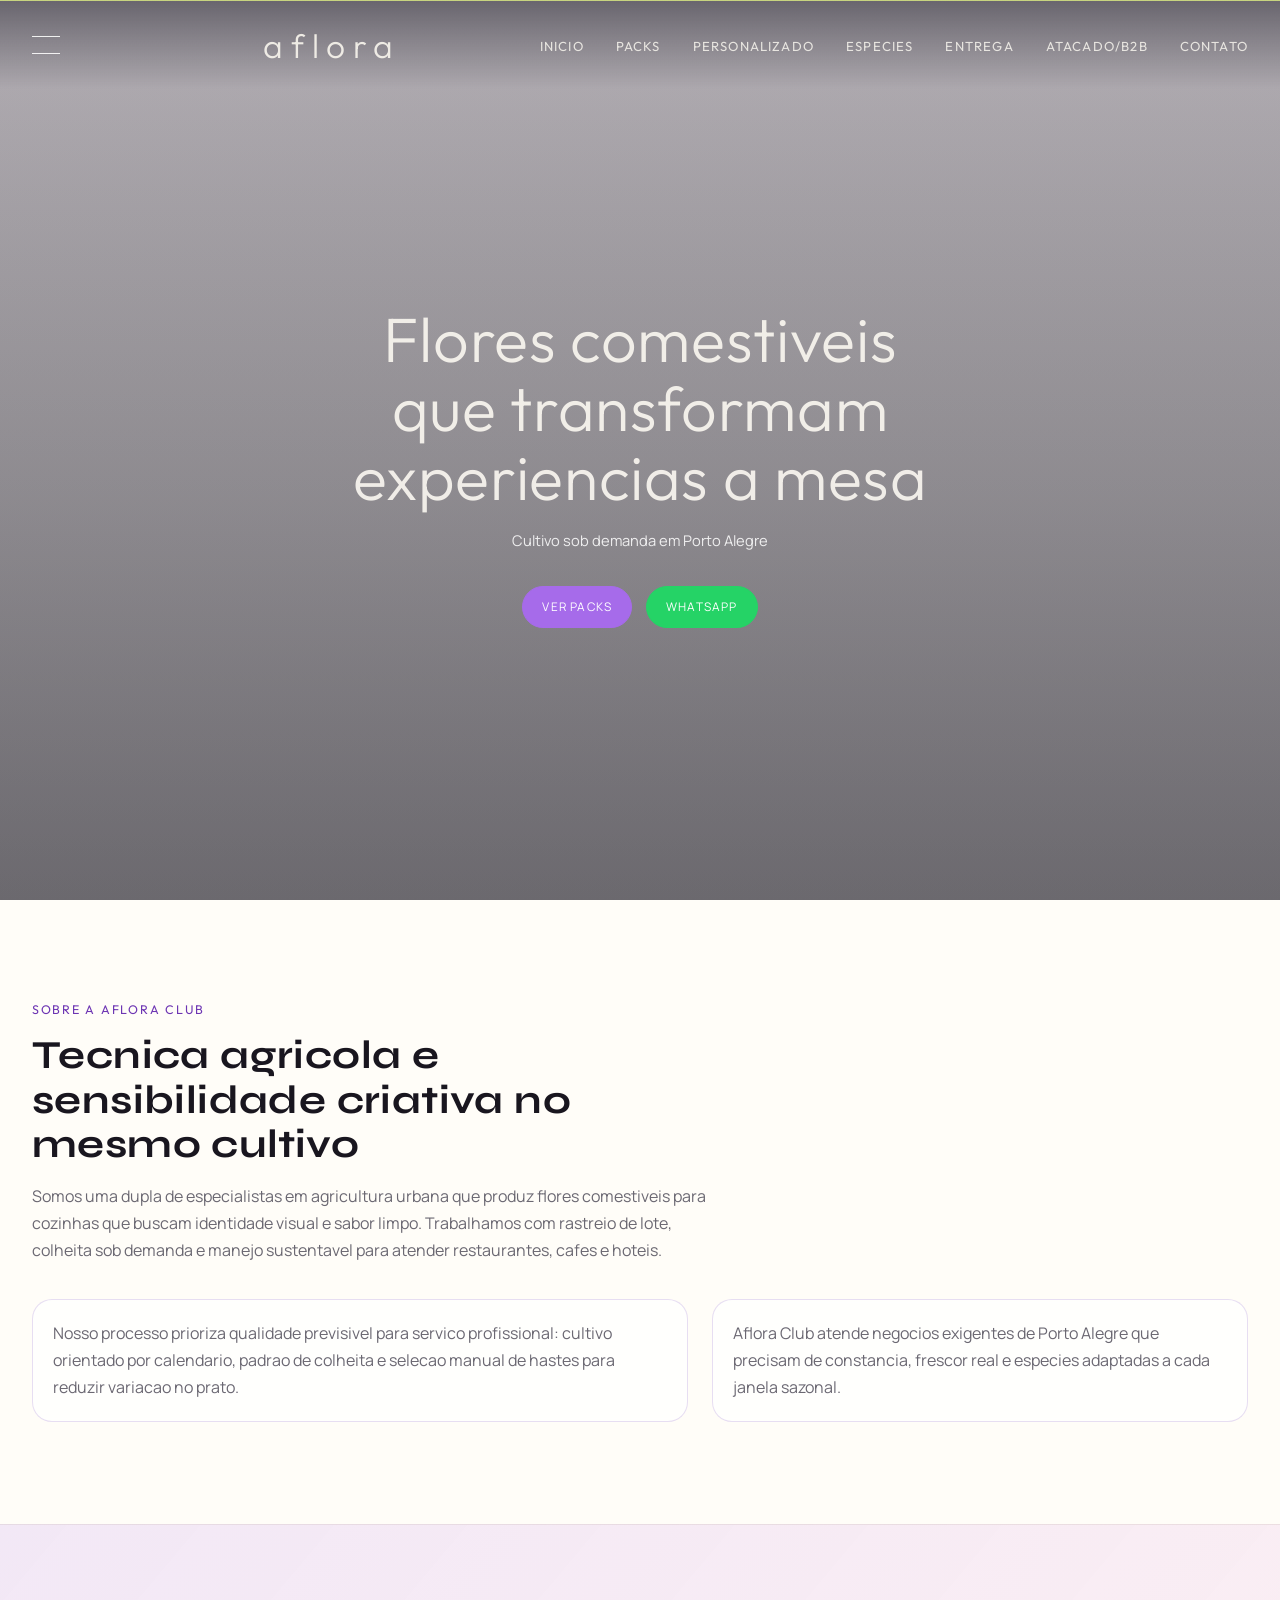
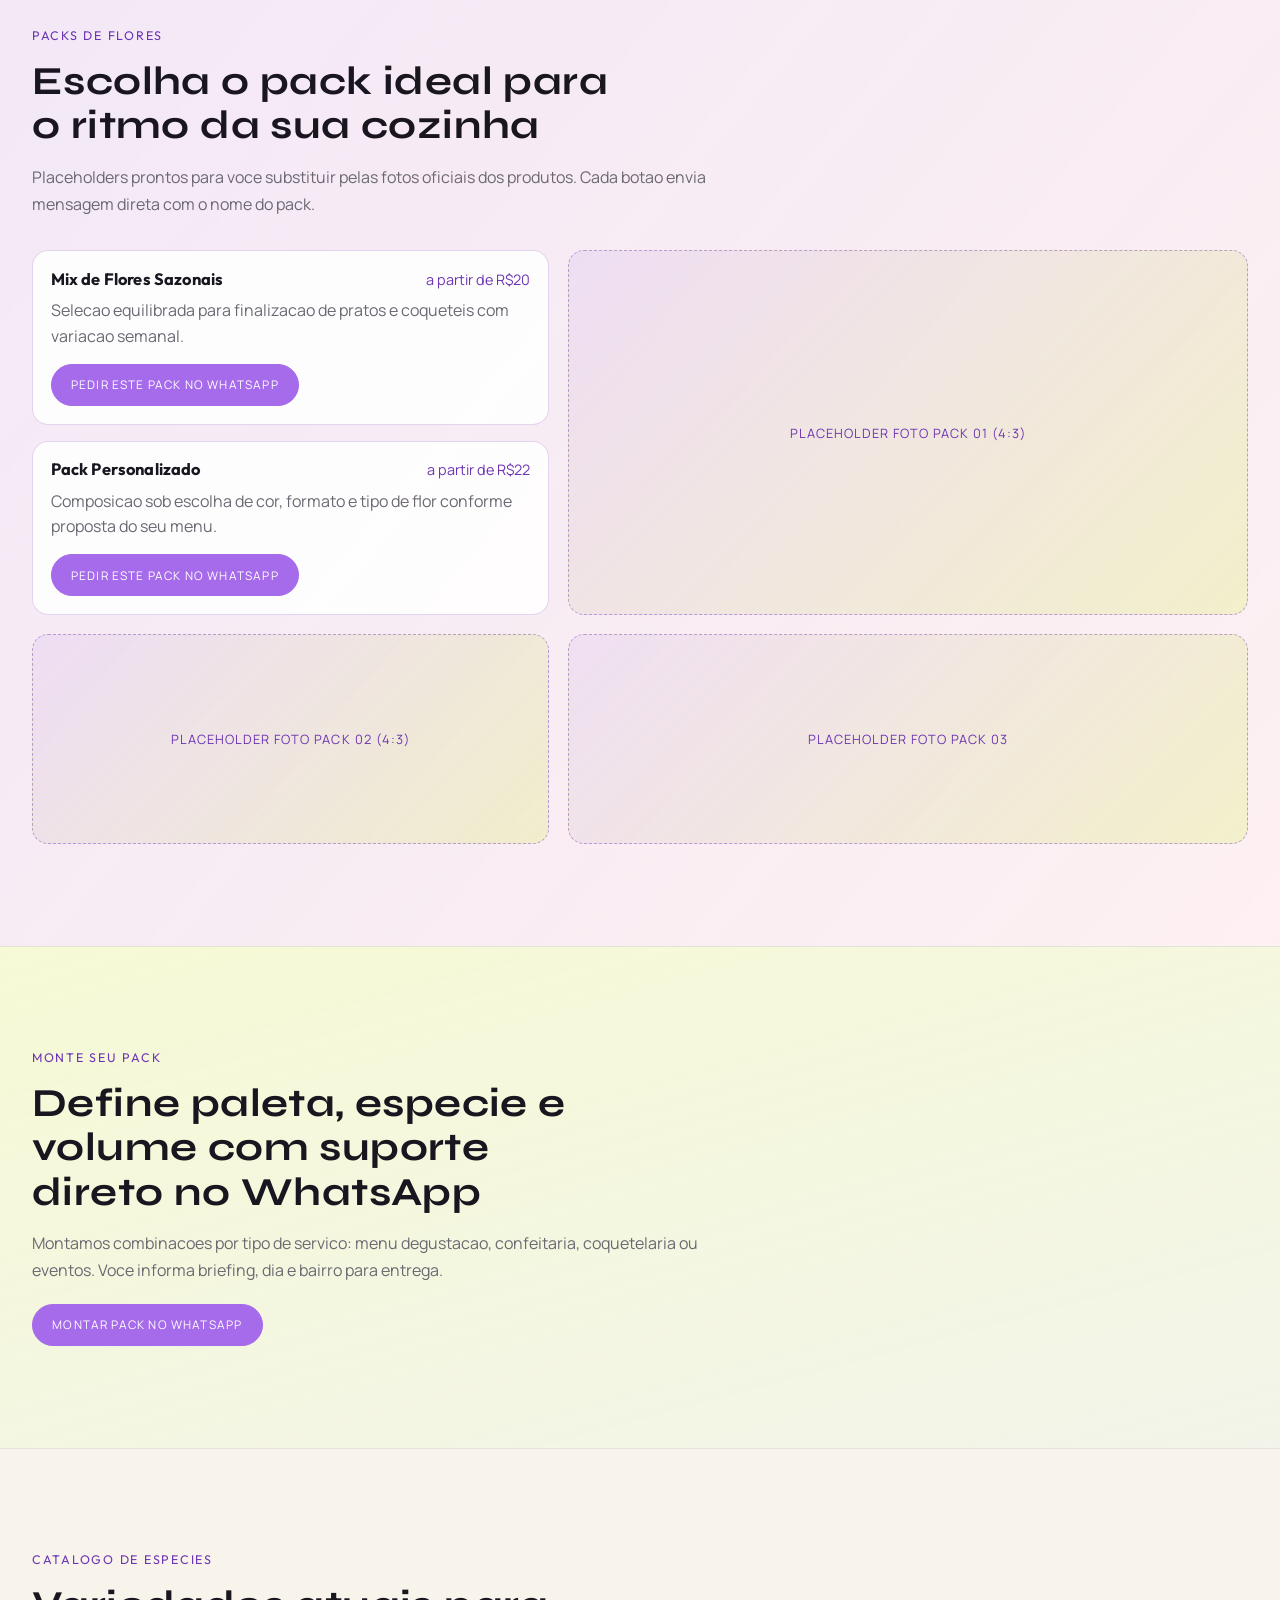
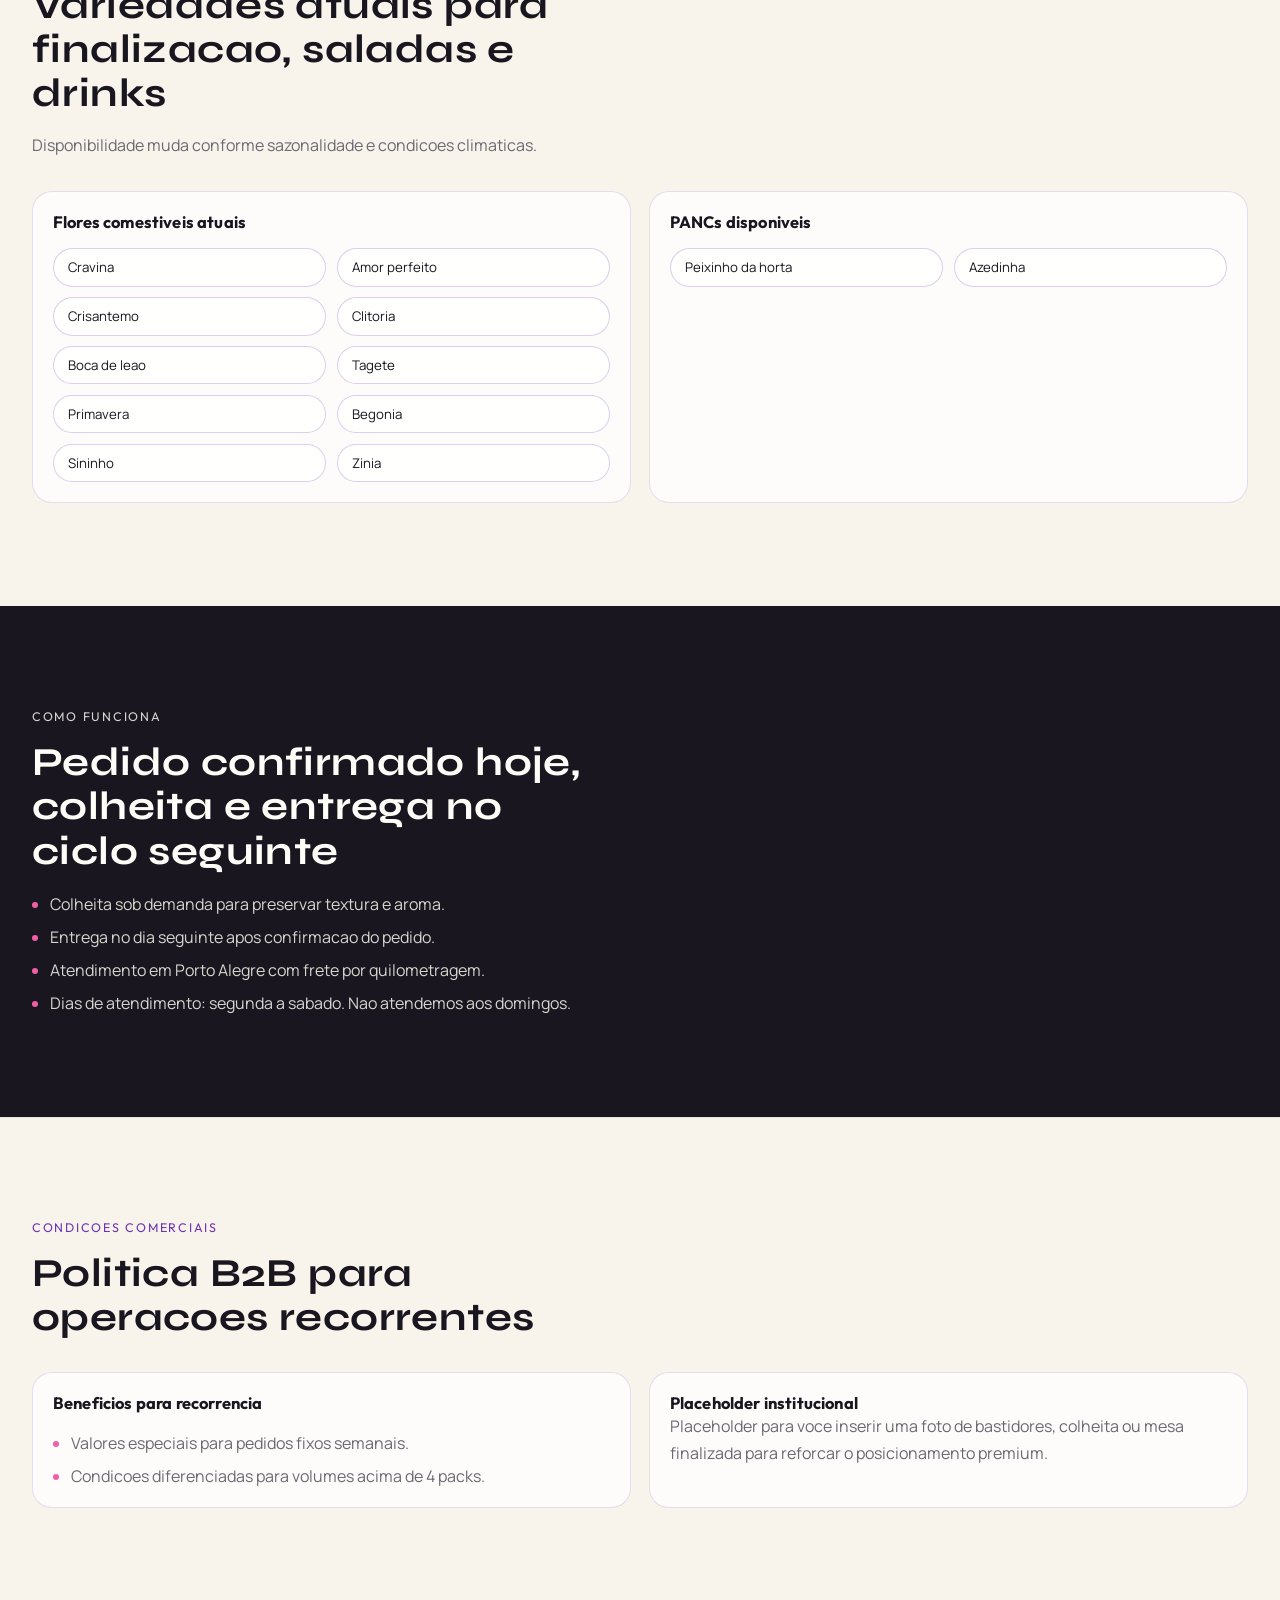
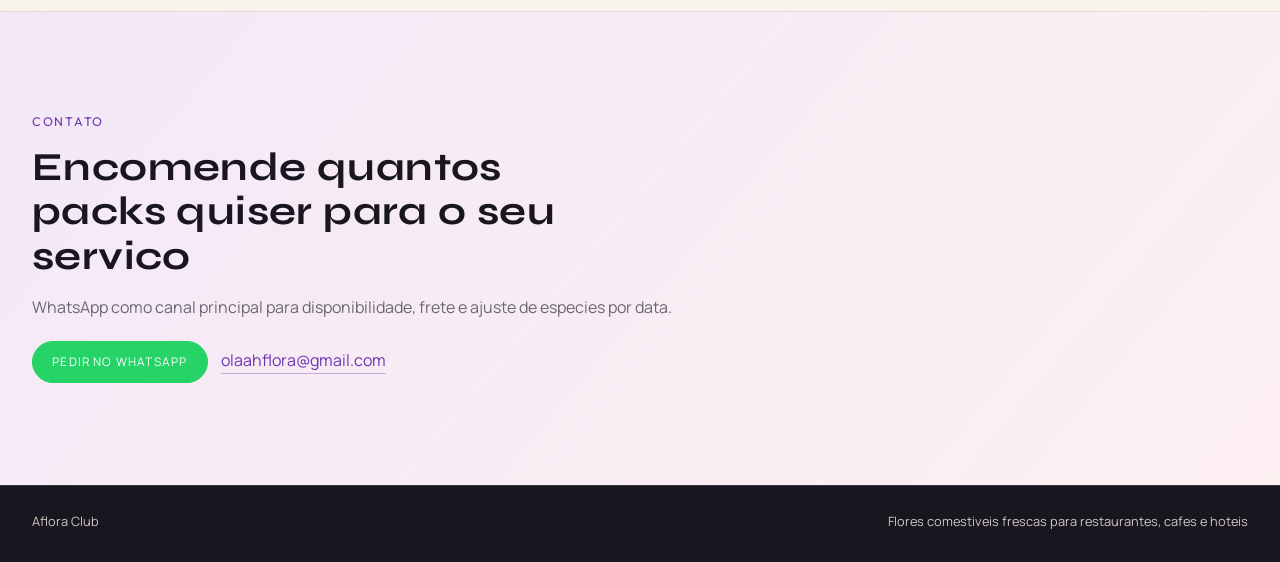
<file: index-v6-video.html>
<!doctype html>
<html lang="pt-BR">
  <head>
    <meta charset="UTF-8" />
    <meta name="viewport" content="width=device-width, initial-scale=1.0" />
    <title>Aflora Club | V6 Video</title>
    <meta
      name="description"
      content="Versao V6 com fundo em video no hero."
    />
    <link rel="preconnect" href="https://fonts.googleapis.com" />
    <link rel="preconnect" href="https://fonts.gstatic.com" crossorigin />
    <link
      href="https://fonts.googleapis.com/css2?family=Syne:wght@600;700&family=Outfit:wght@300;400;500;600&family=Manrope:wght@400;500;600&display=swap"
      rel="stylesheet"
    />
    <style>
      :root {
        --aflora-lilas-600: #a66bea;
        --aflora-lilas-800: #6d35b3;
        --aflora-lima-500: #d7f05b;
        --aflora-pink-500: #f05fa8;
        --aflora-verde-500: #5c8f3a;
        --aflora-terra-700: #3b2a2a;
        --aflora-cream-50: #fffdf8;
        --aflora-cream-100: #f8f4eb;
        --aflora-gray-600: #6b6872;
        --aflora-ink-900: #19161f;
        --aflora-white: #ffffff;
        --success-whatsapp: #25d366;
      }

      * {
        box-sizing: border-box;
        margin: 0;
        padding: 0;
      }

      body {
        font-family: "Manrope", sans-serif;
        background: var(--aflora-cream-50);
        color: var(--aflora-ink-900);
        overflow-x: hidden;
      }

      .container {
        width: min(1320px, calc(100% - 4rem));
        margin: 0 auto;
      }

      .hero {
        position: relative;
        min-height: 100dvh;
        isolation: isolate;
      }

      .hero-bg {
        position: absolute;
        inset: 0;
        z-index: -2;
        overflow: hidden;
      }

      .hero-bg video {
        width: 100%;
        height: 100%;
        object-fit: cover;
        object-position: center;
      }

      .hero::before {
        content: "";
        position: absolute;
        inset: 0;
        z-index: -1;
        background: linear-gradient(
          180deg,
          rgba(35, 23, 55, 0.28) 0%,
          rgba(20, 14, 35, 0.34) 45%,
          rgba(14, 11, 25, 0.44) 100%
        );
      }

      .hero::after {
        content: "";
        position: absolute;
        inset: 0;
        z-index: -1;
        background: linear-gradient(
          180deg,
          rgba(10, 8, 18, 0.08) 0%,
          rgba(10, 8, 18, 0.18) 55%,
          rgba(10, 8, 18, 0.3) 100%
        );
      }

      .site-header {
        position: absolute;
        inset: 0 0 auto 0;
        z-index: 2;
        border-top: 1px solid rgba(215, 240, 91, 0.58);
        background: linear-gradient(
          to bottom,
          rgba(14, 12, 24, 0.45),
          rgba(14, 12, 24, 0)
        );
      }

      .nav-wrap {
        min-height: 88px;
        display: flex;
        align-items: center;
        justify-content: space-between;
        gap: 1.5rem;
      }

      .menu-trigger {
        width: 28px;
        height: 18px;
        display: grid;
        align-content: space-between;
        border: 0;
        background: transparent;
      }

      .menu-trigger span {
        display: block;
        height: 1px;
        background: rgba(255, 255, 255, 0.88);
      }

      .brand {
        font-family: "Outfit", sans-serif;
        font-size: 2.1rem;
        font-weight: 300;
        letter-spacing: 0.22em;
        text-transform: lowercase;
        color: rgba(244, 241, 234, 0.94);
        text-decoration: none;
        margin-left: 5vw;
      }

      .nav-links {
        list-style: none;
        display: flex;
        align-items: center;
        gap: 2rem;
      }

      .nav-links a {
        font-family: "Outfit", sans-serif;
        font-size: 0.82rem;
        letter-spacing: 0.09em;
        color: rgba(244, 241, 234, 0.88);
        text-decoration: none;
        text-transform: uppercase;
      }

      .hero-content {
        min-height: 100dvh;
        display: grid;
        align-content: center;
        justify-items: center;
        text-align: center;
        padding-top: 6.5rem;
        padding-bottom: 4.5rem;
      }

      h1 {
        font-family: "Outfit", sans-serif;
        font-size: clamp(2rem, 4.9vw, 4rem);
        line-height: 1.1;
        font-weight: 300;
        letter-spacing: 0.01em;
        color: rgba(244, 241, 234, 0.97);
        max-width: 22ch;
        text-wrap: balance;
      }

      .hero-subtitle {
        margin-top: 1.2rem;
        font-size: clamp(0.9rem, 1.15vw, 1.05rem);
        color: rgba(255, 255, 255, 0.86);
      }

      .hero-actions {
        margin-top: 2.2rem;
        display: flex;
        align-items: center;
        gap: 0.85rem;
      }

      .btn {
        border: 1px solid rgba(255, 255, 255, 0.35);
        border-radius: 999px;
        padding: 0.72rem 1.2rem;
        text-decoration: none;
        color: var(--aflora-white);
        font-size: 0.74rem;
        letter-spacing: 0.1em;
        text-transform: uppercase;
        transition: all 0.28s cubic-bezier(0.16, 1, 0.3, 1);
      }

      .btn-primary {
        border-color: var(--aflora-lilas-600);
        background: var(--aflora-lilas-600);
      }

      .btn-primary:hover {
        background: var(--aflora-lilas-800);
        border-color: var(--aflora-lilas-800);
      }

      .btn-secondary {
        border-color: rgba(255, 255, 255, 0.52);
        background: rgba(255, 255, 255, 0.08);
      }

      .btn-whatsapp {
        border-color: var(--success-whatsapp);
        background: var(--success-whatsapp);
      }

      .btn-whatsapp:hover {
        filter: brightness(0.92);
      }

      .section {
        padding: clamp(4rem, 8vw, 7rem) 0;
        position: relative;
      }

      .section + .section {
        border-top: 1px solid rgba(25, 22, 31, 0.08);
      }

      .section-light {
        background: var(--aflora-cream-50);
        color: var(--aflora-ink-900);
      }

      .section-soft {
        background: var(--aflora-cream-100);
        color: var(--aflora-ink-900);
      }

      .section-lilac {
        background: linear-gradient(
          130deg,
          rgba(166, 107, 234, 0.14),
          rgba(240, 95, 168, 0.08)
        );
      }

      .section-lime {
        background: linear-gradient(
          165deg,
          rgba(215, 240, 91, 0.22),
          rgba(92, 143, 58, 0.08)
        );
      }

      .section-ink {
        background: var(--aflora-ink-900);
        color: var(--aflora-cream-50);
      }

      .section-ink .section-kicker,
      .section-ink .section-intro,
      .section-ink .panel p,
      .section-ink .flow li {
        color: rgba(248, 244, 235, 0.86);
      }

      .section-kicker {
        font-family: "Outfit", sans-serif;
        font-size: 0.78rem;
        letter-spacing: 0.14em;
        text-transform: uppercase;
        color: var(--aflora-lilas-800);
        margin-bottom: 1rem;
      }

      .section h2 {
        font-family: "Syne", sans-serif;
        font-size: clamp(1.7rem, 3.1vw, 2.8rem);
        line-height: 1.12;
        font-weight: 700;
        letter-spacing: 0.01em;
        max-width: 20ch;
      }

      .section-intro {
        margin-top: 1rem;
        max-width: 68ch;
        color: var(--aflora-gray-600);
        line-height: 1.7;
      }

      .about-grid {
        margin-top: 2.2rem;
        display: grid;
        grid-template-columns: 1.1fr 0.9fr;
        gap: 1.5rem;
      }

      .panel {
        border: 1px solid rgba(109, 53, 179, 0.16);
        border-radius: 1.25rem;
        padding: 1.25rem;
        background: rgba(255, 255, 255, 0.75);
        backdrop-filter: blur(2px);
      }

      .panel p {
        color: var(--aflora-gray-600);
        line-height: 1.68;
      }

      .packs-layout {
        margin-top: 2rem;
        display: grid;
        grid-template-columns: 0.95fr 1.25fr;
        gap: 1.2rem;
      }

      .pack-photo {
        border: 1px dashed rgba(109, 53, 179, 0.42);
        border-radius: 1rem;
        min-height: 210px;
        display: grid;
        place-items: center;
        color: var(--aflora-lilas-800);
        font-size: 0.8rem;
        letter-spacing: 0.08em;
        text-transform: uppercase;
        background: linear-gradient(
          135deg,
          rgba(166, 107, 234, 0.1),
          rgba(215, 240, 91, 0.26)
        );
      }

      .pack-list {
        display: grid;
        gap: 1rem;
      }

      .pack-card {
        border: 1px solid rgba(109, 53, 179, 0.2);
        border-radius: 1rem;
        padding: 1.1rem;
        background: rgba(255, 255, 255, 0.88);
      }

      .pack-head {
        display: flex;
        align-items: baseline;
        justify-content: space-between;
        gap: 1rem;
      }

      .pack-title {
        font-family: "Outfit", sans-serif;
        font-size: 1.03rem;
        letter-spacing: 0.01em;
        color: var(--aflora-ink-900);
      }

      .pack-price {
        font-size: 0.9rem;
        color: var(--aflora-lilas-800);
      }

      .pack-card p {
        margin-top: 0.6rem;
        color: var(--aflora-gray-600);
        line-height: 1.6;
      }

      .pack-card .btn {
        display: inline-block;
        margin-top: 0.9rem;
      }

      .split {
        margin-top: 2rem;
        display: grid;
        grid-template-columns: 1fr 1fr;
        gap: 1.1rem;
      }

      .species-list {
        list-style: none;
        display: grid;
        grid-template-columns: repeat(2, minmax(0, 1fr));
        gap: 0.65rem;
        margin-top: 1rem;
      }

      .species-list li {
        border: 1px solid rgba(109, 53, 179, 0.24);
        border-radius: 999px;
        padding: 0.58rem 0.88rem;
        font-size: 0.83rem;
        color: var(--aflora-ink-900);
        background: rgba(255, 255, 255, 0.7);
      }

      .flow {
        list-style: none;
        margin-top: 1.2rem;
        display: grid;
        gap: 0.7rem;
      }

      .flow li {
        padding-left: 1.1rem;
        position: relative;
        color: var(--aflora-gray-600);
      }

      .flow li::before {
        content: "";
        width: 6px;
        height: 6px;
        border-radius: 999px;
        background: var(--aflora-pink-500);
        position: absolute;
        top: 0.56rem;
        left: 0;
      }

      .contact-block {
        margin-top: 1.2rem;
        display: flex;
        flex-wrap: wrap;
        align-items: center;
        gap: 0.85rem;
      }

      .contact-mail {
        color: var(--aflora-lilas-800);
        text-decoration: none;
        border-bottom: 1px solid rgba(109, 53, 179, 0.35);
        padding-bottom: 2px;
      }

      footer {
        padding: 1.6rem 0 2rem;
        border-top: 1px solid rgba(255, 255, 255, 0.14);
        background: var(--aflora-ink-900);
      }

      .footer-wrap {
        display: flex;
        justify-content: space-between;
        gap: 1rem;
        font-size: 0.8rem;
        color: rgba(248, 244, 235, 0.8);
      }

      @media (max-width: 980px) {
        .container {
          width: calc(100% - 2rem);
        }

        .brand {
          margin-left: 0;
          font-size: 1.7rem;
          letter-spacing: 0.16em;
        }

        .nav-links {
          gap: 1rem;
        }

        .nav-links a {
          font-size: 0.72rem;
        }

        h1 {
          max-width: 16ch;
        }

        .about-grid,
        .packs-layout,
        .split {
          grid-template-columns: 1fr;
        }
      }

      @media (max-width: 640px) {
        .nav-wrap {
          display: grid;
          grid-template-columns: auto 1fr;
          gap: 0.7rem;
          align-items: center;
          padding-block: 0.9rem;
        }

        .brand {
          justify-self: end;
        }

        .nav-links {
          grid-column: 1 / -1;
          overflow-x: auto;
          padding-bottom: 0.25rem;
        }

        .nav-links li:first-child {
          display: block;
        }

        .hero-actions {
          flex-direction: column;
          width: min(280px, 100%);
        }

        .btn {
          width: 100%;
          text-align: center;
        }

        .species-list {
          grid-template-columns: 1fr;
        }

        .footer-wrap {
          flex-direction: column;
        }
      }
    </style>
  </head>
  <body>
    <main class="hero" id="inicio">
      <div class="hero-bg" aria-hidden="true">
        <video autoplay muted loop playsinline preload="metadata">
          <source
            src="hero-imgs/magnific_use-this-image-as-the-bas_2886030875.mp4"
            type="video/mp4"
          />
        </video>
      </div>

      <header class="site-header">
        <div class="container nav-wrap">
          <button class="menu-trigger" aria-label="Abrir menu">
            <span></span>
            <span></span>
          </button>

          <a class="brand" href="#">aflora</a>

          <ul class="nav-links" aria-label="Menu principal">
            <li><a href="#inicio">Inicio</a></li>
            <li><a href="#packs">Packs</a></li>
            <li><a href="#personalizado">Personalizado</a></li>
            <li><a href="#especies">Especies</a></li>
            <li><a href="#entrega">Entrega</a></li>
            <li><a href="#b2b">Atacado/B2B</a></li>
            <li><a href="#contato">Contato</a></li>
          </ul>
        </div>
      </header>

      <div class="container hero-content">
        <h1>Flores comestiveis que transformam experiencias a mesa</h1>
        <p class="hero-subtitle">Cultivo sob demanda em Porto Alegre</p>

        <div class="hero-actions">
          <a class="btn btn-primary" href="#packs">Ver packs</a>
          <a
            class="btn btn-whatsapp"
            href="https://wa.me/5551999999999?text=Ol%C3%A1%21%20Quero%20fazer%20um%20pedido%20de%20flores%20comest%C3%ADveis."
            target="_blank"
            rel="noopener noreferrer"
            >WhatsApp</a
          >
        </div>
      </div>
    </main>

    <section class="section section-light" id="sobre">
      <div class="container">
        <p class="section-kicker">Sobre a Aflora Club</p>
        <h2>Tecnica agricola e sensibilidade criativa no mesmo cultivo</h2>
        <p class="section-intro">
          Somos uma dupla de especialistas em agricultura urbana que produz
          flores comestiveis para cozinhas que buscam identidade visual e sabor
          limpo. Trabalhamos com rastreio de lote, colheita sob demanda e manejo
          sustentavel para atender restaurantes, cafes e hoteis.
        </p>

        <div class="about-grid">
          <article class="panel">
            <p>
              Nosso processo prioriza qualidade previsivel para servico
              profissional: cultivo orientado por calendario, padrao de colheita
              e selecao manual de hastes para reduzir variacao no prato.
            </p>
          </article>
          <article class="panel">
            <p>
              Aflora Club atende negocios exigentes de Porto Alegre que precisam
              de constancia, frescor real e especies adaptadas a cada janela
              sazonal.
            </p>
          </article>
        </div>
      </div>
    </section>

    <section class="section section-lilac" id="packs">
      <div class="container">
        <p class="section-kicker">Packs de Flores</p>
        <h2>Escolha o pack ideal para o ritmo da sua cozinha</h2>
        <p class="section-intro">
          Placeholders prontos para voce substituir pelas fotos oficiais dos
          produtos. Cada botao envia mensagem direta com o nome do pack.
        </p>

        <div class="packs-layout">
          <div class="pack-list">
            <article class="pack-card">
              <div class="pack-head">
                <h3 class="pack-title">Mix de Flores Sazonais</h3>
                <span class="pack-price">a partir de R$20</span>
              </div>
              <p>
                Selecao equilibrada para finalizacao de pratos e coqueteis com
                variacao semanal.
              </p>
              <a
                class="btn btn-primary"
                href="https://wa.me/5551999999999?text=Ol%C3%A1%21%20Tenho%20interesse%20no%20pack%3A%20Mix%20de%20Flores%20Sazonais%20%28R%2420%29.%20Pode%20me%20passar%20disponibilidade%20e%20frete%20para%20%5Bbairro%5D%3F"
                target="_blank"
                rel="noopener noreferrer"
                >Pedir este pack no WhatsApp</a
              >
            </article>

            <article class="pack-card">
              <div class="pack-head">
                <h3 class="pack-title">Pack Personalizado</h3>
                <span class="pack-price">a partir de R$22</span>
              </div>
              <p>
                Composicao sob escolha de cor, formato e tipo de flor conforme
                proposta do seu menu.
              </p>
              <a
                class="btn btn-primary"
                href="https://wa.me/5551999999999?text=Ol%C3%A1%21%20Tenho%20interesse%20no%20pack%3A%20Pack%20Personalizado%20%28R%2422%29.%20Pode%20me%20passar%20disponibilidade%20e%20frete%20para%20%5Bbairro%5D%3F"
                target="_blank"
                rel="noopener noreferrer"
                >Pedir este pack no WhatsApp</a
              >
            </article>
          </div>

          <div class="pack-photo">Placeholder foto pack 01 (4:3)</div>
          <div class="pack-photo">Placeholder foto pack 02 (4:3)</div>
          <div class="pack-photo">Placeholder foto pack 03</div>
        </div>
      </div>
    </section>

    <section class="section section-lime" id="personalizado">
      <div class="container">
        <p class="section-kicker">Monte seu Pack</p>
        <h2>Define paleta, especie e volume com suporte direto no WhatsApp</h2>
        <p class="section-intro">
          Montamos combinacoes por tipo de servico: menu degustacao, confeitaria,
          coquetelaria ou eventos. Voce informa briefing, dia e bairro para
          entrega.
        </p>
        <div class="contact-block">
          <a
            class="btn btn-primary"
            href="https://wa.me/5551999999999?text=Ol%C3%A1%21%20Quero%20montar%20um%20pack%20personalizado."
            target="_blank"
            rel="noopener noreferrer"
            >Montar pack no WhatsApp</a
          >
        </div>
      </div>
    </section>

    <section class="section section-soft" id="especies">
      <div class="container">
        <p class="section-kicker">Catalogo de Especies</p>
        <h2>Variedades atuais para finalizacao, saladas e drinks</h2>
        <p class="section-intro">
          Disponibilidade muda conforme sazonalidade e condicoes climaticas.
        </p>

        <div class="split">
          <article class="panel">
            <h3 class="pack-title">Flores comestiveis atuais</h3>
            <ul class="species-list">
              <li>Cravina</li>
              <li>Amor perfeito</li>
              <li>Crisantemo</li>
              <li>Clitoria</li>
              <li>Boca de leao</li>
              <li>Tagete</li>
              <li>Primavera</li>
              <li>Begonia</li>
              <li>Sininho</li>
              <li>Zinia</li>
            </ul>
          </article>

          <article class="panel">
            <h3 class="pack-title">PANCs disponiveis</h3>
            <ul class="species-list">
              <li>Peixinho da horta</li>
              <li>Azedinha</li>
            </ul>
          </article>
        </div>
      </div>
    </section>

    <section class="section section-ink" id="entrega">
      <div class="container">
        <p class="section-kicker">Como Funciona</p>
        <h2>Pedido confirmado hoje, colheita e entrega no ciclo seguinte</h2>
        <ul class="flow">
          <li>Colheita sob demanda para preservar textura e aroma.</li>
          <li>Entrega no dia seguinte apos confirmacao do pedido.</li>
          <li>Atendimento em Porto Alegre com frete por quilometragem.</li>
          <li>
            Dias de atendimento: segunda a sabado. Nao atendemos aos domingos.
          </li>
        </ul>
      </div>
    </section>

    <section class="section section-soft" id="b2b">
      <div class="container">
        <p class="section-kicker">Condicoes Comerciais</p>
        <h2>Politica B2B para operacoes recorrentes</h2>
        <div class="split">
          <article class="panel">
            <h3 class="pack-title">Beneficios para recorrencia</h3>
            <ul class="flow">
              <li>Valores especiais para pedidos fixos semanais.</li>
              <li>Condicoes diferenciadas para volumes acima de 4 packs.</li>
            </ul>
          </article>
          <article class="panel">
            <h3 class="pack-title">Placeholder institucional</h3>
            <p>
              Placeholder para voce inserir uma foto de bastidores, colheita ou
              mesa finalizada para reforcar o posicionamento premium.
            </p>
          </article>
        </div>
      </div>
    </section>

    <section class="section section-lilac" id="contato">
      <div class="container">
        <p class="section-kicker">Contato</p>
        <h2>Encomende quantos packs quiser para o seu servico</h2>
        <p class="section-intro">
          WhatsApp como canal principal para disponibilidade, frete e ajuste de
          especies por data.
        </p>
        <div class="contact-block">
          <a
            class="btn btn-whatsapp"
            href="https://wa.me/5551999999999?text=Ol%C3%A1%21%20Quero%20fazer%20um%20pedido%20de%20flores%20comest%C3%ADveis."
            target="_blank"
            rel="noopener noreferrer"
            >Pedir no WhatsApp</a
          >
          <a class="contact-mail" href="mailto:olaahflora@gmail.com"
            >olaahflora@gmail.com</a
          >
        </div>
      </div>
    </section>

    <footer>
      <div class="container footer-wrap">
        <span>Aflora Club</span>
        <span>Flores comestiveis frescas para restaurantes, cafes e hoteis</span>
      </div>
    </footer>
  </body>
</html>
</file>
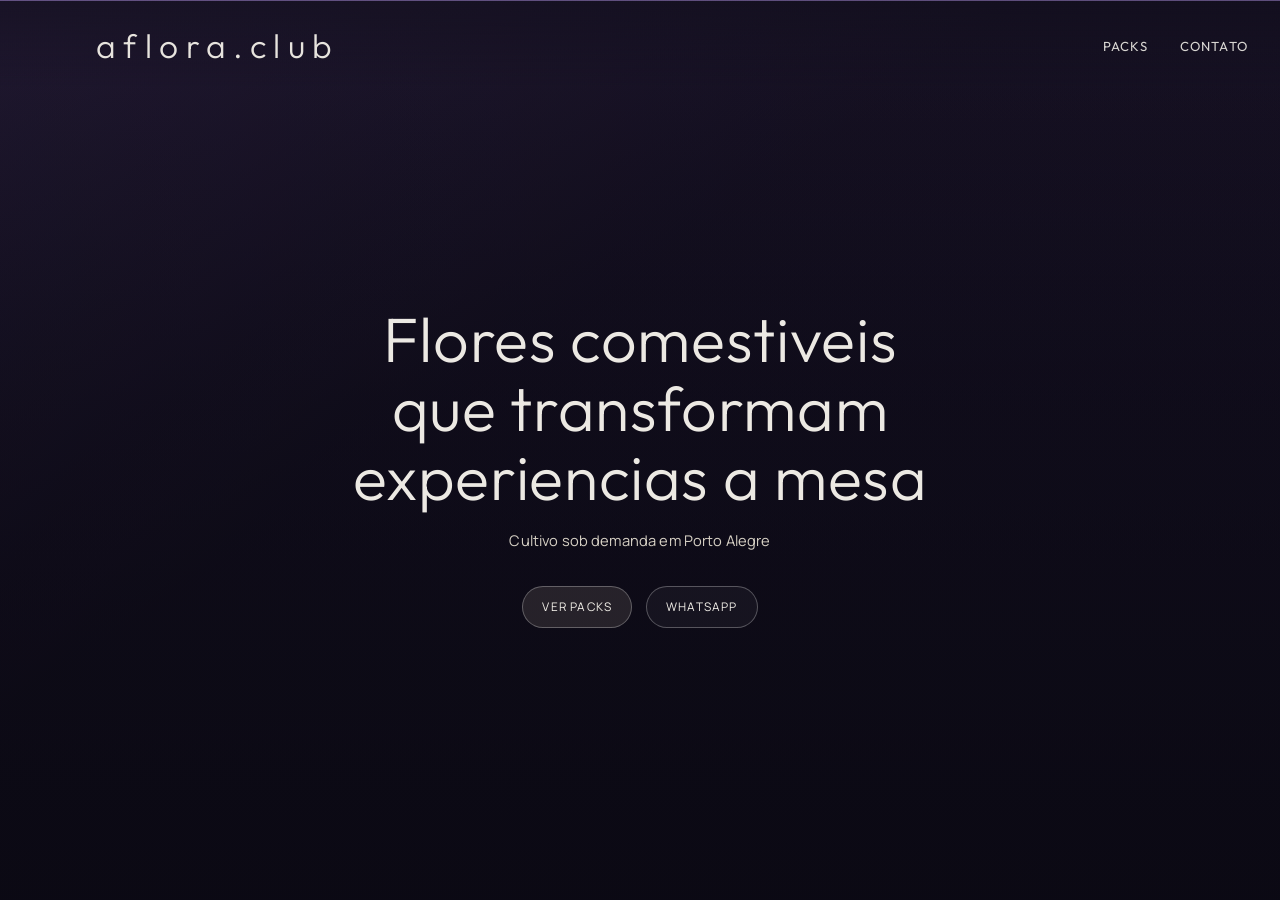
<file: index-v6.html>
<!doctype html>
<html lang="pt-BR">
  <head>
    <meta charset="UTF-8" />
    <meta name="viewport" content="width=device-width, initial-scale=1.0" />
    <title>Aflora Club | V6 Clean</title>
    <meta
      name="description"
      content="Aflora Club: flores comestiveis para restaurantes, cafes e hoteis."
    />
    <link rel="preconnect" href="https://fonts.googleapis.com" />
    <link rel="preconnect" href="https://fonts.gstatic.com" crossorigin />
    <link
      href="https://fonts.googleapis.com/css2?family=Outfit:wght@300;400;500;600&family=Manrope:wght@400;500;600&display=swap"
      rel="stylesheet"
    />
    <style>
      :root {
        --bg-900: #111019;
        --bg-800: #191529;
        --text-100: #f4f1ea;
        --text-300: #d7d1c5;
        --line-200: rgba(255, 255, 255, 0.28);
        --accent: #d8cdb7;
      }

      * {
        box-sizing: border-box;
        margin: 0;
        padding: 0;
      }

      html,
      body {
        min-height: 100%;
      }

      body {
        font-family: "Manrope", sans-serif;
        background: var(--bg-900);
        color: var(--text-100);
        overflow-x: hidden;
      }

      .container {
        width: min(1320px, calc(100% - 4rem));
        margin: 0 auto;
      }

      .hero {
        position: relative;
        min-height: 100dvh;
        isolation: isolate;
        background:
          linear-gradient(
            180deg,
            rgba(35, 23, 55, 0.48) 0%,
            rgba(20, 14, 35, 0.52) 45%,
            rgba(14, 11, 25, 0.75) 100%
          ),
          linear-gradient(
            145deg,
            rgba(107, 82, 149, 0.26) 0%,
            rgba(18, 15, 33, 0.15) 40%,
            rgba(18, 15, 33, 0.3) 100%
          );
      }

      .hero-video {
        position: absolute;
        inset: 0;
        width: 100%;
        height: 100%;
        object-fit: cover;
        z-index: -2;
        filter: saturate(82%) contrast(95%) brightness(72%);
      }

      .hero::after {
        content: "";
        position: absolute;
        inset: 0;
        z-index: -1;
        background: linear-gradient(
          180deg,
          rgba(10, 8, 18, 0.18) 0%,
          rgba(10, 8, 18, 0.45) 55%,
          rgba(10, 8, 18, 0.75) 100%
        );
      }

      .site-header {
        position: absolute;
        inset: 0 0 auto 0;
        z-index: 2;
        border-top: 1px solid rgba(180, 151, 230, 0.45);
        background: linear-gradient(
          to bottom,
          rgba(14, 12, 24, 0.45),
          rgba(14, 12, 24, 0)
        );
      }

      .nav-wrap {
        min-height: 88px;
        display: flex;
        align-items: center;
        justify-content: space-between;
        gap: 1.5rem;
      }

      .menu-trigger {
        width: 28px;
        height: 18px;
        display: grid;
        align-content: space-between;
      }

      .menu-trigger span {
        display: block;
        height: 1px;
        background: rgba(244, 241, 234, 0.82);
      }

      .brand {
        font-family: "Outfit", sans-serif;
        font-size: 2.1rem;
        font-weight: 300;
        letter-spacing: 0.22em;
        text-transform: lowercase;
        color: rgba(244, 241, 234, 0.94);
        text-decoration: none;
        margin-left: 5vw;
      }

      .nav-links {
        list-style: none;
        display: flex;
        align-items: center;
        gap: 2rem;
      }

      .nav-links a {
        font-family: "Outfit", sans-serif;
        font-size: 0.82rem;
        letter-spacing: 0.09em;
        color: rgba(244, 241, 234, 0.88);
        text-decoration: none;
        text-transform: uppercase;
        transition: color 0.25s ease;
      }

      .nav-links a:hover,
      .nav-links a:focus-visible {
        color: var(--accent);
        outline: none;
      }

      .hero-content {
        min-height: 100dvh;
        display: grid;
        align-content: center;
        justify-items: center;
        text-align: center;
        padding-top: 6.5rem;
        padding-bottom: 4.5rem;
      }

      h1 {
        font-family: "Outfit", sans-serif;
        font-size: clamp(2rem, 4.9vw, 4rem);
        line-height: 1.1;
        font-weight: 300;
        letter-spacing: 0.01em;
        color: rgba(244, 241, 234, 0.97);
        max-width: 22ch;
        text-wrap: balance;
      }

      .hero-subtitle {
        margin-top: 1.2rem;
        font-size: clamp(0.9rem, 1.15vw, 1.05rem);
        color: var(--text-300);
        letter-spacing: 0.01em;
      }

      .hero-actions {
        margin-top: 2.2rem;
        display: flex;
        align-items: center;
        gap: 0.85rem;
      }

      .btn {
        border: 1px solid var(--line-200);
        border-radius: 999px;
        padding: 0.72rem 1.2rem;
        text-decoration: none;
        color: var(--text-100);
        font-size: 0.74rem;
        letter-spacing: 0.1em;
        text-transform: uppercase;
        transition:
          transform 0.2s ease,
          border-color 0.2s ease,
          background-color 0.2s ease;
      }

      .btn:hover {
        transform: translateY(-1px);
        border-color: rgba(216, 205, 183, 0.72);
      }

      .btn-primary {
        background: rgba(216, 205, 183, 0.12);
      }

      .btn-secondary {
        background: rgba(255, 255, 255, 0.04);
      }

      @media (max-width: 980px) {
        .container {
          width: calc(100% - 2rem);
        }

        .brand {
          margin-left: 0;
          font-size: 1.7rem;
          letter-spacing: 0.16em;
        }

        .nav-links {
          gap: 1rem;
        }

        .nav-links a {
          font-size: 0.72rem;
        }

        .hero-content {
          padding-top: 5.4rem;
        }

        h1 {
          max-width: 16ch;
        }
      }

      @media (max-width: 640px) {
        .nav-links li:first-child {
          display: none;
        }

        .hero-actions {
          flex-direction: column;
          width: min(280px, 100%);
        }

        .btn {
          width: 100%;
          text-align: center;
        }
      }
    </style>
  </head>
  <body>
    <main class="hero" id="inicio">
      <video
        class="hero-video"
        src="hero-imgs/magnific_use-this-image-as-the-bas_2886030875.mp4"
        autoplay
        muted
        loop
        playsinline
        aria-hidden="true"
      ></video>

      <header class="site-header">
        <div class="container nav-wrap">

          <a class="brand" href="#">aflora.club</a>

          <ul class="nav-links" aria-label="Menu principal">
            <li><a href="#packs">Packs</a></li>
            <li><a href="#contato">Contato</a></li>
          </ul>
        </div>
      </header>

      <div class="container hero-content">
        <h1>Flores comestiveis que transformam experiencias a mesa</h1>
        <p class="hero-subtitle">Cultivo sob demanda em Porto Alegre</p>

        <div class="hero-actions">
          <a class="btn btn-primary" href="#packs">Ver packs</a>
          <a
            class="btn btn-secondary"
            href="https://wa.me/5551999999999?text=Ol%C3%A1%21%20Quero%20fazer%20um%20pedido%20de%20flores%20comest%C3%ADveis."
            target="_blank"
            rel="noopener noreferrer"
            >WhatsApp</a
          >
        </div>
      </div>
    </main>
  </body>
</html>
</file>
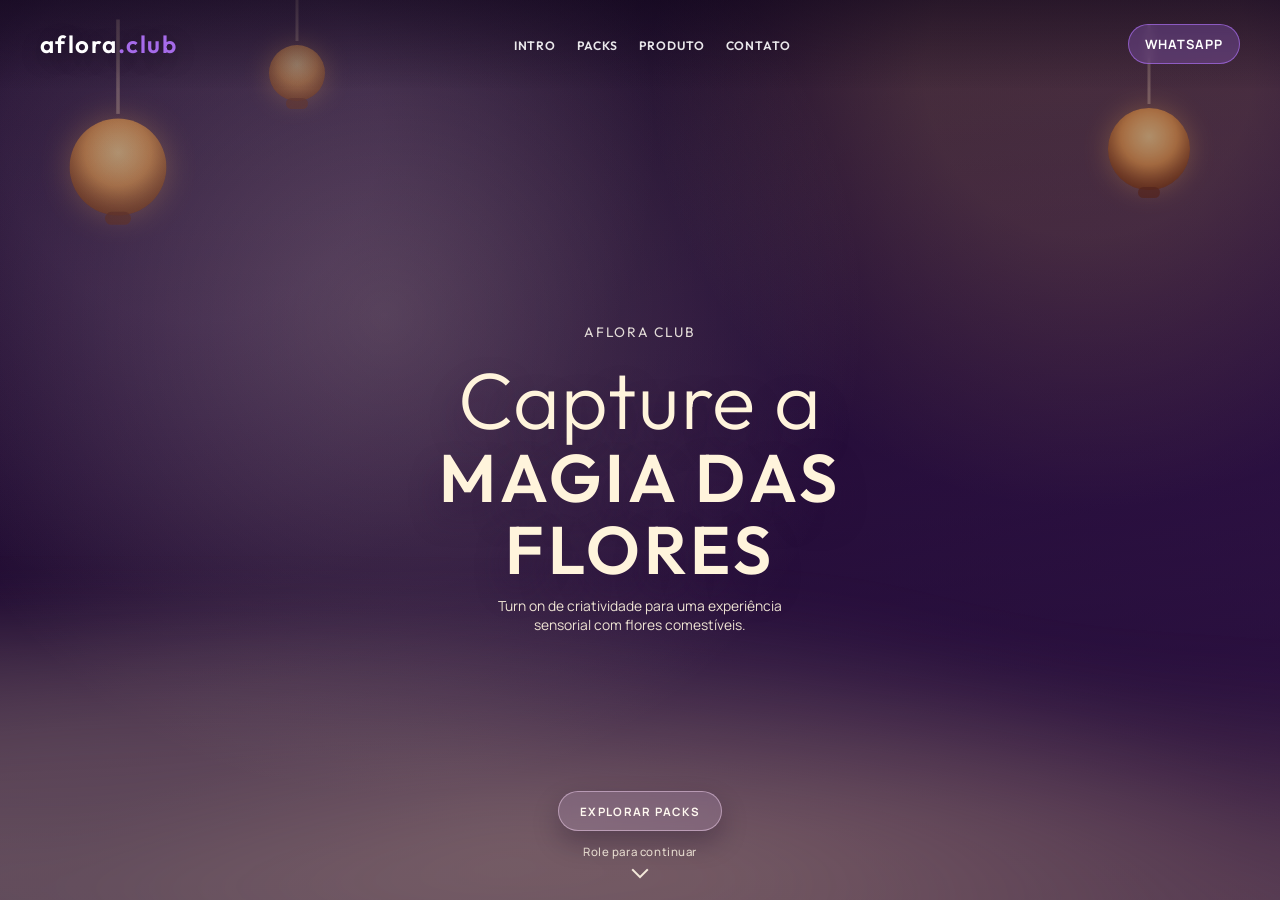
<file: index-v8.html>
<!doctype html>
<html lang="pt-BR">
  <head>
    <meta charset="UTF-8" />
    <meta name="viewport" content="width=device-width, initial-scale=1.0" />
    <title>Aflora Club | V8 Flores Comestiveis</title>
    <meta
      name="description"
      content="Flores comestíveis frescas para restaurantes, cafés e hotéis em Porto Alegre."
    />
    <link rel="preconnect" href="https://fonts.googleapis.com" />
    <link rel="preconnect" href="https://fonts.gstatic.com" crossorigin />
    <link
      href="https://fonts.googleapis.com/css2?family=Outfit:wght@300;400;500;600&family=Manrope:wght@400;500;600;700&display=swap"
      rel="stylesheet"
    />
    <style>
      :root {
        --aflora-lilas-600: #a66bea;
        --aflora-lilas-800: #6d35b3;
        --aflora-roxo-900: #14071f;
        --aflora-roxo-800: #2a0f40;
        --aflora-roxo-700: #4f1f73;
        --aflora-roxo-500: #8e49c9;
        --aflora-lima-500: #d7f05b;
        --aflora-pink-500: #f05fa8;
        --aflora-cream-50: #fffdf8;
        --aflora-cream-100: #f8f4eb;
        --aflora-gray-600: #6b6872;
        --aflora-ink-900: #19161f;
        --aflora-white: #ffffff;
        --success-whatsapp: #25d366;
      }

      * {
        box-sizing: border-box;
        margin: 0;
        padding: 0;
      }

      body {
        font-family: "Manrope", sans-serif;
        color: var(--aflora-ink-900);
        background: linear-gradient(
          160deg,
          var(--aflora-roxo-900) 0%,
          #1f0b34 38%,
          #351455 70%,
          #4a1f70 100%
        );
        overflow-x: hidden;
      }

      .container {
        width: min(1200px, calc(100% - 3rem));
        margin: 0 auto;
      }

      .site-header {
        position: absolute;
        top: 0;
        left: 0;
        width: 100%;
        z-index: 20;
        background: linear-gradient(
          to bottom,
          rgba(17, 6, 28, 0.56),
          rgba(17, 6, 28, 0.02)
        );
      }

      .nav-wrap {
        min-height: 88px;
        display: flex;
        align-items: center;
        justify-content: space-between;
        gap: 2rem;
      }

      .brand {
        font-family: "Outfit", sans-serif;
        font-size: clamp(1.1rem, 1rem + 0.65vw, 1.55rem);
        font-weight: 600;
        letter-spacing: 0.06em;
        color: var(--aflora-white);
        text-transform: lowercase;
        text-decoration: none;
        text-shadow: 0 6px 20px rgba(0, 0, 0, 0.35);
      }

      .brand span {
        color: var(--aflora-lilas-600);
      }

      .main-nav ul {
        list-style: none;
        display: flex;
        align-items: center;
        gap: 1.3rem;
      }

      .main-nav a {
        font-family: "Outfit", sans-serif;
        text-decoration: none;
        color: rgba(255, 255, 255, 0.9);
        font-size: 0.76rem;
        font-weight: 600;
        letter-spacing: 0.08em;
        text-transform: uppercase;
        transition: color 0.2s ease;
      }

      .main-nav a:hover,
      .main-nav a:focus-visible {
        color: var(--aflora-lima-500);
        outline: none;
      }

      .btn {
        font-family: inherit;
        font-weight: 700;
        border: 0;
        border-radius: 999px;
        cursor: pointer;
        text-decoration: none;
        display: inline-flex;
        align-items: center;
        justify-content: center;
        gap: 0.5rem;
        transition:
          transform 0.18s ease,
          filter 0.18s ease,
          box-shadow 0.18s ease;
      }

      .btn:focus-visible {
        outline: 2px solid var(--aflora-lilas-800);
        outline-offset: 2px;
      }

      .btn:hover {
        transform: translateY(-2px);
      }

      .btn-whatsapp {
        background: rgba(166, 107, 234, 0.28);
        color: var(--aflora-white);
        font-size: 0.8rem;
        letter-spacing: 0.08em;
        text-transform: uppercase;
        padding: 0.62rem 1rem;
        border: 1px solid rgba(166, 107, 234, 0.7);
        backdrop-filter: blur(4px);
      }

      .hero {
        min-height: 100vh;
        height: 100dvh;
        display: flex;
        align-items: center;
        justify-content: center;
        overflow: hidden;
        position: relative;
        background: radial-gradient(
            circle at 85% 8%,
            rgba(255, 203, 121, 0.22) 0 12%,
            transparent 32%
          ),
          radial-gradient(
            circle at 15% 15%,
            rgba(223, 161, 255, 0.14) 0 14%,
            transparent 35%
          ),
          linear-gradient(
            165deg,
            var(--aflora-roxo-900) 0%,
            var(--aflora-roxo-800) 38%,
            var(--aflora-roxo-700) 100%
          );
      }

      .hero::before {
        content: "";
        position: absolute;
        inset: 0;
        background:
          radial-gradient(
            circle at 30% 35%,
            rgba(255, 241, 203, 0.2) 0%,
            rgba(255, 241, 203, 0) 45%
          ),
          linear-gradient(
            180deg,
            rgba(17, 6, 28, 0.18) 0%,
            rgba(17, 6, 28, 0.38) 52%,
            rgba(17, 6, 28, 0.68) 100%
          );
        z-index: 1;
      }

      .hero::after {
        content: "";
        position: absolute;
        inset: auto -10% -24% -10%;
        height: 55%;
        background:
          radial-gradient(
            ellipse at 20% 40%,
            rgba(255, 228, 189, 0.26) 0 20%,
            rgba(255, 228, 189, 0) 62%
          ),
          radial-gradient(
            ellipse at 72% 52%,
            rgba(255, 206, 155, 0.18) 0 18%,
            rgba(255, 206, 155, 0) 58%
          ),
          linear-gradient(
            to top,
            rgba(255, 232, 210, 0.22) 0%,
            rgba(255, 232, 210, 0) 70%
          );
        filter: blur(34px);
        z-index: 1;
      }

      .hero-video,
      .hero-decor {
        position: absolute;
        inset: 0;
        z-index: 0;
      }

      .lantern {
        position: absolute;
        width: 82px;
        aspect-ratio: 1;
        border-radius: 50%;
        background: radial-gradient(
          circle at 50% 35%,
          #ffd68f 0%,
          #f4a24f 42%,
          #9b4a1e 85%
        );
        box-shadow:
          0 0 26px rgba(255, 180, 91, 0.45),
          inset 0 -12px 20px rgba(81, 24, 5, 0.4);
        opacity: 0.82;
      }

      .lantern::before {
        content: "";
        position: absolute;
        width: 3px;
        height: 80px;
        background: rgba(255, 222, 190, 0.42);
        left: 50%;
        top: -84px;
        transform: translateX(-50%);
      }

      .lantern::after {
        content: "";
        position: absolute;
        width: 22px;
        height: 11px;
        background: rgba(111, 44, 20, 0.72);
        border-radius: 10px;
        left: 50%;
        bottom: -8px;
        transform: translateX(-50%);
      }

      .lantern-left {
        top: 14%;
        left: 6%;
        transform: scale(1.18);
      }

      .lantern-right {
        top: 12%;
        right: 7%;
        transform: scale(1);
      }

      .lantern-small {
        top: 5%;
        left: 21%;
        width: 56px;
        opacity: 0.72;
      }

      .hero-grid {
        display: flex;
        flex-direction: column;
        align-items: center;
        justify-content: center;
        gap: 0.8rem;
        width: 100%;
        min-height: 100%;
        padding: clamp(6rem, 11vh, 8rem) 0 2.6rem;
        text-align: center;
        position: relative;
        z-index: 2;
      }

      .hero-topline {
        font-family: "Outfit", sans-serif;
        font-size: 0.86rem;
        letter-spacing: 0.12em;
        text-transform: uppercase;
        color: rgba(255, 250, 240, 0.86);
        font-weight: 400;
        margin-bottom: 0.25rem;
        font-style: normal;
      }

      .hero-logo {
        font-family: "Outfit", sans-serif;
        font-size: clamp(1.05rem, 2vw, 1.45rem);
        font-weight: 600;
        letter-spacing: 0.12em;
        line-height: 1;
        color: var(--aflora-white);
        text-transform: uppercase;
        text-shadow: 0 14px 40px rgba(0, 0, 0, 0.45);
        max-width: none;
      }

      .hero-kicker {
        display: inline-flex;
        align-items: center;
        gap: 0.55rem;
        padding: 0.42rem 0.75rem;
        border-radius: 8px;
        font-size: 0.8rem;
        font-weight: 700;
        background: var(--aflora-lima-500);
        color: var(--aflora-ink-900);
        margin-bottom: 0.9rem;
      }

      .hero-content {
        max-width: 640px;
        margin-top: 0;
        padding: 0;
      }

      .hero h1 {
        font-family: "Outfit", sans-serif;
        font-size: clamp(2.1rem, 7vw, 5rem);
        line-height: 1.06;
        letter-spacing: 0.015em;
        color: #fff4dc;
        margin-bottom: 0.7rem;
        text-transform: none;
        font-weight: 300;
        text-shadow: 0 16px 32px rgba(37, 14, 58, 0.42);
      }

      .hero h1 strong {
        display: block;
        font-family: "Outfit", sans-serif;
        font-size: 0.84em;
        text-transform: uppercase;
        letter-spacing: 0.06em;
        font-weight: 600;
      }

      .hero p {
        font-size: clamp(0.85rem, 1.08vw, 1rem);
        color: rgba(255, 245, 225, 0.92);
        line-height: 1.4;
        max-width: 38ch;
        margin-inline: auto;
      }

      .hero-actions {
        position: absolute;
        left: 50%;
        bottom: 1.5rem;
        transform: translateX(-50%);
        margin-top: 0;
        display: flex;
        flex-direction: column;
        align-items: center;
        justify-content: flex-end;
        gap: 0.8rem;
        z-index: 3;
        width: min(640px, 100%);
        pointer-events: none;
      }

      .hero-actions .btn {
        pointer-events: auto;
      }

      .btn-primary {
        background: rgba(236, 202, 255, 0.16);
        color: #fff8f0;
        padding: 0.72rem 1.3rem;
        border-radius: 999px;
        font-size: 0.72rem;
        letter-spacing: 0.12em;
        text-transform: uppercase;
        border: 1px solid rgba(255, 222, 253, 0.45);
        box-shadow: 0 12px 26px rgba(20, 6, 32, 0.28);
        backdrop-filter: blur(6px);
      }

      .btn-primary:hover {
        filter: brightness(0.93);
      }

      .btn-secondary {
        display: none;
      }

      .hero-card {
        display: none;
      }

      .hero-card h2 {
        font-family: "Outfit", sans-serif;
        font-size: 1.12rem;
        margin-bottom: 0.6rem;
        color: var(--aflora-white);
      }

      .hero-card ul {
        list-style: none;
        display: grid;
        gap: 0.75rem;
      }

      .hero-card li {
        padding: 0.66rem 0.72rem;
        border-radius: 10px;
        background: rgba(255, 255, 255, 0.85);
        border: 1px solid rgba(255, 255, 255, 0.25);
        font-size: 0.86rem;
        font-weight: 700;
      }

      .hero-card small {
        margin-top: 0.75rem;
        display: block;
        color: rgba(255, 255, 255, 0.82);
        font-size: 0.78rem;
      }

      .scroll-cue {
        color: rgba(255, 246, 229, 0.9);
        font-size: 0.72rem;
        letter-spacing: 0.05em;
        text-transform: none;
        font-weight: 500;
        display: inline-flex;
        flex-direction: column;
        align-items: center;
        gap: 0.3rem;
        pointer-events: none;
      }

      .scroll-cue::after {
        content: "";
        width: 10px;
        height: 10px;
        border-right: 2px solid rgba(255, 246, 229, 0.92);
        border-bottom: 2px solid rgba(255, 246, 229, 0.92);
        transform: rotate(45deg);
        animation: scroll-arrow-bounce 1.2s ease-in-out infinite;
      }

      @keyframes scroll-arrow-bounce {
        0%,
        100% {
          transform: rotate(45deg) translate(0, 0);
          opacity: 0.9;
        }
        50% {
          transform: rotate(45deg) translate(4px, 4px);
          opacity: 0.55;
        }
      }

      @media (max-width: 980px) {
        .main-nav {
          display: none;
        }

        .nav-wrap {
          min-height: 76px;
        }

        .hero {
          height: auto;
          min-height: 100vh;
        }

        .hero-grid {
          row-gap: 0.9rem;
          padding-top: 6.1rem;
          padding-bottom: 1rem;
        }

        .hero-actions {
          bottom: 1rem;
        }

        .hero-logo {
          font-size: clamp(0.95rem, 4.8vw, 1.2rem);
        }

        .hero-content {
          margin: 0.4rem 0 0;
          max-width: 100%;
        }

        .hero-topline {
          margin-bottom: 0.5rem;
        }

        .hero h1 {
          font-size: clamp(2rem, 10vw, 3.2rem);
        }

        .hero p {
          max-width: 27ch;
        }

        .hero-actions {
          align-items: center;
          width: calc(100% - 2rem);
        }
      }
    </style>
  </head>
  <body>
    <header class="site-header">
      <div class="container nav-wrap">
        <a class="brand" href="#">aflora<span>.club</span></a>

        <nav class="main-nav" aria-label="Menu principal">
          <ul>
            <li><a href="#inicio">Intro</a></li>
            <li><a href="#packs">Packs</a></li>
            <li><a href="#produto">Produto</a></li>
            <li><a href="#contato">Contato</a></li>
          </ul>
        </nav>

        <a
          class="btn btn-whatsapp"
          href="https://wa.me/5551999999999?text=Ol%C3%A1%21%20Quero%20fazer%20um%20pedido%20de%20flores%20comest%C3%ADveis."
          target="_blank"
          rel="noopener noreferrer"
          aria-label="Falar no WhatsApp"
        >
          WhatsApp
        </a>
      </div>
    </header>

    <main id="inicio">
      <section class="hero">
        <div class="hero-decor" aria-hidden="true">
          <div class="lantern lantern-left"></div>
          <div class="lantern lantern-right"></div>
          <div class="lantern lantern-small"></div>
        </div>
        <div class="container hero-grid">
          <div class="hero-topline">Aflora Club</div>

          <div class="hero-content">
            <h1>Capture a <strong>magia das flores</strong></h1>
            <p>
              Turn on de criatividade para uma experiência sensorial com flores
              comestíveis.
            </p>
          </div>

          <div class="hero-actions">
            <a class="btn btn-primary" href="#packs">Explorar packs</a>
            <a
              class="btn btn-secondary"
              href="https://wa.me/5551999999999?text=Ol%C3%A1%21%20Quero%20conhecer%20os%20packs%20de%20flores%20comest%C3%ADveis."
              target="_blank"
              rel="noopener noreferrer"
            >
              Pedir no WhatsApp
            </a>
            <div class="scroll-cue">Role para continuar</div>
          </div>

        </div>
      </section>
    </main>
  </body>
</html>
</file>
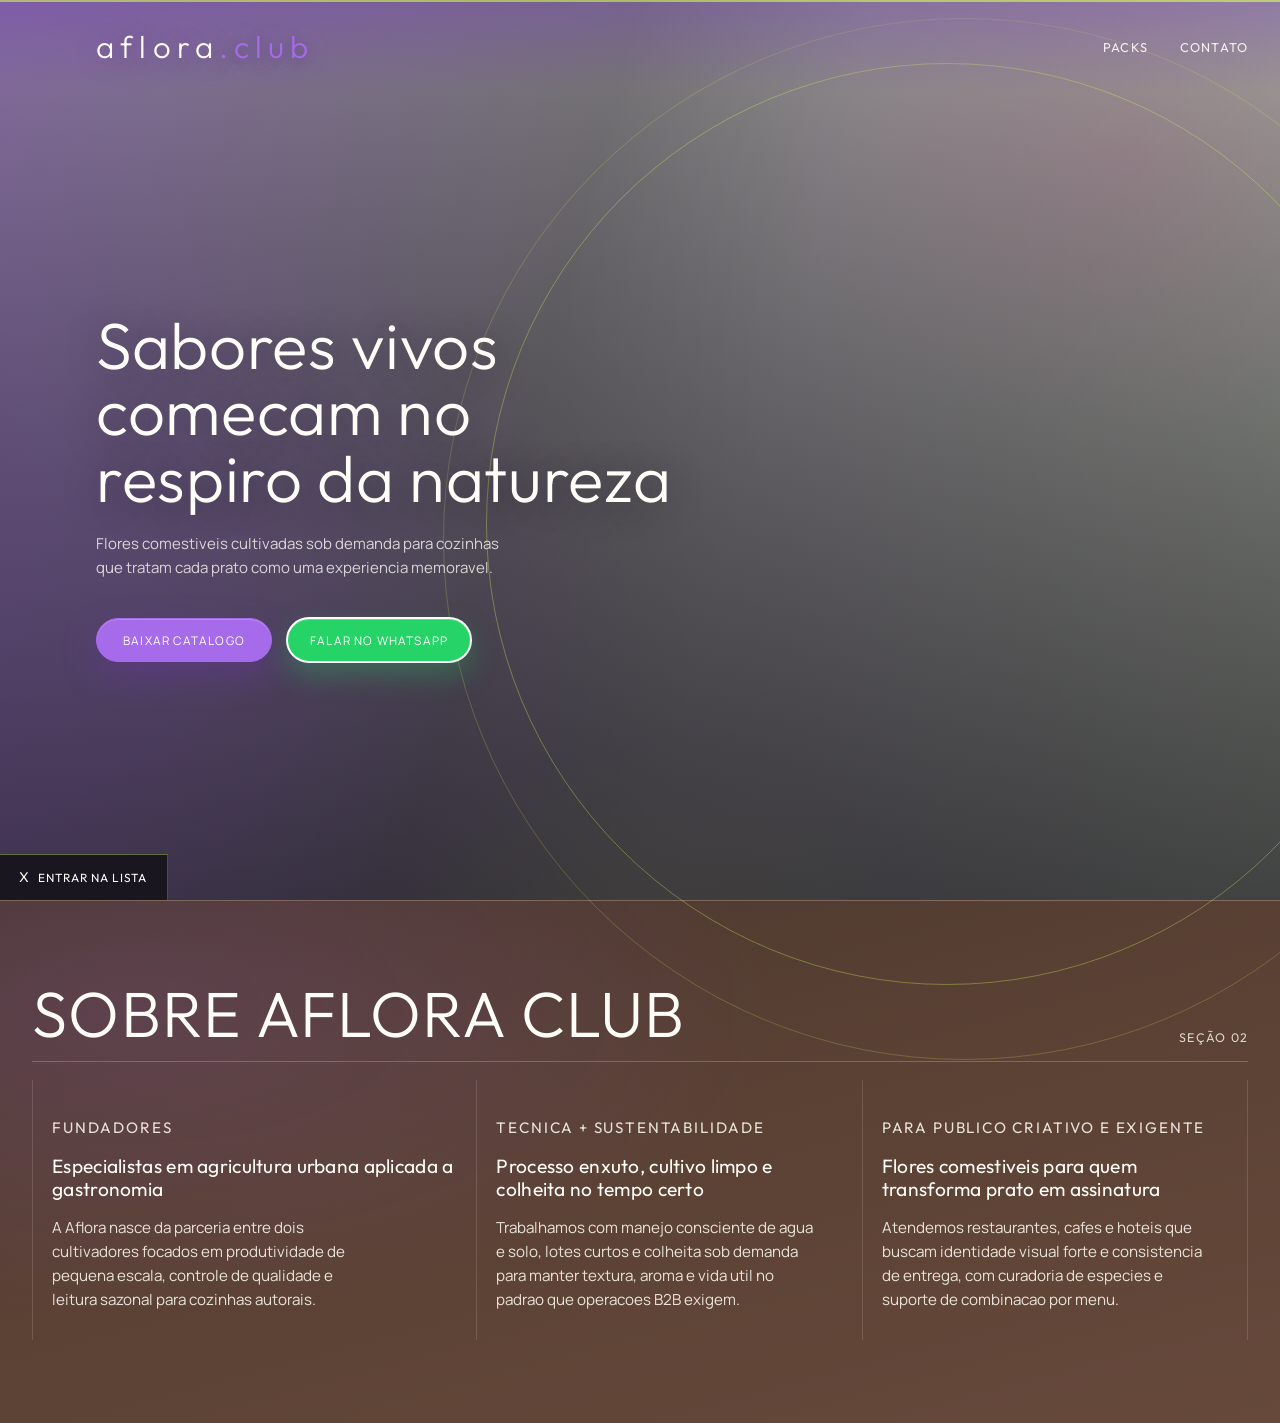
<file: index-v9.html>
<!doctype html>
<html lang="pt-BR">
  <head>
    <meta charset="UTF-8" />
    <meta name="viewport" content="width=device-width, initial-scale=1.0" />
    <title>Aflora Club | V9 Hero Marca</title>
    <meta
      name="description"
      content="Hero com paleta Aflora: lilas, lima e cream sobre video."
    />
    <link rel="preconnect" href="https://fonts.googleapis.com" />
    <link rel="preconnect" href="https://fonts.gstatic.com" crossorigin />
    <link
      href="https://fonts.googleapis.com/css2?family=Outfit:wght@300;400;500;600&family=Manrope:wght@400;500;600&display=swap"
      rel="stylesheet"
    />
    <style>
      :root {
        --aflora-lilas-600: #a66bea;
        --aflora-lilas-800: #6d35b3;
        --aflora-lima-500: #d7f05b;
        --aflora-pink-500: #f05fa8;
        --aflora-verde-500: #5c8f3a;
        --aflora-cream-50: #fffdf8;
        --aflora-cream-100: #f8f4eb;
        --aflora-gray-600: #6b6872;
        --aflora-ink-900: #19161f;
        --aflora-white: #ffffff;
        --success-whatsapp: #25d366;
        --text-100: var(--aflora-cream-50);
        --text-300: rgba(255, 253, 248, 0.78);
        --line-200: rgba(166, 107, 234, 0.45);
        --hero-align-inset: clamp(0rem, 5vw, 4.5rem);
      }

      * {
        box-sizing: border-box;
        margin: 0;
        padding: 0;
      }

      html,
      body {
        min-height: 100%;
      }

      body {
        /* Stack igual a V7 Taste: Manrope texto + Outfit titulos/UI */
        font-family: "Manrope", sans-serif;
        font-weight: 400;
        font-optical-sizing: auto;
        background: var(--aflora-cream-50);
        color: var(--aflora-ink-900);
        overflow-x: hidden;
      }

      .container {
        width: min(1320px, calc(100% - 4rem));
        margin: 0 auto;
      }

      .hero {
        position: relative;
        min-height: 100dvh;
        isolation: isolate;
        color: var(--text-100);
        background:
          linear-gradient(
            105deg,
            rgba(109, 53, 179, 0.52) 0%,
            rgba(25, 22, 31, 0.4) 42%,
            rgba(25, 22, 31, 0.26) 58%,
            rgba(92, 143, 58, 0.18) 100%
          ),
          linear-gradient(
            180deg,
            rgba(255, 253, 248, 0.1) 0%,
            rgba(25, 22, 31, 0.62) 100%
          );
      }

      .hero-video {
        position: absolute;
        inset: 0;
        width: 100%;
        height: 100%;
        object-fit: cover;
        z-index: -3;
        filter: saturate(86%) contrast(97%) brightness(72%);
      }

      .hero::after {
        content: "";
        position: absolute;
        inset: 0;
        z-index: -2;
        pointer-events: none;
        background:
          linear-gradient(
            180deg,
            rgba(25, 22, 31, 0.28) 0%,
            rgba(25, 22, 31, 0.52) 100%
          ),
          radial-gradient(
            70% 85% at 12% 72%,
            rgba(166, 107, 234, 0.26) 0%,
            rgba(166, 107, 234, 0) 55%
          ),
          radial-gradient(
            55% 60% at 88% 18%,
            rgba(240, 95, 168, 0.17) 0%,
            rgba(240, 95, 168, 0) 50%
          ),
          radial-gradient(
            50% 55% at 50% 108%,
            rgba(215, 240, 91, 0.14) 0%,
            rgba(215, 240, 91, 0) 45%
          );
      }

      .hero-rings {
        position: absolute;
        inset: 0;
        pointer-events: none;
        z-index: -1;
      }

      .hero-rings::before,
      .hero-rings::after {
        content: "";
        position: absolute;
        border: 1px solid rgba(215, 240, 91, 0.35);
        border-radius: 50%;
      }

      .hero-rings::before {
        width: min(79vw, 920px);
        aspect-ratio: 1 / 1;
        right: -10vw;
        top: 7vh;
      }

      .hero-rings::after {
        width: min(84vw, 1040px);
        aspect-ratio: 1 / 1;
        right: -16vw;
        top: 2vh;
        opacity: 0.62;
      }

      .site-header {
        position: absolute;
        inset: 0 0 auto 0;
        z-index: 3;
        border-top: 2px solid rgba(215, 240, 91, 0.55);
        background: linear-gradient(
          to bottom,
          rgba(109, 53, 179, 0.35),
          rgba(25, 22, 31, 0)
        );
      }

      .nav-wrap {
        min-height: 88px;
        display: flex;
        align-items: center;
        justify-content: space-between;
        gap: 1.5rem;
        padding-left: var(--hero-align-inset);
      }

      .brand {
        font-family: "Outfit", sans-serif;
        font-size: 1.95rem;
        font-weight: 300;
        letter-spacing: 0.2em;
        text-transform: lowercase;
        color: var(--aflora-cream-50);
        text-decoration: none;
        text-shadow: 0 2px 24px rgba(109, 53, 179, 0.45);
      }

      /* Cor do sufixo: precisa specificity acima da heranca do link */
      a.brand .brand-tld {
        color: #a66bea;
        text-shadow:
          0 0 20px rgba(166, 107, 234, 0.55),
          0 2px 12px rgba(25, 22, 31, 0.35);
      }

      .nav-links {
        list-style: none;
        display: flex;
        align-items: center;
        gap: 2rem;
      }

      .nav-links a {
        font-family: "Outfit", sans-serif;
        font-size: 0.8rem;
        letter-spacing: 0.09em;
        color: rgba(255, 253, 248, 0.9);
        text-decoration: none;
        text-transform: uppercase;
        transition: color 0.3s cubic-bezier(0.16, 1, 0.3, 1);
      }

      .nav-links a:hover,
      .nav-links a:focus-visible {
        color: var(--aflora-lima-500);
        outline: none;
      }

      .hero-content {
        min-height: 100dvh;
        display: grid;
        align-content: center;
        padding-top: 8.6rem;
        padding-bottom: 5rem;
      }

      .hero-copy {
        max-width: 680px;
        margin-left: var(--hero-align-inset);
      }

      .hero-kicker {
        font-family: "Outfit", sans-serif;
        font-size: 0.74rem;
        letter-spacing: 0.17em;
        text-transform: uppercase;
        color: var(--aflora-ink-900);
        display: inline-flex;
        align-items: center;
        padding: 0.45rem 0.75rem;
        border-radius: 999px;
        background: var(--aflora-lima-500);
        box-shadow: 0 10px 28px rgba(109, 53, 179, 0.25);
      }

      h1 {
        margin-top: 1.1rem;
        font-family: "Outfit", sans-serif;
        font-size: clamp(2.2rem, 5.1vw, 4.9rem);
        line-height: 1.02;
        font-weight: 300;
        letter-spacing: 0.01em;
        color: var(--aflora-cream-50);
        max-width: 15ch;
        text-wrap: balance;
        text-shadow: 0 4px 36px rgba(25, 22, 31, 0.45);
      }

      .hero-subtitle {
        font-family: "Manrope", sans-serif;
        margin-top: 1.3rem;
        max-width: 46ch;
        font-size: clamp(0.94rem, 1.1vw, 1.06rem);
        font-weight: 400;
        color: var(--text-300);
        line-height: 1.58;
      }

      .hero-actions {
        margin-top: 2.35rem;
        display: flex;
        align-items: center;
        gap: 0.9rem;
      }

      .btn {
        font-family: "Manrope", sans-serif;
        border-radius: 999px;
        min-width: 176px;
        padding: 0.78rem 1.35rem;
        text-decoration: none;
        text-align: center;
        color: var(--aflora-white);
        font-size: 0.74rem;
        letter-spacing: 0.1em;
        text-transform: uppercase;
        backdrop-filter: blur(5px);
        transition:
          transform 0.28s cubic-bezier(0.16, 1, 0.3, 1),
          border-color 0.28s cubic-bezier(0.16, 1, 0.3, 1),
          background-color 0.28s cubic-bezier(0.16, 1, 0.3, 1),
          filter 0.28s cubic-bezier(0.16, 1, 0.3, 1);
      }

      .btn:hover {
        transform: translateY(-1px);
        filter: brightness(0.92);
      }

      .btn:focus-visible {
        transform: translateY(-1px);
        outline: 2px solid var(--aflora-lilas-800);
        outline-offset: 2px;
      }

      .btn:active {
        transform: scale(0.98);
      }

      .btn-primary {
        border: 1px solid var(--aflora-lilas-600);
        background: var(--aflora-lilas-600);
        box-shadow:
          inset 0 1px 0 rgba(255, 255, 255, 0.22),
          0 14px 34px rgba(109, 53, 179, 0.35);
      }

      .btn-secondary {
        border: 2px solid var(--aflora-white);
        background: var(--success-whatsapp);
        color: var(--aflora-white);
        box-shadow:
          inset 0 1px 0 rgba(255, 255, 255, 0.25),
          0 12px 28px rgba(37, 211, 102, 0.28);
      }

      .join-tag {
        position: absolute;
        left: 0;
        bottom: 0;
        z-index: 4;
        display: inline-flex;
        align-items: center;
        gap: 0.5rem;
        padding: 0.95rem 1.2rem;
        background: var(--aflora-ink-900);
        color: var(--aflora-cream-50);
        text-decoration: none;
        font-family: "Outfit", sans-serif;
        font-size: 0.74rem;
        letter-spacing: 0.08em;
        text-transform: uppercase;
        border-top: 1px solid rgba(215, 240, 91, 0.4);
        border-right: 1px solid rgba(166, 107, 234, 0.45);
      }

      .join-tag span {
        font-size: 0.88rem;
        line-height: 1;
      }

      .about-editorial {
        background:
          radial-gradient(
            120% 140% at 10% 20%,
            rgba(166, 107, 234, 0.16) 0%,
            rgba(166, 107, 234, 0) 42%
          ),
          linear-gradient(
            165deg,
            #4a362d 0%,
            #5a4134 46%,
            #66493b 100%
          );
        color: var(--aflora-cream-50);
        border-top: 1px solid rgba(248, 244, 235, 0.2);
      }

      .about-wrap {
        padding: clamp(3.2rem, 7vw, 5.2rem) 0;
      }

      .about-head {
        display: flex;
        align-items: flex-end;
        justify-content: space-between;
        gap: 1rem;
        border-bottom: 1px solid rgba(248, 244, 235, 0.22);
        padding-bottom: 1rem;
      }

      .about-title {
        font-family: "Outfit", sans-serif;
        font-size: clamp(2rem, 5vw, 4.2rem);
        font-weight: 300;
        letter-spacing: 0.02em;
        line-height: 0.95;
        text-transform: uppercase;
      }

      .about-count {
        font-family: "Outfit", sans-serif;
        font-size: 0.78rem;
        letter-spacing: 0.1em;
        color: rgba(248, 244, 235, 0.82);
        text-transform: uppercase;
      }

      .about-grid {
        display: grid;
        grid-template-columns: 1.15fr 1fr 1fr;
        margin-top: 1.1rem;
        border-left: 1px solid rgba(248, 244, 235, 0.14);
        border-right: 1px solid rgba(248, 244, 235, 0.14);
      }

      .about-col {
        padding: 1.4rem 1.2rem 1.7rem;
        min-height: 235px;
      }

      .about-col + .about-col {
        border-left: 1px solid rgba(248, 244, 235, 0.14);
      }

      .about-label {
        font-family: "Outfit", sans-serif;
        font-size: 0.72rem;
        letter-spacing: 0.12em;
        text-transform: uppercase;
        color: rgba(248, 244, 235, 0.76);
      }

      .about-col h3 {
        margin-top: 0.9rem;
        font-family: "Outfit", sans-serif;
        font-size: 1.2rem;
        font-weight: 400;
        letter-spacing: 0.015em;
        line-height: 1.2;
      }

      .about-col p {
        margin-top: 0.9rem;
        max-width: 36ch;
        font-size: 0.95rem;
        line-height: 1.6;
        color: rgba(248, 244, 235, 0.9);
      }

      @media (max-width: 980px) {
        .container {
          width: calc(100% - 2rem);
        }

        .nav-links {
          gap: 1.1rem;
        }

        .hero-content {
          padding-top: 6.7rem;
        }

        .hero-copy {
          margin-left: 0;
          max-width: 620px;
        }

        .site-header .nav-wrap {
          padding-left: 0;
        }

        .hero-rings::before {
          width: min(98vw, 780px);
          right: -38vw;
          top: 14vh;
        }

        .hero-rings::after {
          width: min(108vw, 860px);
          right: -45vw;
          top: 8vh;
        }

        .about-grid {
          grid-template-columns: 1fr;
        }

        .about-col + .about-col {
          border-left: 0;
          border-top: 1px solid rgba(248, 244, 235, 0.14);
        }
      }

      @media (max-width: 640px) {
        .brand {
          font-size: 1.55rem;
          letter-spacing: 0.16em;
        }

        .nav-links li:first-child {
          display: none;
        }

        h1 {
          max-width: 14ch;
        }

        .hero-actions {
          flex-direction: column;
          align-items: stretch;
          width: min(290px, 100%);
        }

        .btn {
          min-width: 0;
          width: 100%;
        }

        .join-tag {
          padding: 0.82rem 1rem;
        }

        .about-head {
          align-items: flex-start;
          flex-direction: column;
        }
      }
    </style>
  </head>
  <body>
    <main class="hero" id="inicio">
      <video
        class="hero-video"
        src="hero-imgs/magnific_use-this-image-as-the-bas_2886030875.mp4"
        autoplay
        muted
        loop
        playsinline
        aria-hidden="true"
      ></video>
      <div class="hero-rings" aria-hidden="true"></div>

      <header class="site-header">
        <div class="container nav-wrap">
          <a class="brand" href="#">aflora<span class="brand-tld">.club</span></a>

          <ul class="nav-links" aria-label="Menu principal">
            <li><a href="#packs">Packs</a></li>
            <li><a href="#contato">Contato</a></li>
          </ul>
        </div>
      </header>

      <div class="container hero-content">
        <div class="hero-copy">
          <h1>Sabores vivos comecam no respiro da natureza</h1>
          <p class="hero-subtitle">
            Flores comestiveis cultivadas sob demanda para cozinhas que tratam
            cada prato como uma experiencia memoravel.
          </p>

          <div class="hero-actions">
            <a class="btn btn-primary" href="#packs">Baixar catalogo</a>
            <a
              class="btn btn-secondary"
              href="https://wa.me/5551999999999?text=Ol%C3%A1%21%20Quero%20fazer%20um%20pedido%20de%20flores%20comest%C3%ADveis."
              target="_blank"
              rel="noopener noreferrer"
              >Falar no WhatsApp</a
            >
          </div>
        </div>
      </div>

      <a class="join-tag" href="#contato"><span>x</span> Entrar na lista</a>
    </main>

    <section class="about-editorial" id="sobre">
      <div class="container about-wrap">
        <div class="about-head">
          <h2 class="about-title">Sobre Aflora Club</h2>
          <span class="about-count">Seção 02</span>
        </div>

        <div class="about-grid">
          <article class="about-col">
            <p class="about-label">Fundadores</p>
            <h3>Especialistas em agricultura urbana aplicada a gastronomia</h3>
            <p>
              A Aflora nasce da parceria entre dois cultivadores focados em
              produtividade de pequena escala, controle de qualidade e leitura
              sazonal para cozinhas autorais.
            </p>
          </article>

          <article class="about-col">
            <p class="about-label">Tecnica + Sustentabilidade</p>
            <h3>Processo enxuto, cultivo limpo e colheita no tempo certo</h3>
            <p>
              Trabalhamos com manejo consciente de agua e solo, lotes curtos e
              colheita sob demanda para manter textura, aroma e vida util no
              padrao que operacoes B2B exigem.
            </p>
          </article>

          <article class="about-col">
            <p class="about-label">Para publico criativo e exigente</p>
            <h3>Flores comestiveis para quem transforma prato em assinatura</h3>
            <p>
              Atendemos restaurantes, cafes e hoteis que buscam identidade
              visual forte e consistencia de entrega, com curadoria de especies
              e suporte de combinacao por menu.
            </p>
          </article>
        </div>
      </div>
    </section>
  </body>
</html>
</file>
<file: design-tokens-aflora.css>
:root {
  /* Brand core */
  --aflora-lilas-600: #a66bea;
  --aflora-lilas-800: #6d35b3;
  --aflora-lima-500: #d7f05b;
  --aflora-pink-500: #f05fa8;
  --aflora-verde-500: #5c8f3a;

  /* Neutrals */
  --aflora-cream-50: #fffdf8;
  --aflora-cream-100: #f8f4eb;
  --aflora-gray-600: #6b6872;
  --aflora-ink-900: #19161f;
  --aflora-white: #ffffff;

  /* Semantic */
  --success-whatsapp: #25d366;
  --warning-harvest: #e6b94a;
  --error-stock: #c64a57;

  /* Typography */
  --font-display: "Outfit", "Segoe UI", sans-serif;
  --font-body: "Manrope", "Segoe UI", sans-serif;
  --fs-display: clamp(2.2rem, 4vw, 4.5rem);
  --fs-h1: clamp(1.8rem, 3vw, 3rem);
  --fs-h2: clamp(1.35rem, 2.2vw, 2.1rem);
  --fs-body: 1rem;
  --fs-small: 0.875rem;

  /* Spacing */
  --space-1: 4px;
  --space-2: 8px;
  --space-3: 12px;
  --space-4: 16px;
  --space-6: 24px;
  --space-8: 32px;
  --space-12: 48px;
  --space-16: 64px;

  /* Radius */
  --radius-sm: 10px;
  --radius-md: 16px;
  --radius-lg: 24px;
  --radius-pill: 999px;

  /* Elevation */
  --shadow-soft: 0 8px 24px rgba(25, 22, 31, 0.08);
  --shadow-float: 0 18px 40px rgba(109, 53, 179, 0.22);

  /* Gradients */
  --gradient-hero-aflora: linear-gradient(
    135deg,
    #6d35b3 0%,
    #a66bea 38%,
    #f05fa8 68%,
    #d7f05b 100%
  );
  --gradient-card-flora: linear-gradient(
    160deg,
    #fffdf8 0%,
    #f8f4eb 40%,
    #eaf7b8 100%
  );
  --gradient-overlay-photo: linear-gradient(
    180deg,
    rgba(25, 22, 31, 0.08) 0%,
    rgba(25, 22, 31, 0.58) 100%
  );

  /**
   * Hero index-v11: 10 variantes de fundo (somente texto claro / #eef5e7 como hoje).
   * Troca a ativa assim: numa linha só,
   *   --hero-v11-background: var(--hero-bg-08);
   */
  --hero-bg-01: linear-gradient(165deg, #152a18 0%, #1d3a1f 48%, #162f1a 100%);
  --hero-bg-02: linear-gradient(148deg, #12332c 0%, #174038 52%, #1a2f28 100%);
  --hero-bg-03: linear-gradient(172deg, #1c2718 0%, #263622 45%, #1e2a17 100%);
  --hero-bg-04: linear-gradient(158deg, #1a2420 0%, #27322c 55%, #1c2621 100%);
  --hero-bg-05: linear-gradient(138deg, #242018 0%, #2a2820 40%, #1e221c 100%);
  --hero-bg-06: radial-gradient(120% 100% at 12% 0%, #1e3224 0%, #152519 52%, #101c14 100%);
  --hero-bg-07: linear-gradient(168deg, #1a2628 0%, #253132 48%, #1a2226 100%);
  --hero-bg-08: linear-gradient(156deg, #18251c 8%, #324d38 50%, #152218 92%);
  --hero-bg-09: linear-gradient(165deg, #1f1f24 0%, #28242c 42%, #1a1e22 100%);
  --hero-bg-10: linear-gradient(
    160deg,
    #1e2f22 0%,
    rgba(92, 143, 58, 0.28) 45%,
    #162318 100%
  );

  --hero-v11-background: var(--hero-bg-08);

  /**
   * Secção Sobre (index-v11 #sobre): 10 variantes (texto creme atual).
   * Ativa via --about-section-background (troca NN em var(--about-bg-NN)).
   */
  --about-bg-01: linear-gradient(
    160deg,
    var(--aflora-lilas-800) 0%,
    var(--aflora-lilas-600) 55%,
    #9356d4 100%
  );
  --about-bg-02: linear-gradient(145deg, #483670 0%, #5f4888 46%, var(--aflora-lilas-600) 100%);
  --about-bg-03: linear-gradient(168deg, #0a565a 0%, #0d6f74 50%, #0a4f52 100%);
  --about-bg-04: linear-gradient(152deg, #39542e 0%, #486c3a 50%, var(--aflora-verde-500) 100%);
  --about-bg-05: linear-gradient(155deg, #5c3f56 0%, #755462 52%, #4d3f51 100%);
  --about-bg-06: linear-gradient(170deg, #2a3a52 0%, #3a5470 48%, #253344 100%);
  --about-bg-07: radial-gradient(115% 120% at 88% -5%, #6f4f68 0%, #4f3f58 52%, #352839 100%);
  --about-bg-08: linear-gradient(158deg, #493d72 0%, #624090 52%, var(--aflora-lilas-800) 100%);
  --about-bg-09: linear-gradient(162deg, #1a5a54 0%, #238074 52%, #185550 100%);
  --about-bg-10: linear-gradient(148deg, #39324c 0%, #483c62 52%, var(--aflora-lilas-800) 100%);

  --about-section-background: #ffffff;

  /**
   * Secção 3 (packs-split): fundo fixo claro (index-v11).
   */
  --packs3-bg-01: #0a5c61;
  --packs3-bg-02: #0d6f74;
  --packs3-bg-03: #0f5558;
  --packs3-bg-04: #13524c;
  --packs3-bg-05: #1e403c;
  --packs3-bg-06: #11696d;
  --packs3-bg-07: #184238;
  --packs3-bg-08: #2b6b60;
  --packs3-media-bg: #eef5e7;

  --packs3-section-background: #eef5e7;
  --packs3-copy-background: #eef5e7;
}
</file>
